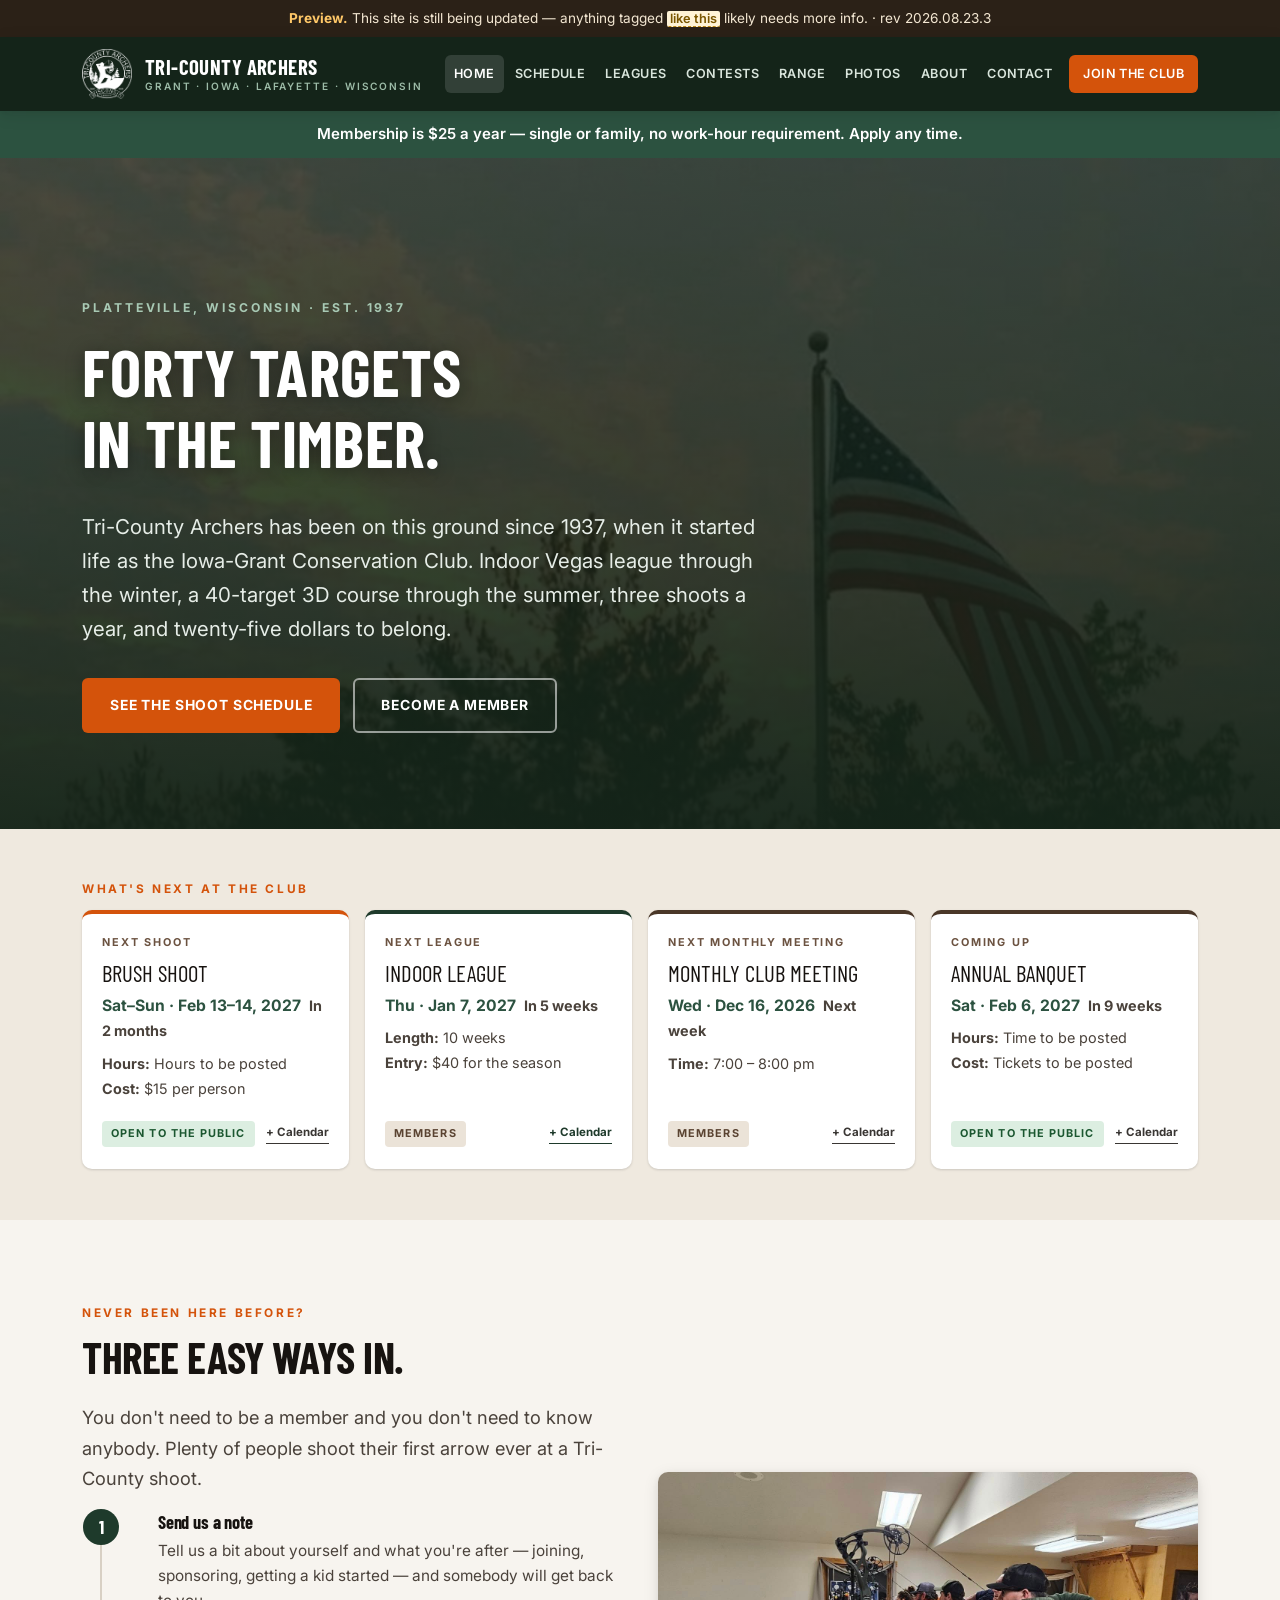
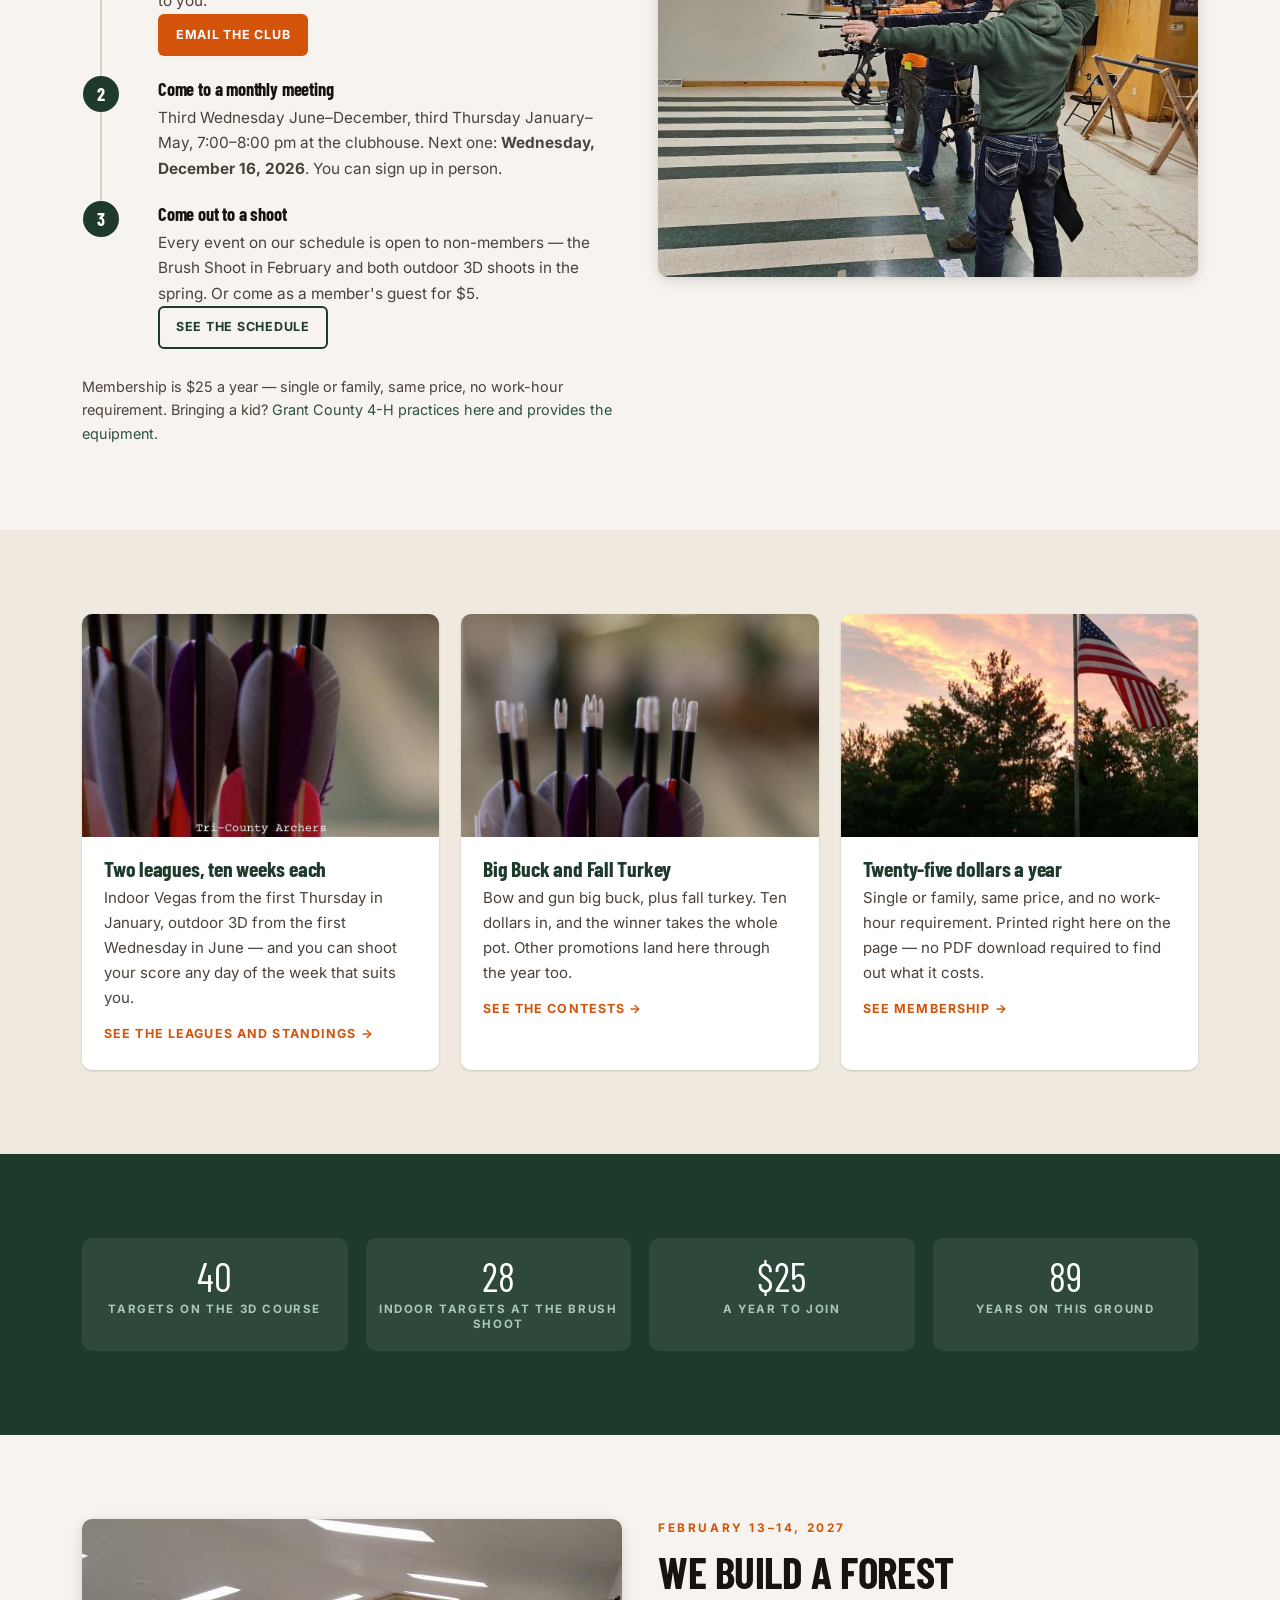
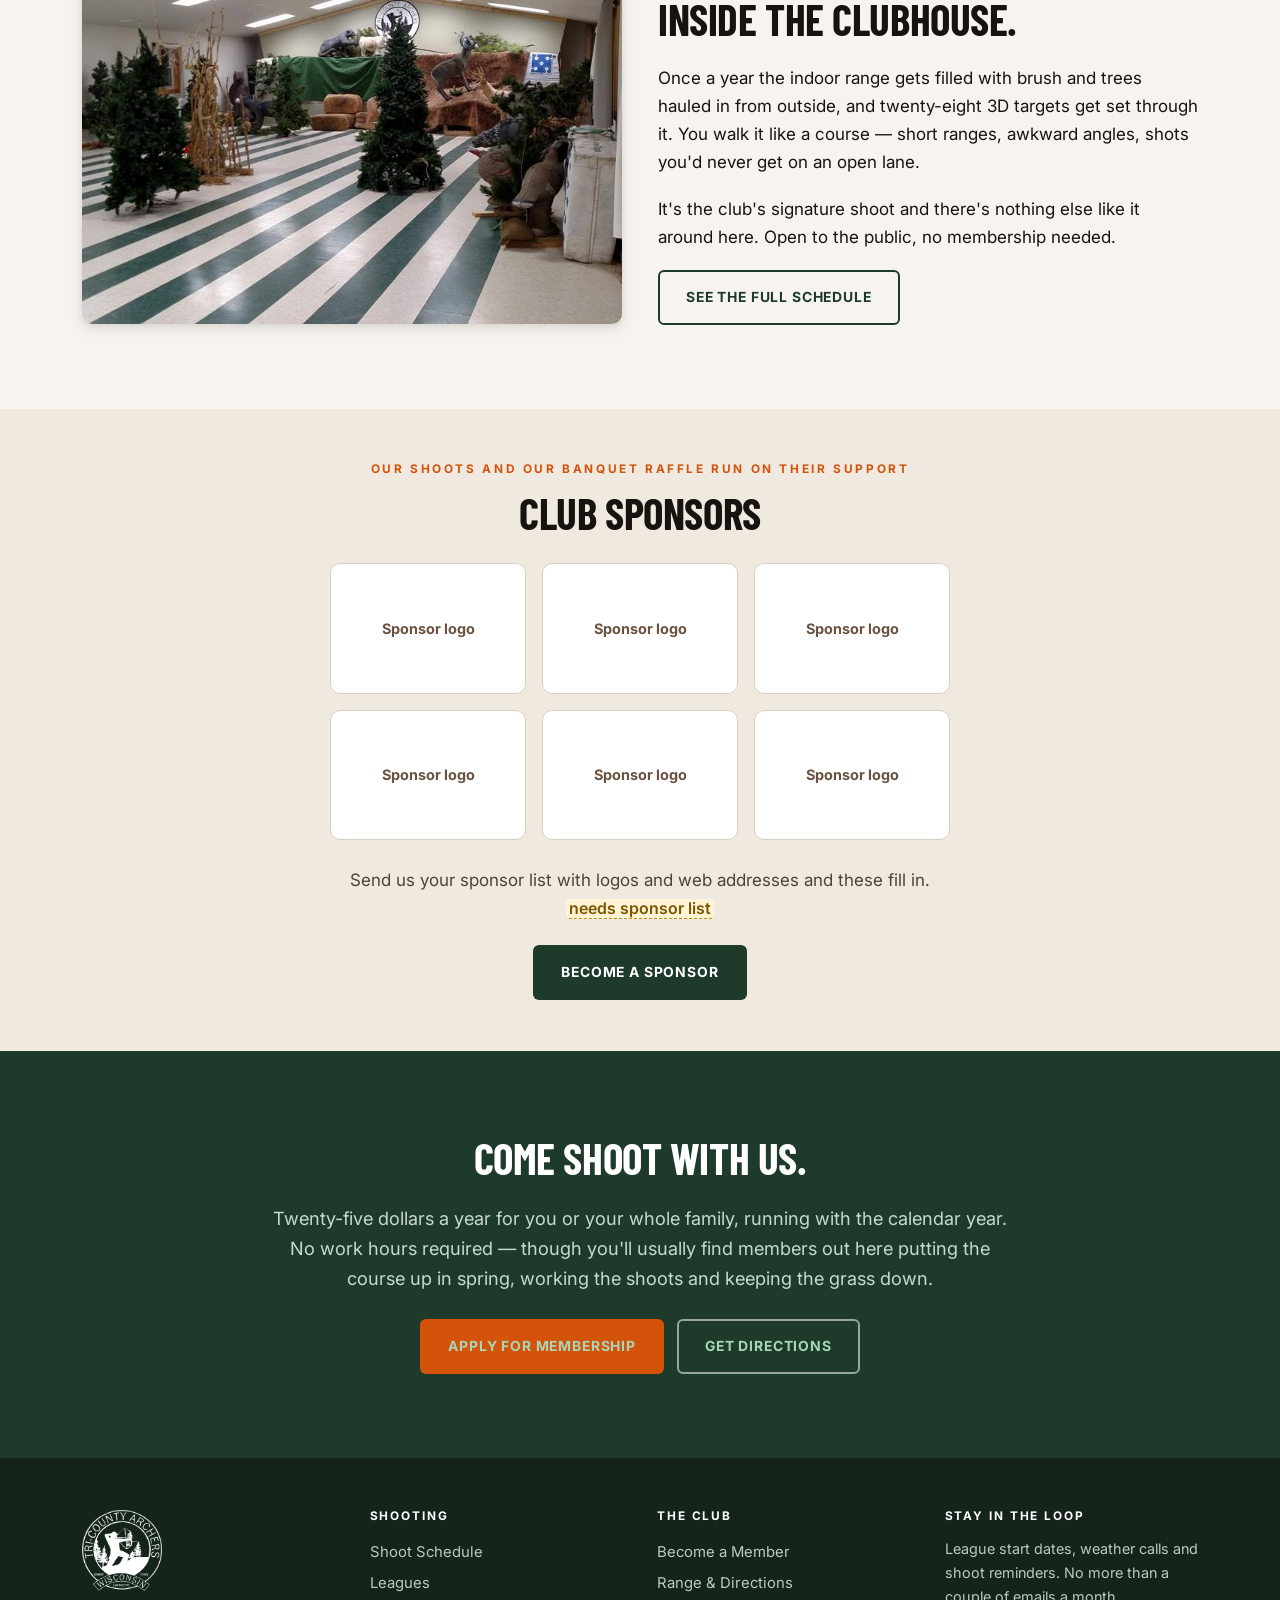
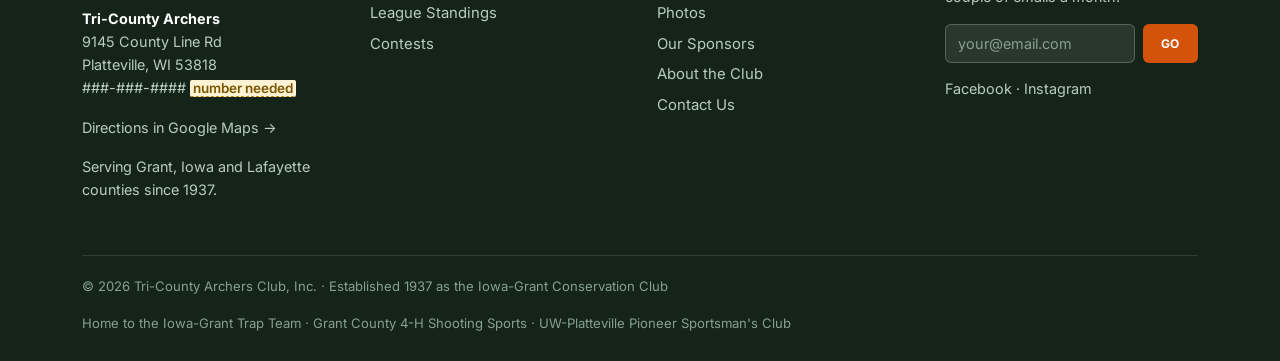
<file: index.html>
<!DOCTYPE html>
<html lang="en">
<head>
<meta charset="utf-8">
<meta name="viewport" content="width=device-width, initial-scale=1">
<title>Home · Tri-County Archers · Platteville, Wisconsin</title>
<meta name="description" content="Tri-County Archers is an archery club in Platteville, Wisconsin serving Grant, Iowa and Lafayette counties. Established 1937. 3D shoots, indoor Vegas league, outdoor 3D league. $25 a year.">
<link rel="icon" href="favicon.png">
<link rel="preconnect" href="https://fonts.googleapis.com">
<link rel="preconnect" href="https://fonts.gstatic.com" crossorigin>
<link href="https://fonts.googleapis.com/css2?family=Barlow+Condensed:wght@600;700&family=Inter:wght@400;600;700&display=swap" rel="stylesheet">
<link rel="stylesheet" href="assets/css/site.css?v=2026.08.23.3">
</head>
<body>
<div class="draftbar"><div class="wrap"><strong>Preview.</strong> This site is still being updated — anything tagged <span class="tbd">like this</span> likely needs more info. · rev 2026.08.23.3</div></div>
<header class="hdr">
  <div class="hdr-in">
    <a class="brand" href="index.html">
      <img src="assets/img/logo-white.png" alt="Tri-County Archers logo">
      <span class="brand-txt">
        <span class="brand-name">Tri-County Archers</span>
        <span class="brand-sub">Grant · Iowa · Lafayette · Wisconsin</span>
      </span>
    </a>
    <button class="burger" aria-label="Menu">☰</button>
    <nav class="nav">
      <a href="index.html" class="on">Home</a><a href="schedule.html" class="">Schedule</a><a href="leagues.html" class="">Leagues</a><a href="contests.html" class="">Contests</a><a href="range.html" class="">Range</a><a href="photos.html" class="">Photos</a><a href="about.html" class="">About</a><a href="contact.html" class="">Contact</a>
      <a href="membership.html" class="cta">Join the Club</a>
    </nav>
  </div>
</header>

<div id="alert"></div>

<section class="hero">
  <div class="hero-bg" style="background-image:url('assets/img/flag-sunset.jpg')"></div>
  <div class="hero-in">
    <div class="hero-eyebrow">Platteville, Wisconsin · Est. <span data-club="founded">1937</span></div>
    <h1>Forty targets<br>in the timber.</h1>
    <p class="hero-lede">Tri-County Archers has been on this ground since 1937, when it started life as
      the Iowa-Grant Conservation Club. Indoor Vegas league through the winter, a 40-target 3D course
      through the summer, three shoots a year, and twenty-five dollars to belong.</p>
    <div class="hero-btns">
      <a href="schedule.html" class="btn btn-blaze">See the shoot schedule</a>
      <a href="membership.html" class="btn btn-ghost">Become a member</a>
    </div>
  </div>
</section>

<!-- WHAT'S NEXT -->
<section class="sec sec-tight" style="background:var(--cream-warm)">
  <div class="wrap">
    <div class="eyebrow">What's next at the club</div>
    <div class="nextup" id="nextup"></div>
  </div>
</section>

<!-- NEVER BEEN HERE BEFORE -->
<section class="sec">
  <div class="wrap">
    <div class="split">
      <div>
        <div class="eyebrow">Never been here before?</div>
        <h2>Three easy ways in.</h2>
        <p class="lead">You don't need to be a member and you don't need to know anybody.
          Plenty of people shoot their first arrow ever at a Tri-County shoot.</p>
        <ol class="steps" style="margin-bottom:26px">
          <li>
            <h3>Send us a note</h3>
            <p>Tell us a bit about yourself and what you're after — joining, sponsoring, getting a kid
              started — and somebody will get back to you.</p>
            <a href="contact.html" class="btn btn-blaze btn-sm">Email the club</a>
          </li>
          <li>
            <h3>Come to a monthly meeting</h3>
            <p>Third Wednesday June&ndash;December, third Thursday January&ndash;May, 7:00&ndash;8:00 pm at the
              clubhouse. Next one: <strong data-next="meeting">&mdash;</strong>. You can sign up in person.</p>
          </li>
          <li>
            <h3>Come out to a shoot</h3>
            <p>Every event on our schedule is open to non-members &mdash; the Brush Shoot in February and
              both outdoor 3D shoots in the spring. Or come as a member's guest for
              $<span data-club="guestFee">5</span>.</p>
            <a href="schedule.html" class="btn btn-out btn-sm">See the schedule</a>
          </li>
        </ol>
        <p class="small muted" style="margin:0">Membership is $<span data-club="dues">25</span> a year &mdash;
          single or family, same price, no work-hour requirement. Bringing a kid?
          <a href="membership.html#youth">Grant County 4-H practices here and provides the equipment.</a></p>
      </div>
      <div class="split-img">
        <img src="assets/img/indoor-archers.jpg" alt="Archers on the indoor line at the Tri-County Archers clubhouse">
      </div>
    </div>
  </div>
</section>

<!-- THREE TILES -->
<section class="sec sec-cream">
  <div class="wrap">
    <div class="grid g3">
      <a class="tile card-link" href="leagues.html">
        <img class="card-img" src="assets/img/arrows-wide.jpg" alt="Arrows in a quiver on the indoor range">
        <div class="tile-body">
          <h3>Two leagues, ten weeks each</h3>
          <p>Indoor Vegas from the first Thursday in January, outdoor 3D from the first Wednesday in
             June — and you can shoot your score any day of the week that suits you.</p>
          <span class="tile-more">See the leagues and standings &rarr;</span>
        </div>
      </a>
      <a class="tile card-link" href="contests.html">
        <img class="card-img" src="assets/img/arrows.jpg" alt="Arrows and vanes on the indoor line">
        <div class="tile-body">
          <h3>Big Buck and Fall Turkey</h3>
          <p>Bow and gun big buck, plus fall turkey. Ten dollars in, and the winner takes the whole
             pot. Other promotions land here through the year too.</p>
          <span class="tile-more">See the contests &rarr;</span>
        </div>
      </a>
      <a class="tile card-link" href="membership.html">
        <img class="card-img" src="assets/img/banner-sunset.jpg" alt="Sunset over the Tri-County Archers grounds">
        <div class="tile-body">
          <h3>Twenty-five dollars a year</h3>
          <p>Single or family, same price, and no work-hour requirement. Printed right here on the
             page — no PDF download required to find out what it costs.</p>
          <span class="tile-more">See membership →</span>
        </div>
      </a>
    </div>
  </div>
</section>

<!-- STATS -->
<section class="sec sec-forest">
  <div class="wrap">
    <div class="stats">
      <div class="stat"><div class="n" data-club="targetsOutdoor">40</div><div class="l">Targets on the 3D course</div></div>
      <div class="stat"><div class="n" data-club="targetsIndoor">28</div><div class="l">Indoor targets at the Brush Shoot</div></div>
      <div class="stat"><div class="n">$25</div><div class="l">A year to join</div></div>
      <div class="stat"><div class="n" data-club="years">89</div><div class="l">Years on this ground</div></div>
    </div>
  </div>
</section>

<!-- BRUSH SHOOT -->
<section class="sec">
  <div class="wrap">
    <div class="split">
      <div class="split-img">
        <img src="assets/img/indoor-3d-Brush-shoot.jpg" alt="The clubhouse set up as an indoor 3D brush shoot course">
      </div>
      <div>
        <div class="eyebrow" data-event-date="Brush Shoot">February 13–14, 2027</div>
        <h2>We build a forest<br>inside the clubhouse.</h2>
        <p>Once a year the indoor range gets filled with brush and trees hauled in from outside, and
          twenty-eight 3D targets get set through it. You walk it like a course — short ranges,
          awkward angles, shots you'd never get on an open lane.</p>
        <p>It's the club's signature shoot and there's nothing else like it around here. Open to
          the public, no membership needed.</p>
        <a href="schedule.html" class="btn btn-out">See the full schedule</a>
      </div>
    </div>
  </div>
</section>

<!-- SPONSORS STRIP -->
<section class="sec sec-tight sec-cream">
  <div class="wrap center">
    <div class="eyebrow" style="text-align:center">Our shoots and our banquet raffle run on their support</div>
    <h2 style="margin-bottom:26px">Club sponsors</h2>
    <div class="spons" style="max-width:620px;margin:0 auto 26px;grid-template-columns:repeat(3,1fr)">
      <div class="spon">Sponsor logo</div>
      <div class="spon">Sponsor logo</div>
      <div class="spon">Sponsor logo</div>
      <div class="spon">Sponsor logo</div>
      <div class="spon">Sponsor logo</div>
      <div class="spon">Sponsor logo</div>
    </div>
    <p class="muted" style="max-width:36em;margin:0 auto 22px">
      Send us your sponsor list with logos and web addresses and these fill in.
      <span class="tbd">needs sponsor list</span></p>
    <a href="sponsors.html" class="btn btn-forest">Become a sponsor</a>
  </div>
</section>

<!-- CTA -->
<section class="sec sec-forest">
  <div class="wrap narrow center">
    <h2>Come shoot with us.</h2>
    <p class="lead" style="color:#C7DACD">Twenty-five dollars a year for you or your whole family,
      running with the calendar year. No work hours required — though you'll usually find members out
      here putting the course up in spring, working the shoots and keeping the grass down.</p>
    <div class="hero-btns" style="justify-content:center;margin-top:26px">
      <a href="membership.html" class="btn btn-blaze">Apply for membership</a>
      <a href="range.html" class="btn btn-ghost">Get directions</a>
    </div>
  </div>
</section>

<footer class="ftr">
  <div class="wrap">
    <div class="ftr-grid">
      <div class="ftr-brand">
        <img src="assets/img/logo-white.png" alt="">
        <p><strong style="color:#fff">Tri-County Archers</strong><br>
        9145 County Line Rd<br>Platteville, WI 53818<br>
        <span data-club="phone">###-###-####</span> <span class="tbd">number needed</span></p>
        <p class="small"><a href="https://www.google.com/maps/dir/?api=1&destination=9145+County+Line+Rd%2C+Platteville%2C+WI+53818" style="display:inline" target="_blank" rel="noopener noreferrer">Directions in Google Maps &rarr;</a></p>
        <p class="small">Serving Grant, Iowa and Lafayette counties since
          <span data-club="founded">1937</span>.</p>
      </div>
      <div>
        <h4>Shooting</h4>
        <a href="schedule.html">Shoot Schedule</a>
        <a href="leagues.html">Leagues</a>
        <a href="leagues.html#standings">League Standings</a>
        <a href="contests.html">Contests</a>
      </div>
      <div>
        <h4>The Club</h4>
        <a href="membership.html">Become a Member</a>
        <a href="range.html">Range &amp; Directions</a>
        <a href="photos.html">Photos</a>
        <a href="sponsors.html">Our Sponsors</a>
        <a href="about.html">About the Club</a>
        <a href="contact.html">Contact Us</a>
      </div>
      <div>
        <h4>Stay in the loop</h4>
        <p class="small">League start dates, weather calls and shoot reminders. No more than a couple of emails a month.</p>
        <form class="news" onsubmit="event.preventDefault();this.innerHTML='<p class=\'small\' style=\'margin:0;color:#A8D5B8\'>Thanks — you\'re on the list.</p>'">
          <input type="email" placeholder="your@email.com" required aria-label="Email">
          <button class="btn btn-blaze btn-sm" type="submit">Go</button>
        </form>
        <p class="small" style="margin-top:14px">
          <a href="https://www.facebook.com/TriCountyArchers/" style="display:inline" target="_blank" rel="noopener noreferrer">Facebook</a> ·
          <a href="https://www.instagram.com/tricountyarchers/" style="display:inline" target="_blank" rel="noopener noreferrer">Instagram</a></p>
      </div>
    </div>
    <div class="ftr-bot">
      <span>&copy; <span data-year>2026</span> Tri-County Archers Club, Inc. · Established 1937 as the Iowa-Grant Conservation Club</span>
      <span>Home to the Iowa-Grant Trap Team · Grant County 4-H Shooting Sports · UW-Platteville Pioneer Sportsman's Club</span>
    </div>
  </div>
</footer>
<script src="assets/js/data.js?v=2026.08.23.3"></script>
<script src="assets/js/site.js?v=2026.08.23.3"></script>
</body>
</html>
</file>
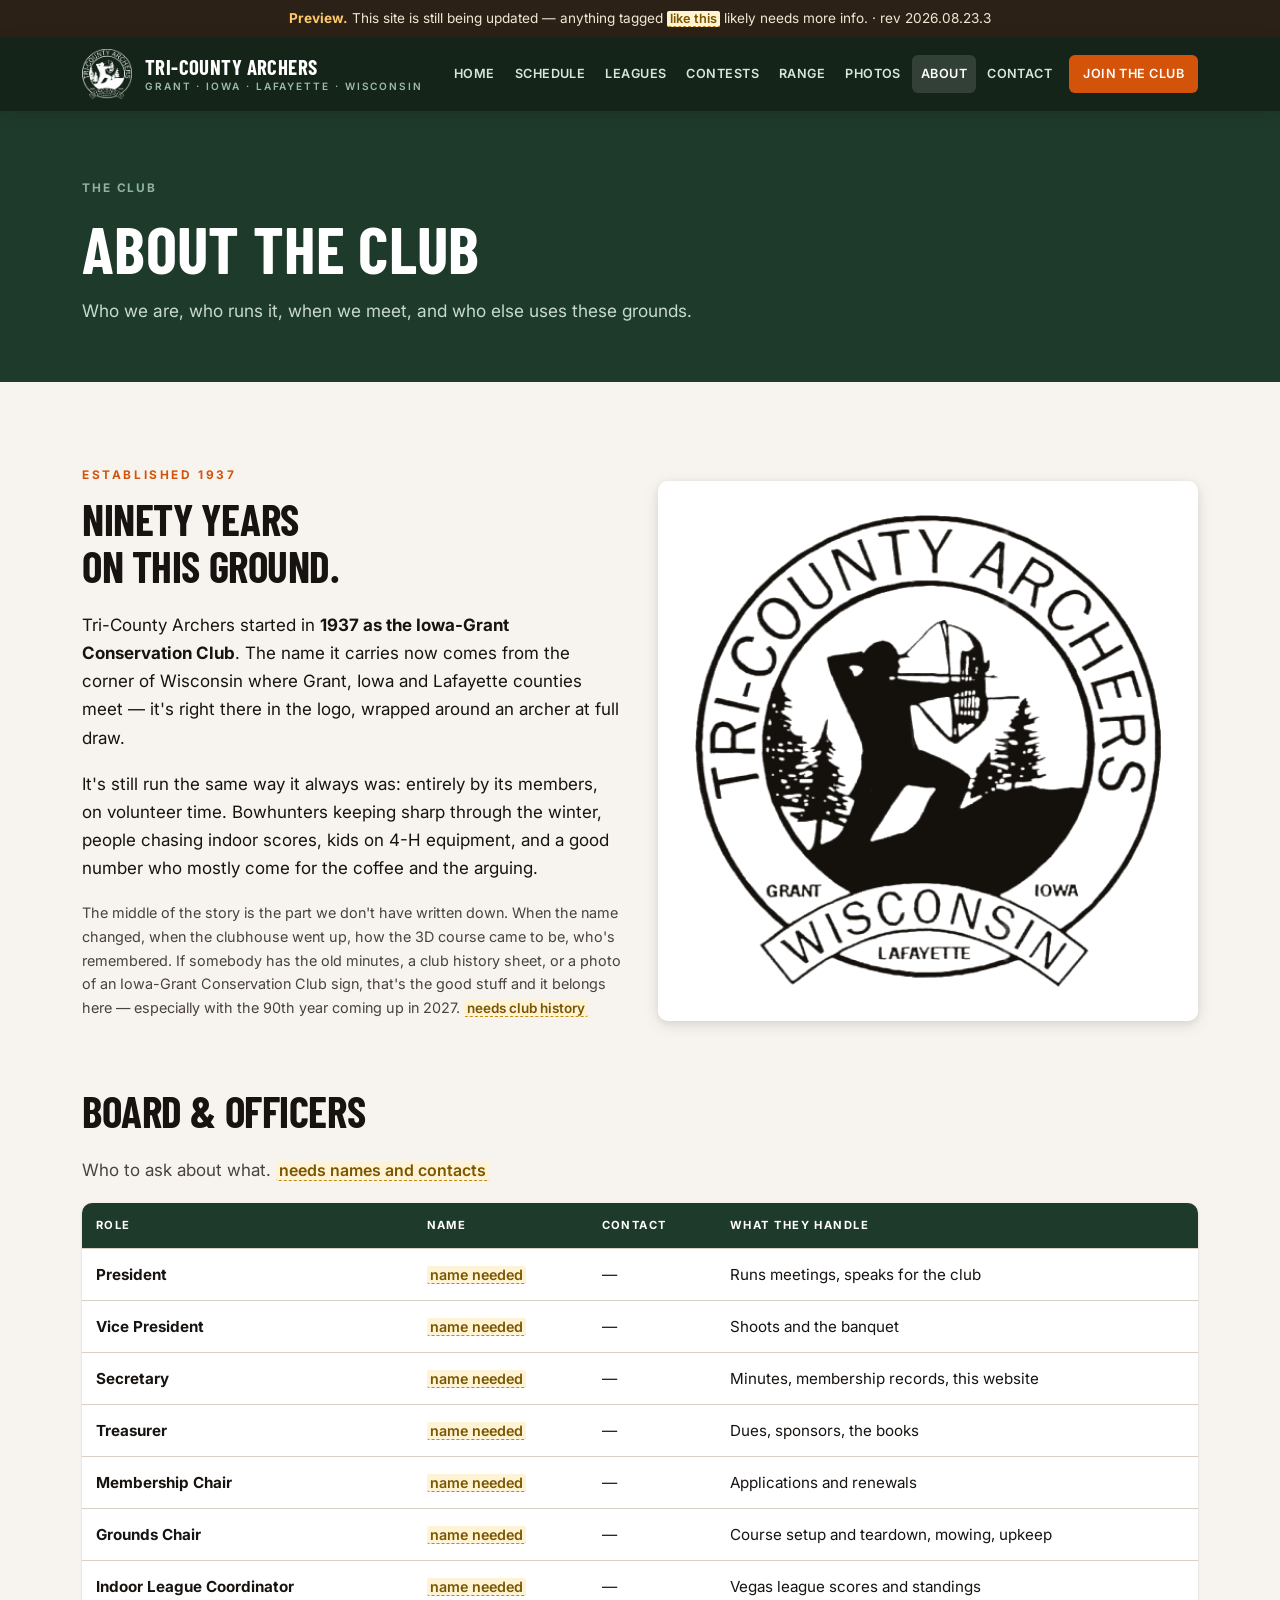
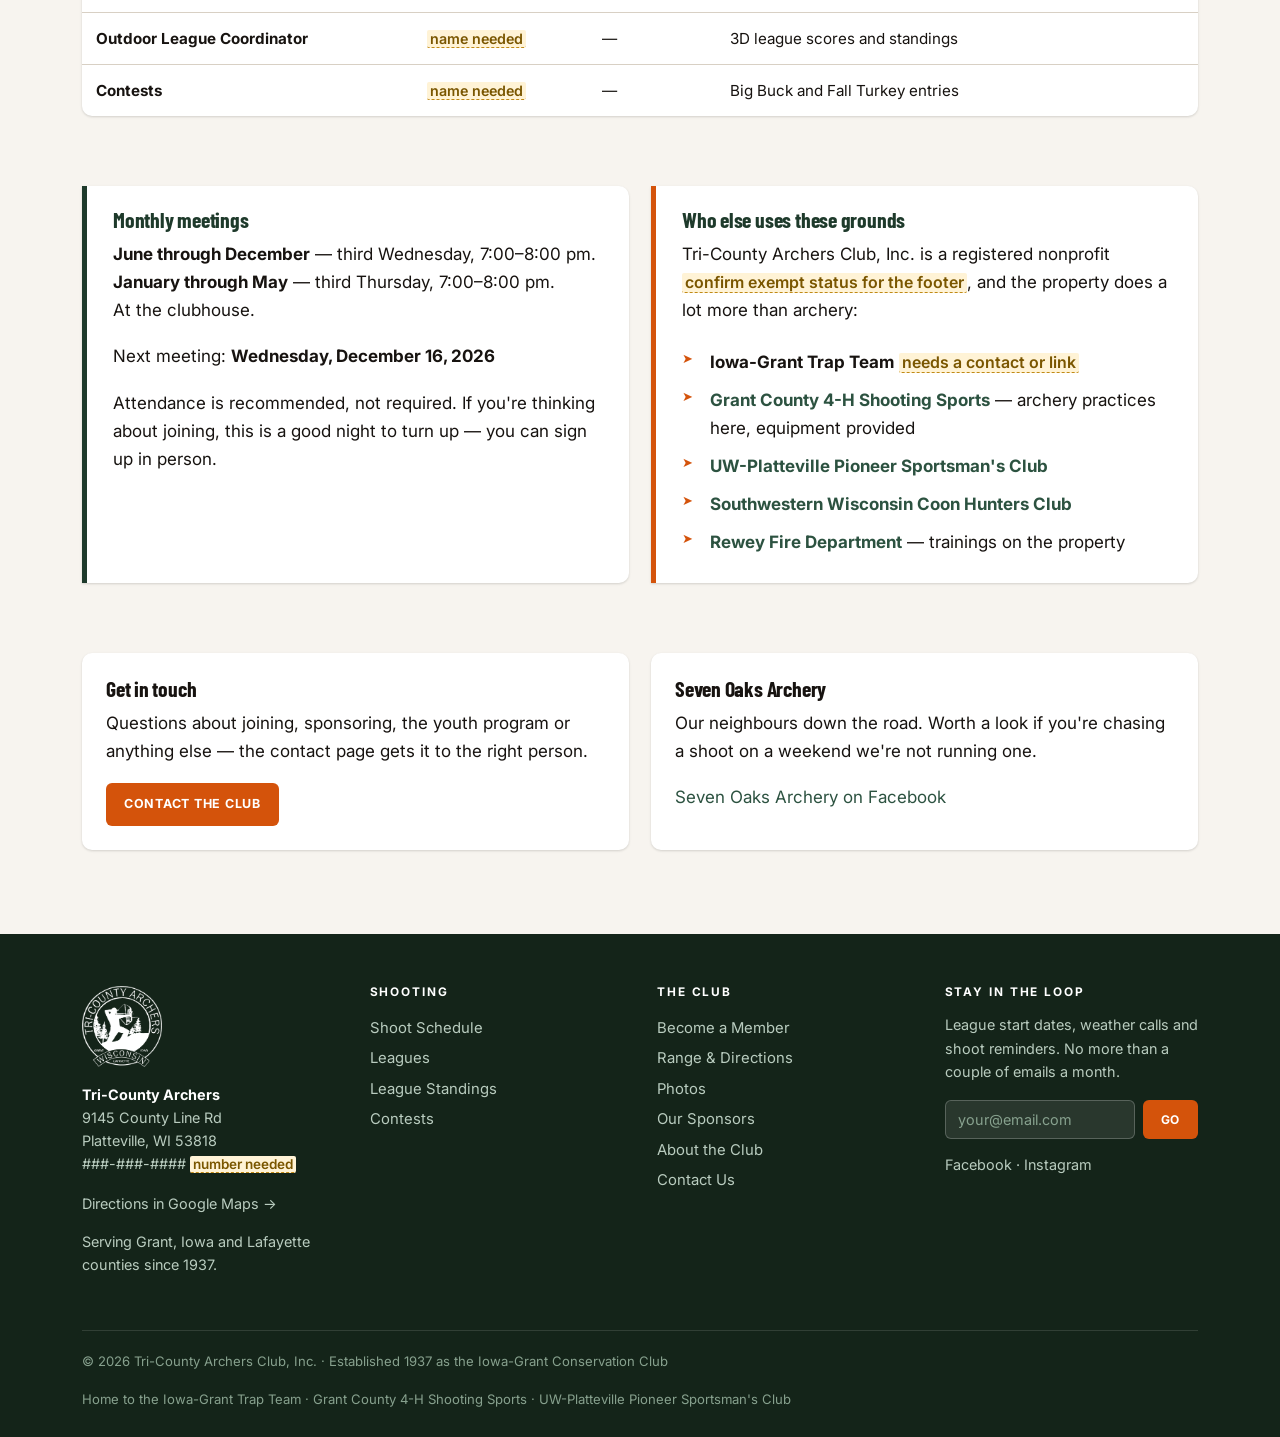
<file: about.html>
<!DOCTYPE html>
<html lang="en">
<head>
<meta charset="utf-8">
<meta name="viewport" content="width=device-width, initial-scale=1">
<title>About the Club · Tri-County Archers · Platteville, Wisconsin</title>
<meta name="description" content="About Tri-County Archers — established 1937 as the Iowa-Grant Conservation Club. Board, meeting schedule, the groups who use our grounds, and the groups who use our grounds.">
<link rel="icon" href="favicon.png">
<link rel="preconnect" href="https://fonts.googleapis.com">
<link rel="preconnect" href="https://fonts.gstatic.com" crossorigin>
<link href="https://fonts.googleapis.com/css2?family=Barlow+Condensed:wght@600;700&family=Inter:wght@400;600;700&display=swap" rel="stylesheet">
<link rel="stylesheet" href="assets/css/site.css?v=2026.08.23.3">
</head>
<body>
<div class="draftbar"><div class="wrap"><strong>Preview.</strong> This site is still being updated — anything tagged <span class="tbd">like this</span> likely needs more info. · rev 2026.08.23.3</div></div>
<header class="hdr">
  <div class="hdr-in">
    <a class="brand" href="index.html">
      <img src="assets/img/logo-white.png" alt="Tri-County Archers logo">
      <span class="brand-txt">
        <span class="brand-name">Tri-County Archers</span>
        <span class="brand-sub">Grant · Iowa · Lafayette · Wisconsin</span>
      </span>
    </a>
    <button class="burger" aria-label="Menu">☰</button>
    <nav class="nav">
      <a href="index.html" class="">Home</a><a href="schedule.html" class="">Schedule</a><a href="leagues.html" class="">Leagues</a><a href="contests.html" class="">Contests</a><a href="range.html" class="">Range</a><a href="photos.html" class="">Photos</a><a href="about.html" class="on">About</a><a href="contact.html" class="">Contact</a>
      <a href="membership.html" class="cta">Join the Club</a>
    </nav>
  </div>
</header>
<section class="phead"><div class="wrap">
  <div class="crumb">The club</div><h1>About the Club</h1><p>Who we are, who runs it, when we meet, and who else uses these grounds.</p>
</div></section>
<section class="sec">
  <div class="wrap">

    <div class="split" style="margin-bottom:52px">
      <div>
        <div class="eyebrow">Established <span data-club="founded">1937</span></div>
        <h2>Ninety years<br>on this ground.</h2>
        <p>Tri-County Archers started in <strong>1937 as the Iowa-Grant Conservation Club</strong>.
          The name it carries now comes from the corner of Wisconsin where Grant, Iowa and Lafayette
          counties meet — it's right there in the logo, wrapped around an archer at full draw.</p>
        <p>It's still run the same way it always was: entirely by its members, on volunteer time.
          Bowhunters keeping sharp through the winter, people chasing indoor scores, kids on 4-H
          equipment, and a good number who mostly come for the coffee and the arguing.</p>
        <p class="small muted">The middle of the story is the part we don't have written down. When the
          name changed, when the clubhouse went up, how the 3D course came to be, who's remembered. If
          somebody has the old minutes, a club history sheet, or a photo of an Iowa-Grant Conservation
          Club sign, that's the good stuff and it belongs here — especially with the 90th year coming
          up in 2027. <span class="tbd">needs club history</span></p>
      </div>
      <div class="split-img">
        <img src="assets/img/logo-dark.png" alt="Tri-County Archers logo" style="aspect-ratio:1;object-fit:contain;background:#fff;padding:34px">
      </div>
    </div>

    <h2 id="board">Board &amp; officers</h2>
    <p class="muted" style="max-width:44em">Who to ask about what.
      <span class="tbd">needs names and contacts</span></p>
    <div class="tbl-wrap" style="margin-bottom:44px">
      <table class="t stack">
        <thead><tr><th>Role</th><th>Name</th><th>Contact</th><th>What they handle</th></tr></thead>
        <tbody>
          <tr><td data-l="Role"><strong>President</strong></td><td data-l="Name"><span class="tbd">name needed</span></td><td data-l="Contact">—</td><td data-l="Handles">Runs meetings, speaks for the club</td></tr>
          <tr><td data-l="Role"><strong>Vice President</strong></td><td data-l="Name"><span class="tbd">name needed</span></td><td data-l="Contact">—</td><td data-l="Handles">Shoots and the banquet</td></tr>
          <tr><td data-l="Role"><strong>Secretary</strong></td><td data-l="Name"><span class="tbd">name needed</span></td><td data-l="Contact">—</td><td data-l="Handles">Minutes, membership records, this website</td></tr>
          <tr><td data-l="Role"><strong>Treasurer</strong></td><td data-l="Name"><span class="tbd">name needed</span></td><td data-l="Contact">—</td><td data-l="Handles">Dues, sponsors, the books</td></tr>
          <tr><td data-l="Role"><strong>Membership Chair</strong></td><td data-l="Name"><span class="tbd">name needed</span></td><td data-l="Contact">—</td><td data-l="Handles">Applications and renewals</td></tr>
          <tr><td data-l="Role"><strong>Grounds Chair</strong></td><td data-l="Name"><span class="tbd">name needed</span></td><td data-l="Contact">—</td><td data-l="Handles">Course setup and teardown, mowing, upkeep</td></tr>
          <tr><td data-l="Role"><strong>Indoor League Coordinator</strong></td><td data-l="Name"><span class="tbd">name needed</span></td><td data-l="Contact">—</td><td data-l="Handles">Vegas league scores and standings</td></tr>
          <tr><td data-l="Role"><strong>Outdoor League Coordinator</strong></td><td data-l="Name"><span class="tbd">name needed</span></td><td data-l="Contact">—</td><td data-l="Handles">3D league scores and standings</td></tr>
          <tr><td data-l="Role"><strong>Contests</strong></td><td data-l="Name"><span class="tbd">name needed</span></td><td data-l="Contact">&mdash;</td><td data-l="Handles">Big Buck and Fall Turkey entries</td></tr>
        </tbody>
      </table>
    </div>

    <div class="grid g2" style="margin-bottom:44px">
      <div class="call call-forest">
        <h3>Monthly meetings</h3>
        <p><strong>June through December</strong> — third Wednesday, 7:00–8:00 pm.<br>
           <strong>January through May</strong> — third Thursday, 7:00–8:00 pm.<br>
           At the clubhouse.</p>
        <p>Next meeting: <strong data-next="meeting">—</strong></p>
        <p style="margin-bottom:0">Attendance is recommended, not required. If you're thinking about
          joining, this is a good night to turn up — you can sign up in person.</p>
      </div>
      <div class="call">
        <h3>Who else uses these grounds</h3>
        <p>Tri-County Archers Club, Inc. is a registered nonprofit
          <span class="tbd">confirm exempt status for the footer</span>, and the property does a lot
          more than archery:</p>
        <ul class="tick" style="margin-bottom:0">
          <li><strong>Iowa-Grant Trap Team</strong> <span class="tbd">needs a contact or link</span></li>
          <li><strong><a href="https://grant.extension.wisc.edu/" target="_blank" rel="noopener noreferrer">Grant County 4-H Shooting Sports</a></strong>
              — archery practices here, equipment provided</li>
          <li><strong><a href="https://www.facebook.com/UWPlattevillePioneerSportmansClub/" target="_blank" rel="noopener noreferrer">UW-Platteville
              Pioneer Sportsman's Club</a></strong></li>
          <li><strong><a href="https://www.facebook.com/SWWCHC/" target="_blank" rel="noopener noreferrer">Southwestern Wisconsin Coon Hunters
              Club</a></strong></li>
          <li><strong><a href="https://www.facebook.com/ReweyFire/" target="_blank" rel="noopener noreferrer">Rewey Fire Department</a></strong>
              — trainings on the property</li>
        </ul>
      </div>
    </div>

    <div class="grid g2">
      <div class="card card-pad">
        <h3>Get in touch</h3>
        <p>Questions about joining, sponsoring, the youth program or anything else — the contact
          page gets it to the right person.</p>
        <p style="margin-bottom:0"><a href="contact.html" class="btn btn-blaze btn-sm">Contact the club</a></p>
      </div>
      <div class="card card-pad">
        <h3>Seven Oaks Archery</h3>
        <p>Our neighbours down the road. Worth a look if you're chasing a shoot on a weekend we're not
          running one.</p>
        <p style="margin-bottom:0"><a href="https://www.facebook.com/SevenOaksArcheryinc" target="_blank" rel="noopener noreferrer">Seven Oaks
          Archery on Facebook</a></p>
      </div>
    </div>
  </div>
</section>

<footer class="ftr">
  <div class="wrap">
    <div class="ftr-grid">
      <div class="ftr-brand">
        <img src="assets/img/logo-white.png" alt="">
        <p><strong style="color:#fff">Tri-County Archers</strong><br>
        9145 County Line Rd<br>Platteville, WI 53818<br>
        <span data-club="phone">###-###-####</span> <span class="tbd">number needed</span></p>
        <p class="small"><a href="https://www.google.com/maps/dir/?api=1&destination=9145+County+Line+Rd%2C+Platteville%2C+WI+53818" style="display:inline" target="_blank" rel="noopener noreferrer">Directions in Google Maps &rarr;</a></p>
        <p class="small">Serving Grant, Iowa and Lafayette counties since
          <span data-club="founded">1937</span>.</p>
      </div>
      <div>
        <h4>Shooting</h4>
        <a href="schedule.html">Shoot Schedule</a>
        <a href="leagues.html">Leagues</a>
        <a href="leagues.html#standings">League Standings</a>
        <a href="contests.html">Contests</a>
      </div>
      <div>
        <h4>The Club</h4>
        <a href="membership.html">Become a Member</a>
        <a href="range.html">Range &amp; Directions</a>
        <a href="photos.html">Photos</a>
        <a href="sponsors.html">Our Sponsors</a>
        <a href="about.html">About the Club</a>
        <a href="contact.html">Contact Us</a>
      </div>
      <div>
        <h4>Stay in the loop</h4>
        <p class="small">League start dates, weather calls and shoot reminders. No more than a couple of emails a month.</p>
        <form class="news" onsubmit="event.preventDefault();this.innerHTML='<p class=\'small\' style=\'margin:0;color:#A8D5B8\'>Thanks — you\'re on the list.</p>'">
          <input type="email" placeholder="your@email.com" required aria-label="Email">
          <button class="btn btn-blaze btn-sm" type="submit">Go</button>
        </form>
        <p class="small" style="margin-top:14px">
          <a href="https://www.facebook.com/TriCountyArchers/" style="display:inline" target="_blank" rel="noopener noreferrer">Facebook</a> ·
          <a href="https://www.instagram.com/tricountyarchers/" style="display:inline" target="_blank" rel="noopener noreferrer">Instagram</a></p>
      </div>
    </div>
    <div class="ftr-bot">
      <span>&copy; <span data-year>2026</span> Tri-County Archers Club, Inc. · Established 1937 as the Iowa-Grant Conservation Club</span>
      <span>Home to the Iowa-Grant Trap Team · Grant County 4-H Shooting Sports · UW-Platteville Pioneer Sportsman's Club</span>
    </div>
  </div>
</footer>
<script src="assets/js/data.js?v=2026.08.23.3"></script>
<script src="assets/js/site.js?v=2026.08.23.3"></script>
</body>
</html>
</file>
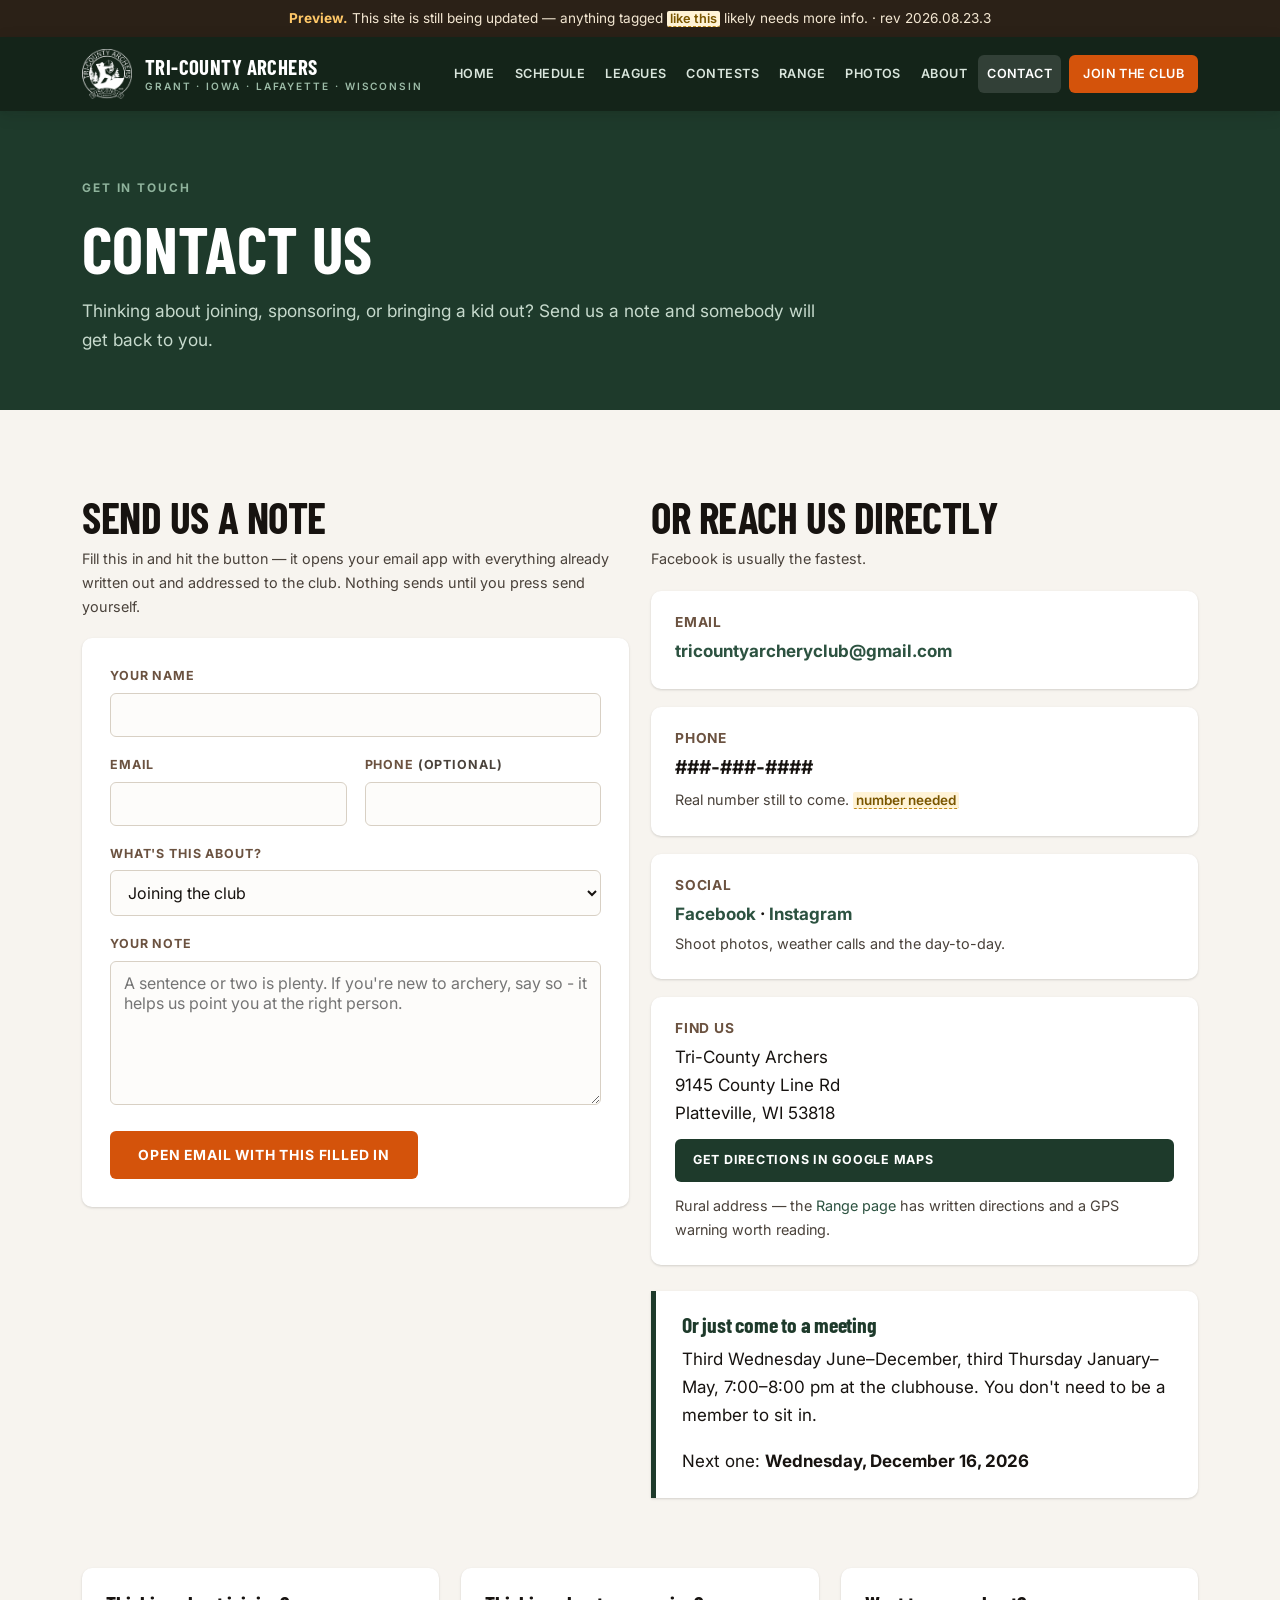
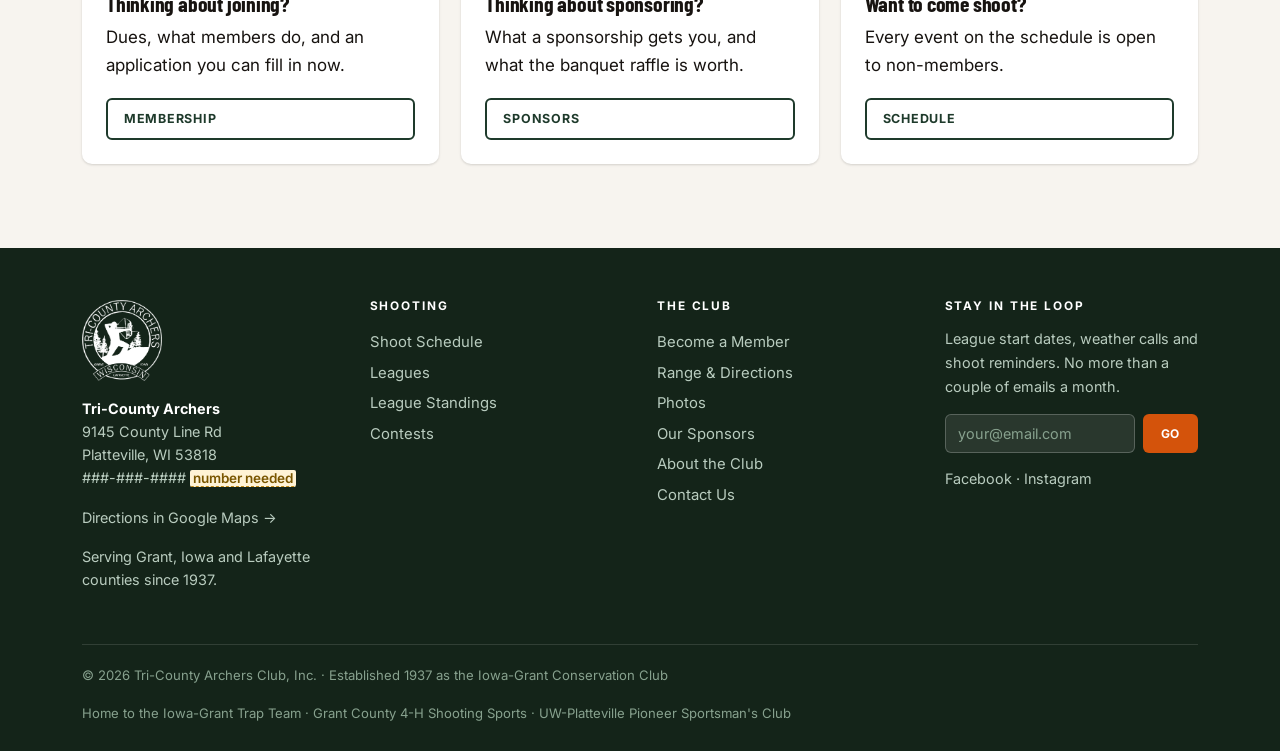
<file: contact.html>
<!DOCTYPE html>
<html lang="en">
<head>
<meta charset="utf-8">
<meta name="viewport" content="width=device-width, initial-scale=1">
<title>Contact Us · Tri-County Archers · Platteville, Wisconsin</title>
<meta name="description" content="Contact Tri-County Archers — send us a note about joining, sponsoring, the youth program or anything else. Address, phone, directions and social.">
<link rel="icon" href="favicon.png">
<link rel="preconnect" href="https://fonts.googleapis.com">
<link rel="preconnect" href="https://fonts.gstatic.com" crossorigin>
<link href="https://fonts.googleapis.com/css2?family=Barlow+Condensed:wght@600;700&family=Inter:wght@400;600;700&display=swap" rel="stylesheet">
<link rel="stylesheet" href="assets/css/site.css?v=2026.08.23.3">
</head>
<body>
<div class="draftbar"><div class="wrap"><strong>Preview.</strong> This site is still being updated — anything tagged <span class="tbd">like this</span> likely needs more info. · rev 2026.08.23.3</div></div>
<header class="hdr">
  <div class="hdr-in">
    <a class="brand" href="index.html">
      <img src="assets/img/logo-white.png" alt="Tri-County Archers logo">
      <span class="brand-txt">
        <span class="brand-name">Tri-County Archers</span>
        <span class="brand-sub">Grant · Iowa · Lafayette · Wisconsin</span>
      </span>
    </a>
    <button class="burger" aria-label="Menu">☰</button>
    <nav class="nav">
      <a href="index.html" class="">Home</a><a href="schedule.html" class="">Schedule</a><a href="leagues.html" class="">Leagues</a><a href="contests.html" class="">Contests</a><a href="range.html" class="">Range</a><a href="photos.html" class="">Photos</a><a href="about.html" class="">About</a><a href="contact.html" class="on">Contact</a>
      <a href="membership.html" class="cta">Join the Club</a>
    </nav>
  </div>
</header>
<section class="phead"><div class="wrap">
  <div class="crumb">Get in touch</div><h1>Contact Us</h1><p>Thinking about joining, sponsoring, or bringing a kid out? Send us a note and somebody will get back to you.</p>
</div></section>
<section class="sec">
  <div class="wrap">
    <div class="grid g2">

      <div>
        <h2 style="margin-bottom:6px">Send us a note</h2>
        <p class="muted small" style="margin-bottom:20px">Fill this in and hit the button &mdash; it
          opens your email app with everything already written out and addressed to the club. Nothing
          sends until you press send yourself.</p>

        <form class="form" id="contact">
          <div class="fg"><label for="c-name">Your name</label><input id="c-name" required></div>
          <div class="fg fg-2">
            <div><label for="c-email">Email</label><input id="c-email" type="email" required></div>
            <div><label for="c-phone">Phone <span class="muted">(optional)</span></label><input id="c-phone" type="tel"></div>
          </div>
          <div class="fg">
            <label for="c-topic">What's this about?</label>
            <select id="c-topic">
              <option>Joining the club</option>
              <option>Sponsoring the club</option>
              <option>Youth archery and 4-H</option>
              <option>A shoot or league question</option>
              <option>Using the grounds</option>
              <option>Something else</option>
            </select>
          </div>
          <div class="fg">
            <label for="c-msg">Your note</label>
            <textarea id="c-msg" rows="6" required placeholder="A sentence or two is plenty. If you're new to archery, say so - it helps us point you at the right person."></textarea>
          </div>
          <button class="btn btn-blaze" type="submit">Open email with this filled in</button>
        </form>

        <div class="call hide" id="contact-done" style="margin-top:20px">
          <h3>Your email app should be opening.</h3>
          <p>Everything you typed is in the message, addressed to the club. Give it a read and press
            send.</p>
          <p style="margin-bottom:0" class="small muted">Nothing happened? Some browsers and webmail
            setups block this. Email the club directly at
            <a data-club-email href="#">tricountyarcheryclub@gmail.com</a>, or message us on
            <a href="https://www.facebook.com/TriCountyArchers/" target="_blank" rel="noopener noreferrer">Facebook</a>.</p>
        </div>
      </div>

      <div>
        <h2 style="margin-bottom:6px">Or reach us directly</h2>
        <p class="muted small" style="margin-bottom:20px">Facebook is usually the fastest.</p>

        <div class="card card-pad" style="margin-bottom:18px">
          <h4>Email</h4>
          <p style="font-weight:700;margin-bottom:0"><a data-club-email href="#">tricountyarcheryclub@gmail.com</a></p>
        </div>

        <div class="card card-pad" style="margin-bottom:18px">
          <h4>Phone</h4>
          <p style="font-size:1.2rem;font-weight:700;margin-bottom:4px" data-club="phone">###-###-####</p>
          <p class="small muted" style="margin:0">Real number still to come.
            <span class="tbd">number needed</span></p>
        </div>

        <div class="card card-pad" style="margin-bottom:18px">
          <h4>Social</h4>
          <p style="font-weight:700;margin-bottom:4px">
            <a href="https://www.facebook.com/TriCountyArchers/" target="_blank" rel="noopener noreferrer">Facebook</a> &middot; <a href="https://www.instagram.com/tricountyarchers/" target="_blank" rel="noopener noreferrer">Instagram</a></p>
          <p class="small muted" style="margin:0">Shoot photos, weather calls and the day-to-day.</p>
        </div>

        <div class="card card-pad" style="margin-bottom:18px">
          <h4>Find us</h4>
          <p style="margin-bottom:12px">Tri-County Archers<br>9145 County Line Rd<br>Platteville, WI 53818</p>
          <a class="btn btn-forest btn-sm" href="https://www.google.com/maps/dir/?api=1&destination=9145+County+Line+Rd%2C+Platteville%2C+WI+53818" target="_blank" rel="noopener noreferrer">Get directions in Google Maps</a>
          <p class="small muted" style="margin:12px 0 0">Rural address &mdash; the
            <a href="range.html">Range page</a> has written directions and a GPS warning worth reading.</p>
        </div>

        <div class="call call-forest">
          <h3>Or just come to a meeting</h3>
          <p>Third Wednesday June&ndash;December, third Thursday January&ndash;May, 7:00&ndash;8:00 pm at
            the clubhouse. You don't need to be a member to sit in.</p>
          <p style="margin-bottom:0">Next one: <strong data-next="meeting">&mdash;</strong></p>
        </div>
      </div>

    </div>

    <div class="grid g3" style="margin-top:44px">
      <div class="card card-pad">
        <h3>Thinking about joining?</h3>
        <p>Dues, what members do, and an application you can fill in now.</p>
        <a href="membership.html" class="btn btn-out btn-sm">Membership</a>
      </div>
      <div class="card card-pad">
        <h3>Thinking about sponsoring?</h3>
        <p>What a sponsorship gets you, and what the banquet raffle is worth.</p>
        <a href="sponsors.html" class="btn btn-out btn-sm">Sponsors</a>
      </div>
      <div class="card card-pad">
        <h3>Want to come shoot?</h3>
        <p>Every event on the schedule is open to non-members.</p>
        <a href="schedule.html" class="btn btn-out btn-sm">Schedule</a>
      </div>
    </div>
  </div>
</section>

<footer class="ftr">
  <div class="wrap">
    <div class="ftr-grid">
      <div class="ftr-brand">
        <img src="assets/img/logo-white.png" alt="">
        <p><strong style="color:#fff">Tri-County Archers</strong><br>
        9145 County Line Rd<br>Platteville, WI 53818<br>
        <span data-club="phone">###-###-####</span> <span class="tbd">number needed</span></p>
        <p class="small"><a href="https://www.google.com/maps/dir/?api=1&destination=9145+County+Line+Rd%2C+Platteville%2C+WI+53818" style="display:inline" target="_blank" rel="noopener noreferrer">Directions in Google Maps &rarr;</a></p>
        <p class="small">Serving Grant, Iowa and Lafayette counties since
          <span data-club="founded">1937</span>.</p>
      </div>
      <div>
        <h4>Shooting</h4>
        <a href="schedule.html">Shoot Schedule</a>
        <a href="leagues.html">Leagues</a>
        <a href="leagues.html#standings">League Standings</a>
        <a href="contests.html">Contests</a>
      </div>
      <div>
        <h4>The Club</h4>
        <a href="membership.html">Become a Member</a>
        <a href="range.html">Range &amp; Directions</a>
        <a href="photos.html">Photos</a>
        <a href="sponsors.html">Our Sponsors</a>
        <a href="about.html">About the Club</a>
        <a href="contact.html">Contact Us</a>
      </div>
      <div>
        <h4>Stay in the loop</h4>
        <p class="small">League start dates, weather calls and shoot reminders. No more than a couple of emails a month.</p>
        <form class="news" onsubmit="event.preventDefault();this.innerHTML='<p class=\'small\' style=\'margin:0;color:#A8D5B8\'>Thanks — you\'re on the list.</p>'">
          <input type="email" placeholder="your@email.com" required aria-label="Email">
          <button class="btn btn-blaze btn-sm" type="submit">Go</button>
        </form>
        <p class="small" style="margin-top:14px">
          <a href="https://www.facebook.com/TriCountyArchers/" style="display:inline" target="_blank" rel="noopener noreferrer">Facebook</a> ·
          <a href="https://www.instagram.com/tricountyarchers/" style="display:inline" target="_blank" rel="noopener noreferrer">Instagram</a></p>
      </div>
    </div>
    <div class="ftr-bot">
      <span>&copy; <span data-year>2026</span> Tri-County Archers Club, Inc. · Established 1937 as the Iowa-Grant Conservation Club</span>
      <span>Home to the Iowa-Grant Trap Team · Grant County 4-H Shooting Sports · UW-Platteville Pioneer Sportsman's Club</span>
    </div>
  </div>
</footer>
<script src="assets/js/data.js?v=2026.08.23.3"></script>
<script src="assets/js/site.js?v=2026.08.23.3"></script>
</body>
</html>
</file>
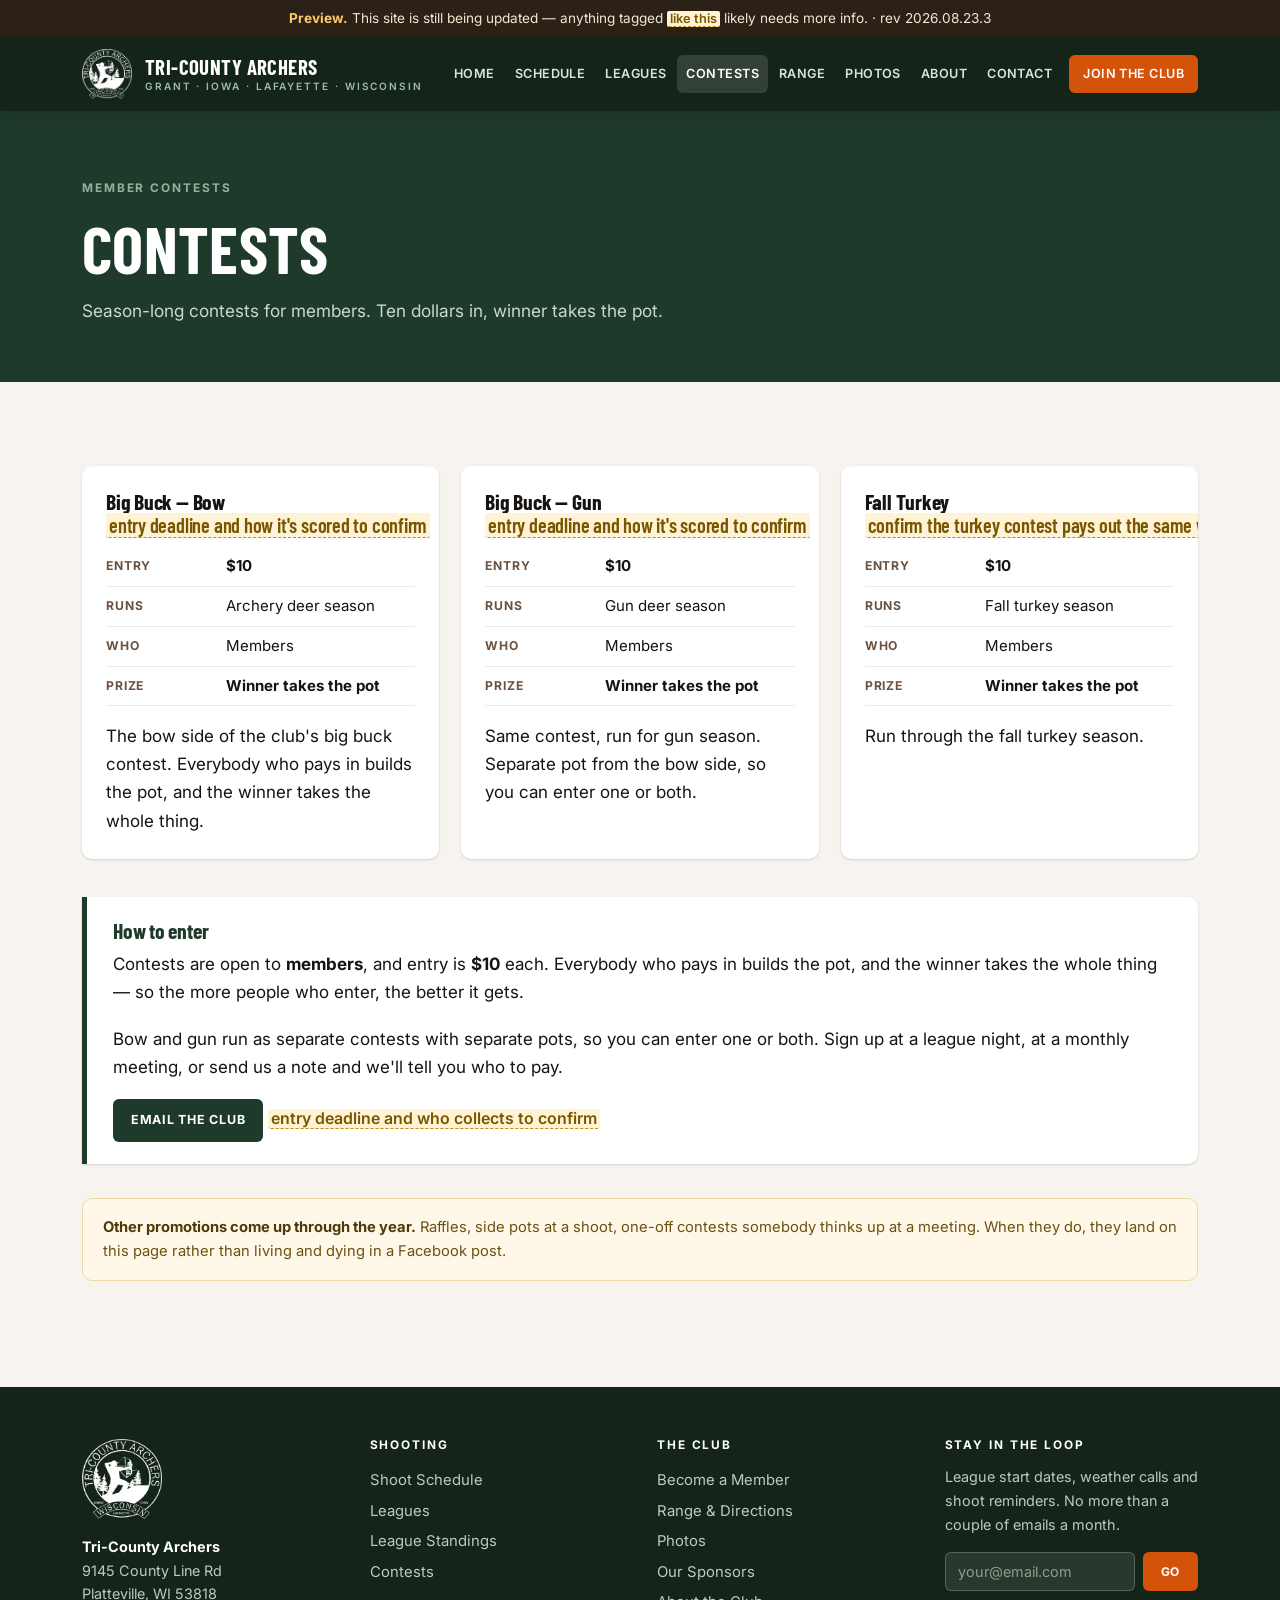
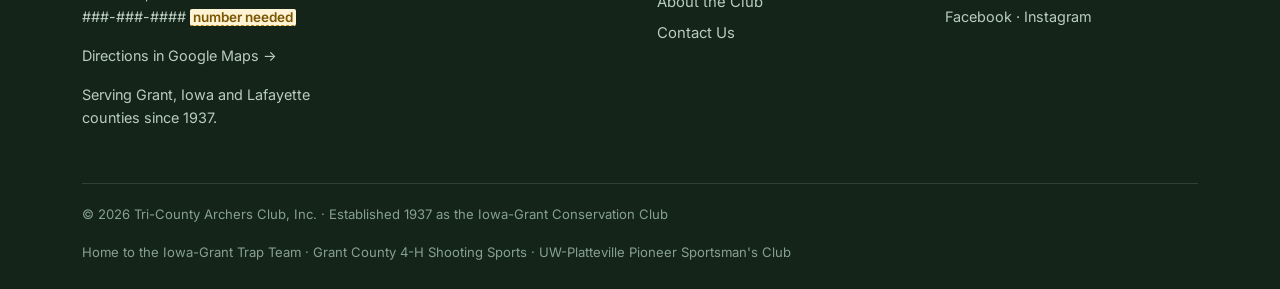
<file: contests.html>
<!DOCTYPE html>
<html lang="en">
<head>
<meta charset="utf-8">
<meta name="viewport" content="width=device-width, initial-scale=1">
<title>Contests · Tri-County Archers · Platteville, Wisconsin</title>
<meta name="description" content="Tri-County Archers member contests — Big Buck for bow and gun, and Fall Turkey. $10 to enter and the winner takes the pot.">
<link rel="icon" href="favicon.png">
<link rel="preconnect" href="https://fonts.googleapis.com">
<link rel="preconnect" href="https://fonts.gstatic.com" crossorigin>
<link href="https://fonts.googleapis.com/css2?family=Barlow+Condensed:wght@600;700&family=Inter:wght@400;600;700&display=swap" rel="stylesheet">
<link rel="stylesheet" href="assets/css/site.css?v=2026.08.23.3">
</head>
<body>
<div class="draftbar"><div class="wrap"><strong>Preview.</strong> This site is still being updated — anything tagged <span class="tbd">like this</span> likely needs more info. · rev 2026.08.23.3</div></div>
<header class="hdr">
  <div class="hdr-in">
    <a class="brand" href="index.html">
      <img src="assets/img/logo-white.png" alt="Tri-County Archers logo">
      <span class="brand-txt">
        <span class="brand-name">Tri-County Archers</span>
        <span class="brand-sub">Grant · Iowa · Lafayette · Wisconsin</span>
      </span>
    </a>
    <button class="burger" aria-label="Menu">☰</button>
    <nav class="nav">
      <a href="index.html" class="">Home</a><a href="schedule.html" class="">Schedule</a><a href="leagues.html" class="">Leagues</a><a href="contests.html" class="on">Contests</a><a href="range.html" class="">Range</a><a href="photos.html" class="">Photos</a><a href="about.html" class="">About</a><a href="contact.html" class="">Contact</a>
      <a href="membership.html" class="cta">Join the Club</a>
    </nav>
  </div>
</header>
<section class="phead"><div class="wrap">
  <div class="crumb">Member contests</div><h1>Contests</h1><p>Season-long contests for members. Ten dollars in, winner takes the pot.</p>
</div></section>
<section class="sec">
  <div class="wrap">

    <div class="grid g2" id="contests"></div>

    <div class="call call-forest" style="margin-top:38px">
      <h3>How to enter</h3>
      <p>Contests are open to <strong>members</strong>, and entry is <strong>$10</strong> each. Everybody
        who pays in builds the pot, and the winner takes the whole thing &mdash; so the more people who
        enter, the better it gets.</p>
      <p>Bow and gun run as separate contests with separate pots, so you can enter one or both. Sign up
        at a league night, at a monthly meeting, or send us a note and we'll tell you who to pay.</p>
      <p style="margin-bottom:0">
        <a href="contact.html" class="btn btn-forest btn-sm">Email the club</a>
        <span class="tbd">entry deadline and who collects to confirm</span></p>
    </div>

    <div class="note" style="margin-top:34px">
      <strong>Other promotions come up through the year.</strong> Raffles, side pots at a shoot,
      one-off contests somebody thinks up at a meeting. When they do, they land on this page rather
      than living and dying in a Facebook post.
    </div>

  </div>
</section>

<footer class="ftr">
  <div class="wrap">
    <div class="ftr-grid">
      <div class="ftr-brand">
        <img src="assets/img/logo-white.png" alt="">
        <p><strong style="color:#fff">Tri-County Archers</strong><br>
        9145 County Line Rd<br>Platteville, WI 53818<br>
        <span data-club="phone">###-###-####</span> <span class="tbd">number needed</span></p>
        <p class="small"><a href="https://www.google.com/maps/dir/?api=1&destination=9145+County+Line+Rd%2C+Platteville%2C+WI+53818" style="display:inline" target="_blank" rel="noopener noreferrer">Directions in Google Maps &rarr;</a></p>
        <p class="small">Serving Grant, Iowa and Lafayette counties since
          <span data-club="founded">1937</span>.</p>
      </div>
      <div>
        <h4>Shooting</h4>
        <a href="schedule.html">Shoot Schedule</a>
        <a href="leagues.html">Leagues</a>
        <a href="leagues.html#standings">League Standings</a>
        <a href="contests.html">Contests</a>
      </div>
      <div>
        <h4>The Club</h4>
        <a href="membership.html">Become a Member</a>
        <a href="range.html">Range &amp; Directions</a>
        <a href="photos.html">Photos</a>
        <a href="sponsors.html">Our Sponsors</a>
        <a href="about.html">About the Club</a>
        <a href="contact.html">Contact Us</a>
      </div>
      <div>
        <h4>Stay in the loop</h4>
        <p class="small">League start dates, weather calls and shoot reminders. No more than a couple of emails a month.</p>
        <form class="news" onsubmit="event.preventDefault();this.innerHTML='<p class=\'small\' style=\'margin:0;color:#A8D5B8\'>Thanks — you\'re on the list.</p>'">
          <input type="email" placeholder="your@email.com" required aria-label="Email">
          <button class="btn btn-blaze btn-sm" type="submit">Go</button>
        </form>
        <p class="small" style="margin-top:14px">
          <a href="https://www.facebook.com/TriCountyArchers/" style="display:inline" target="_blank" rel="noopener noreferrer">Facebook</a> ·
          <a href="https://www.instagram.com/tricountyarchers/" style="display:inline" target="_blank" rel="noopener noreferrer">Instagram</a></p>
      </div>
    </div>
    <div class="ftr-bot">
      <span>&copy; <span data-year>2026</span> Tri-County Archers Club, Inc. · Established 1937 as the Iowa-Grant Conservation Club</span>
      <span>Home to the Iowa-Grant Trap Team · Grant County 4-H Shooting Sports · UW-Platteville Pioneer Sportsman's Club</span>
    </div>
  </div>
</footer>
<script src="assets/js/data.js?v=2026.08.23.3"></script>
<script src="assets/js/site.js?v=2026.08.23.3"></script>
</body>
</html>
</file>
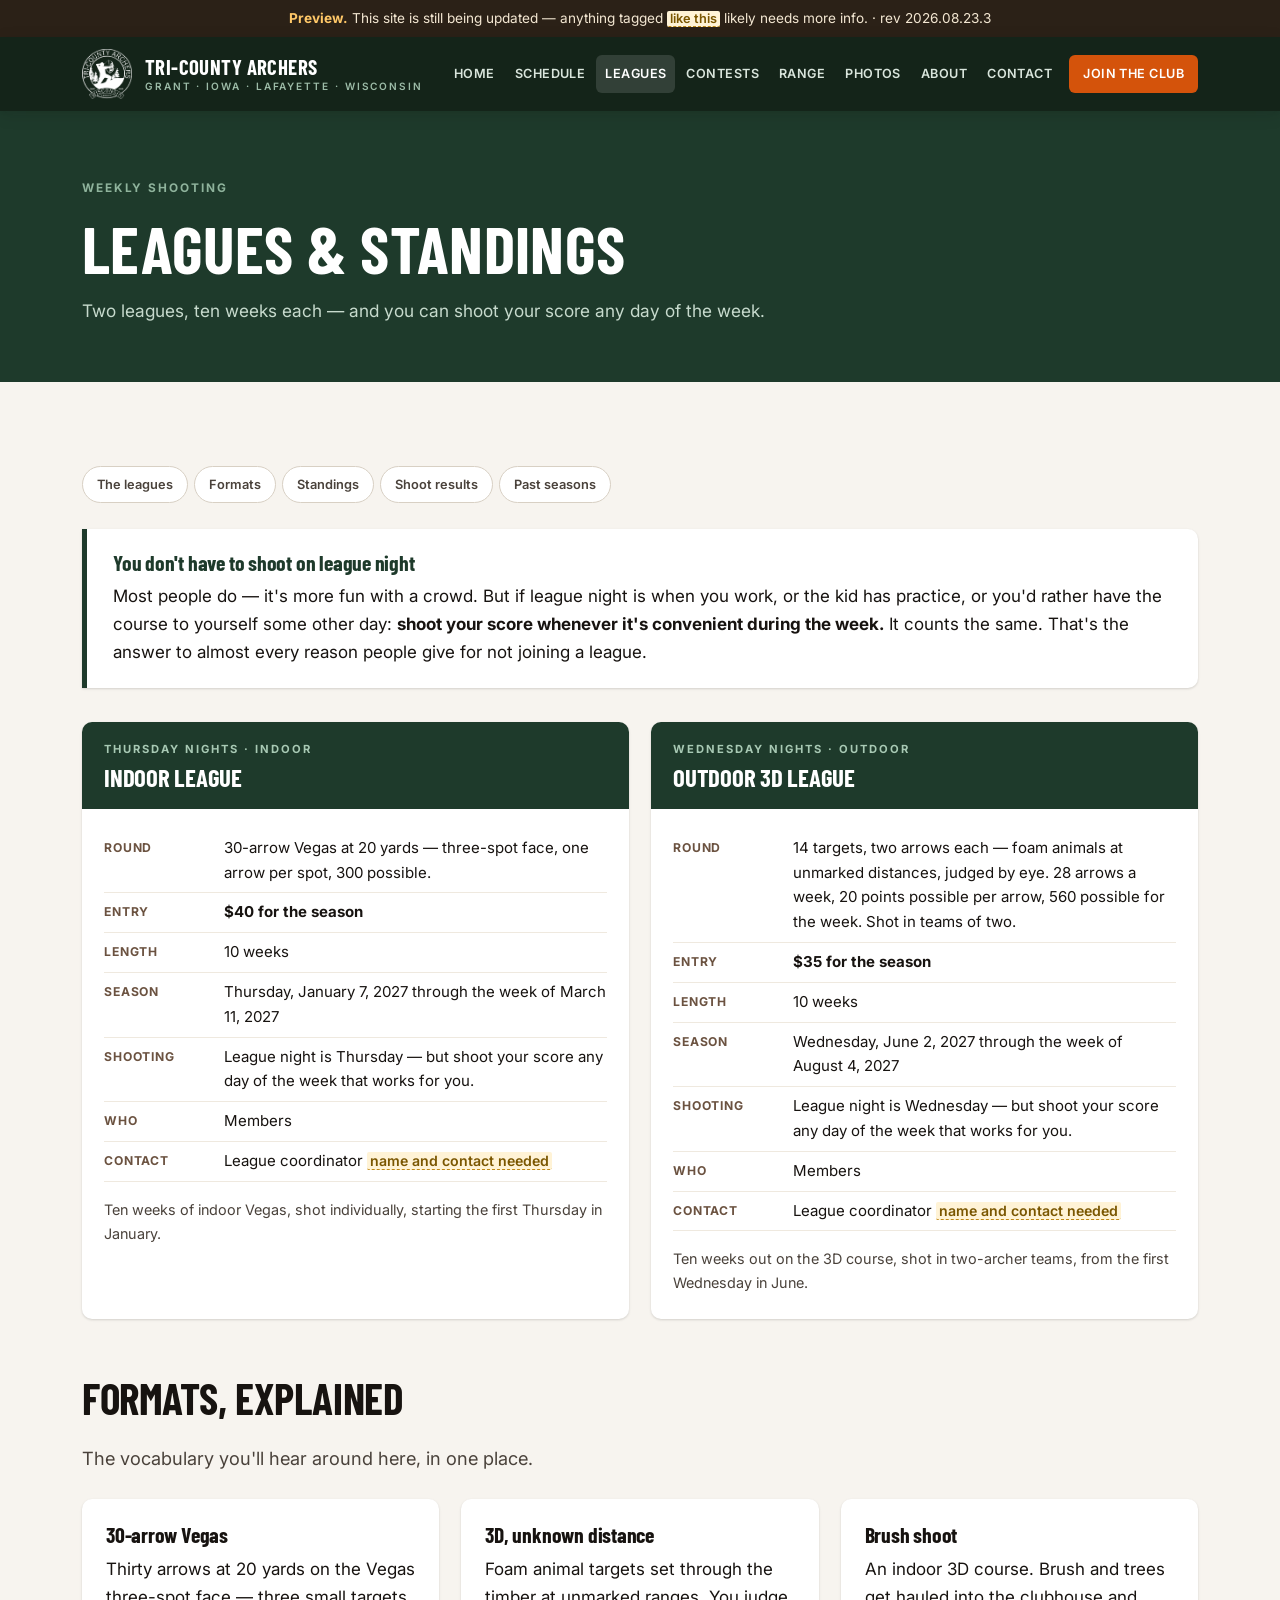
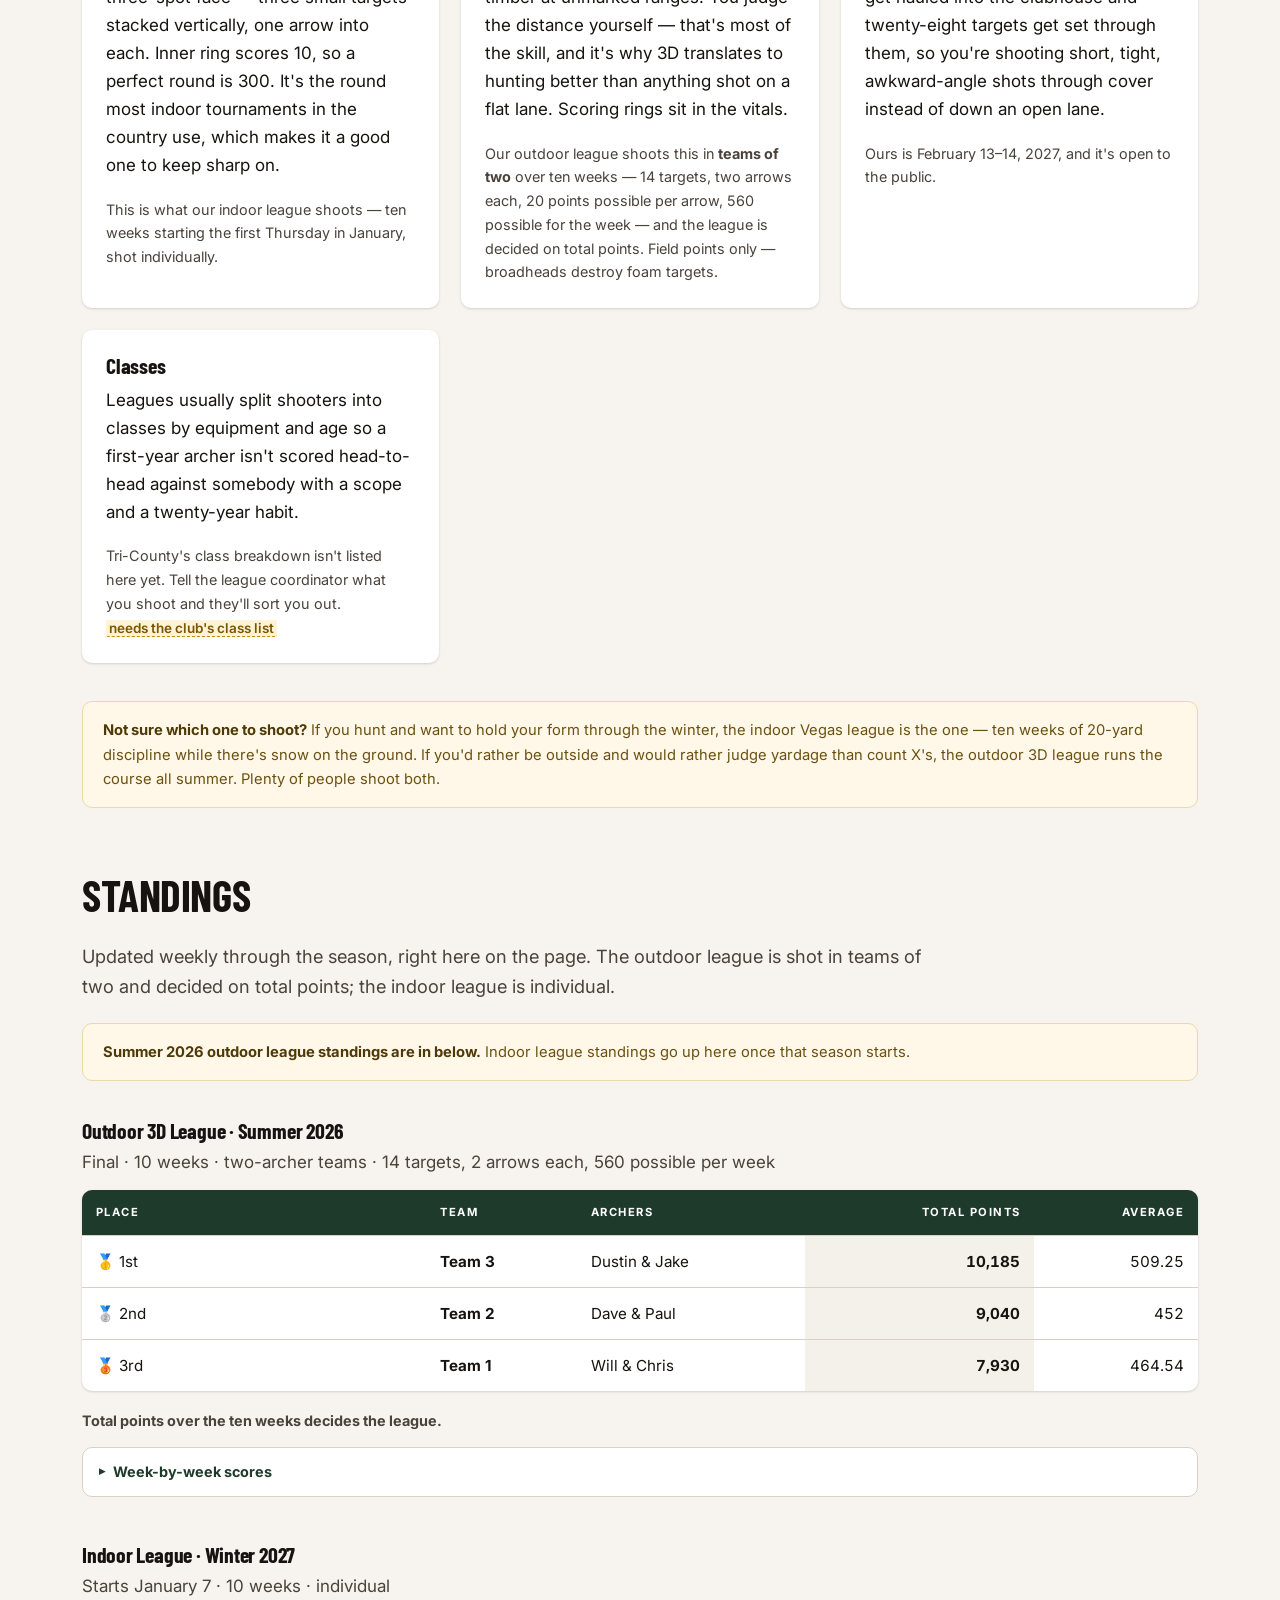
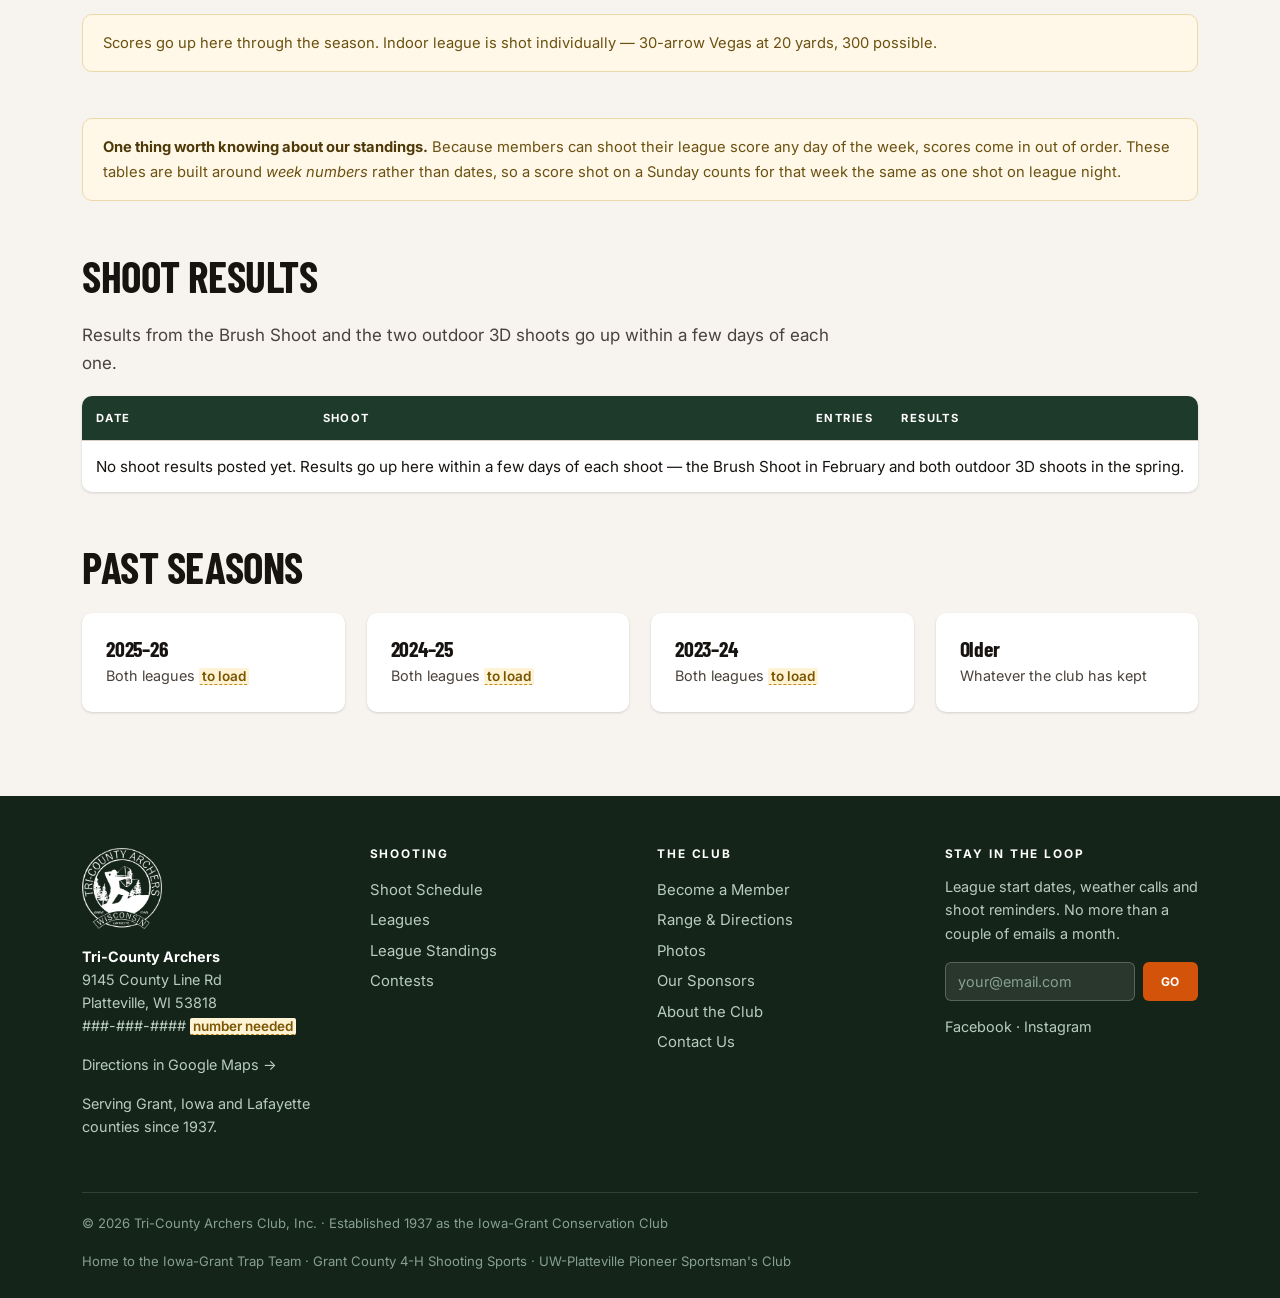
<file: leagues.html>
<!DOCTYPE html>
<html lang="en">
<head>
<meta charset="utf-8">
<meta name="viewport" content="width=device-width, initial-scale=1">
<title>Leagues &amp; Standings · Tri-County Archers · Platteville, Wisconsin</title>
<meta name="description" content="Tri-County Archers leagues: a 10-week individual indoor Vegas league starting the first Thursday in January, and a 10-week two-archer-team outdoor 3D league starting the first Wednesday in June. Standings on the page.">
<link rel="icon" href="favicon.png">
<link rel="preconnect" href="https://fonts.googleapis.com">
<link rel="preconnect" href="https://fonts.gstatic.com" crossorigin>
<link href="https://fonts.googleapis.com/css2?family=Barlow+Condensed:wght@600;700&family=Inter:wght@400;600;700&display=swap" rel="stylesheet">
<link rel="stylesheet" href="assets/css/site.css?v=2026.08.23.3">
</head>
<body>
<div class="draftbar"><div class="wrap"><strong>Preview.</strong> This site is still being updated — anything tagged <span class="tbd">like this</span> likely needs more info. · rev 2026.08.23.3</div></div>
<header class="hdr">
  <div class="hdr-in">
    <a class="brand" href="index.html">
      <img src="assets/img/logo-white.png" alt="Tri-County Archers logo">
      <span class="brand-txt">
        <span class="brand-name">Tri-County Archers</span>
        <span class="brand-sub">Grant · Iowa · Lafayette · Wisconsin</span>
      </span>
    </a>
    <button class="burger" aria-label="Menu">☰</button>
    <nav class="nav">
      <a href="index.html" class="">Home</a><a href="schedule.html" class="">Schedule</a><a href="leagues.html" class="on">Leagues</a><a href="contests.html" class="">Contests</a><a href="range.html" class="">Range</a><a href="photos.html" class="">Photos</a><a href="about.html" class="">About</a><a href="contact.html" class="">Contact</a>
      <a href="membership.html" class="cta">Join the Club</a>
    </nav>
  </div>
</header>
<section class="phead"><div class="wrap">
  <div class="crumb">Weekly shooting</div><h1>Leagues &amp; Standings</h1><p>Two leagues, ten weeks each — and you can shoot your score any day of the week.</p>
</div></section>
<section class="sec">
  <div class="wrap">

    <div class="anchor-nav">
      <a href="#leagues">The leagues</a>
      <a href="#formats">Formats</a>
      <a href="#standings">Standings</a>
      <a href="#shoots">Shoot results</a>
      <a href="#archive">Past seasons</a>
    </div>

    <div class="call call-forest" style="margin-bottom:34px">
      <h3>You don't have to shoot on league night</h3>
      <p style="margin-bottom:0">Most people do — it's more fun with a crowd. But if league night is
        when you work, or the kid has practice, or you'd rather have the course to yourself some other
        day: <strong>shoot your score whenever it's convenient during the week.</strong>
        It counts the same. That's the answer to almost every reason people give for not joining a league.</p>
    </div>

    <div class="grid g2" id="leagues"></div>

    <h2 id="formats" style="margin-top:56px">Formats, explained</h2>
    <p class="lead" style="max-width:46em">The vocabulary you'll hear around here, in one place.</p>

    <div class="grid g2" style="margin-top:26px">
      <div class="card card-pad">
        <h3>30-arrow Vegas</h3>
        <p>Thirty arrows at 20 yards on the Vegas three-spot face — three small targets stacked
          vertically, one arrow into each. Inner ring scores 10, so a perfect round is 300. It's the
          round most indoor tournaments in the country use, which makes it a good one to keep sharp on.</p>
        <p class="small muted" style="margin-bottom:0">This is what our indoor league shoots —
          ten weeks starting the first Thursday in January, shot individually.</p>
      </div>
      <div class="card card-pad">
        <h3>3D, unknown distance</h3>
        <p>Foam animal targets set through the timber at unmarked ranges. You judge the distance
          yourself — that's most of the skill, and it's why 3D translates to hunting better than
          anything shot on a flat lane. Scoring rings sit in the vitals.</p>
        <p class="small muted" style="margin-bottom:0">Our outdoor league shoots this in <strong>teams of
          two</strong> over ten weeks — 14 targets, two arrows each, 20 points possible per arrow, 560
          possible for the week — and the league is decided on total points. Field points only —
          broadheads destroy foam targets.</p>
      </div>
      <div class="card card-pad">
        <h3>Brush shoot</h3>
        <p>An indoor 3D course. Brush and trees get hauled into the clubhouse and twenty-eight targets
          get set through them, so you're shooting short, tight, awkward-angle shots through cover
          instead of down an open lane.</p>
        <p class="small muted" style="margin-bottom:0">Ours is
          <span data-event-date="Brush Shoot">February 13–14, 2027</span>, and it's open to
          the public.</p>
      </div>
      <div class="card card-pad">
        <h3>Classes</h3>
        <p>Leagues usually split shooters into classes by equipment and age so a first-year archer
          isn't scored head-to-head against somebody with a scope and a twenty-year habit.</p>
        <p class="small muted" style="margin-bottom:0">Tri-County's class breakdown isn't listed here
          yet. Tell the league coordinator what you shoot and they'll sort you out.
          <span class="tbd">needs the club's class list</span></p>
      </div>
    </div>

    <div class="note" style="margin-top:38px">
      <strong>Not sure which one to shoot?</strong> If you hunt and want to hold your form through the
      winter, the indoor Vegas league is the one — ten weeks of 20-yard discipline while there's snow
      on the ground. If you'd rather be outside and would rather judge yardage than count X's, the
      outdoor 3D league runs the course all summer. Plenty of people shoot both.
    </div>

    <!-- STANDINGS -->
    <h2 id="standings" style="margin-top:64px">Standings</h2>
    <p class="lead" style="max-width:46em">Updated weekly through the season, right here on the page.
      The outdoor league is shot in teams of two and decided on total points; the indoor league is
      individual.</p>

    <div class="note">
      <strong>Summer 2026 outdoor league standings are in below.</strong> Indoor league standings go
      up here once that season starts.
    </div>

    <div id="results" style="margin-top:38px"></div>

    <div class="note">
      <strong>One thing worth knowing about our standings.</strong> Because members can shoot their
      league score any day of the week, scores come in out of order. These tables are built around
      <em>week numbers</em> rather than dates, so a score shot on a Sunday counts for that week the
      same as one shot on league night.
    </div>

    <h2 id="shoots" style="margin-top:52px">Shoot results</h2>
    <p class="muted" style="max-width:44em">Results from the Brush Shoot and the two outdoor 3D shoots
      go up within a few days of each one.</p>
    <div class="tbl-wrap">
      <table class="t stack">
        <thead><tr><th>Date</th><th>Shoot</th><th class="num">Entries</th><th>Results</th></tr></thead>
        <tbody id="shoot-results"></tbody>
      </table>
    </div>

    <h2 id="archive" style="margin-top:52px">Past seasons</h2>
    <div class="grid g4">
      <div class="card card-pad"><h3 style="margin-bottom:4px">2025–26</h3><p class="small muted" style="margin:0">Both leagues <span class="tbd">to load</span></p></div>
      <div class="card card-pad"><h3 style="margin-bottom:4px">2024–25</h3><p class="small muted" style="margin:0">Both leagues <span class="tbd">to load</span></p></div>
      <div class="card card-pad"><h3 style="margin-bottom:4px">2023–24</h3><p class="small muted" style="margin:0">Both leagues <span class="tbd">to load</span></p></div>
      <div class="card card-pad"><h3 style="margin-bottom:4px">Older</h3><p class="small muted" style="margin:0">Whatever the club has kept</p></div>
    </div>

  </div>
</section>

<footer class="ftr">
  <div class="wrap">
    <div class="ftr-grid">
      <div class="ftr-brand">
        <img src="assets/img/logo-white.png" alt="">
        <p><strong style="color:#fff">Tri-County Archers</strong><br>
        9145 County Line Rd<br>Platteville, WI 53818<br>
        <span data-club="phone">###-###-####</span> <span class="tbd">number needed</span></p>
        <p class="small"><a href="https://www.google.com/maps/dir/?api=1&destination=9145+County+Line+Rd%2C+Platteville%2C+WI+53818" style="display:inline" target="_blank" rel="noopener noreferrer">Directions in Google Maps &rarr;</a></p>
        <p class="small">Serving Grant, Iowa and Lafayette counties since
          <span data-club="founded">1937</span>.</p>
      </div>
      <div>
        <h4>Shooting</h4>
        <a href="schedule.html">Shoot Schedule</a>
        <a href="leagues.html">Leagues</a>
        <a href="leagues.html#standings">League Standings</a>
        <a href="contests.html">Contests</a>
      </div>
      <div>
        <h4>The Club</h4>
        <a href="membership.html">Become a Member</a>
        <a href="range.html">Range &amp; Directions</a>
        <a href="photos.html">Photos</a>
        <a href="sponsors.html">Our Sponsors</a>
        <a href="about.html">About the Club</a>
        <a href="contact.html">Contact Us</a>
      </div>
      <div>
        <h4>Stay in the loop</h4>
        <p class="small">League start dates, weather calls and shoot reminders. No more than a couple of emails a month.</p>
        <form class="news" onsubmit="event.preventDefault();this.innerHTML='<p class=\'small\' style=\'margin:0;color:#A8D5B8\'>Thanks — you\'re on the list.</p>'">
          <input type="email" placeholder="your@email.com" required aria-label="Email">
          <button class="btn btn-blaze btn-sm" type="submit">Go</button>
        </form>
        <p class="small" style="margin-top:14px">
          <a href="https://www.facebook.com/TriCountyArchers/" style="display:inline" target="_blank" rel="noopener noreferrer">Facebook</a> ·
          <a href="https://www.instagram.com/tricountyarchers/" style="display:inline" target="_blank" rel="noopener noreferrer">Instagram</a></p>
      </div>
    </div>
    <div class="ftr-bot">
      <span>&copy; <span data-year>2026</span> Tri-County Archers Club, Inc. · Established 1937 as the Iowa-Grant Conservation Club</span>
      <span>Home to the Iowa-Grant Trap Team · Grant County 4-H Shooting Sports · UW-Platteville Pioneer Sportsman's Club</span>
    </div>
  </div>
</footer>
<script src="assets/js/data.js?v=2026.08.23.3"></script>
<script src="assets/js/site.js?v=2026.08.23.3"></script>
</body>
</html>
</file>
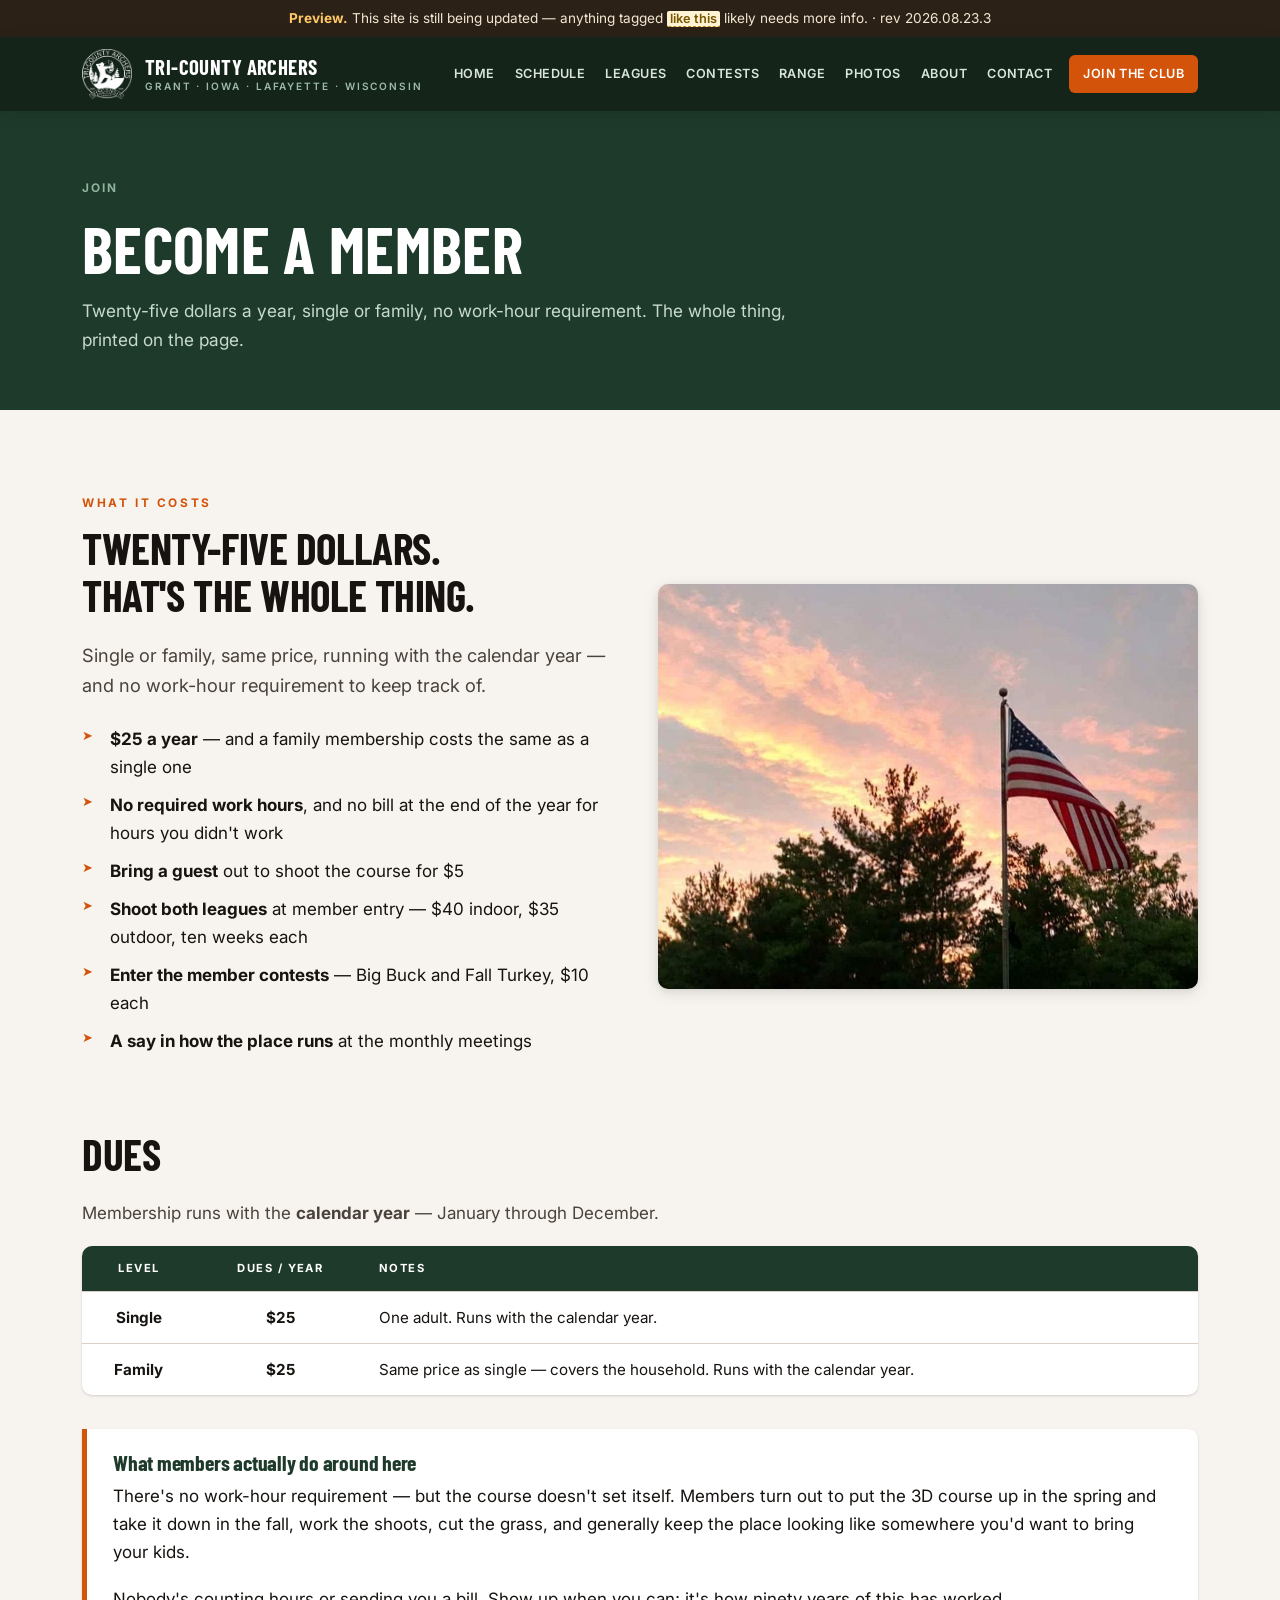
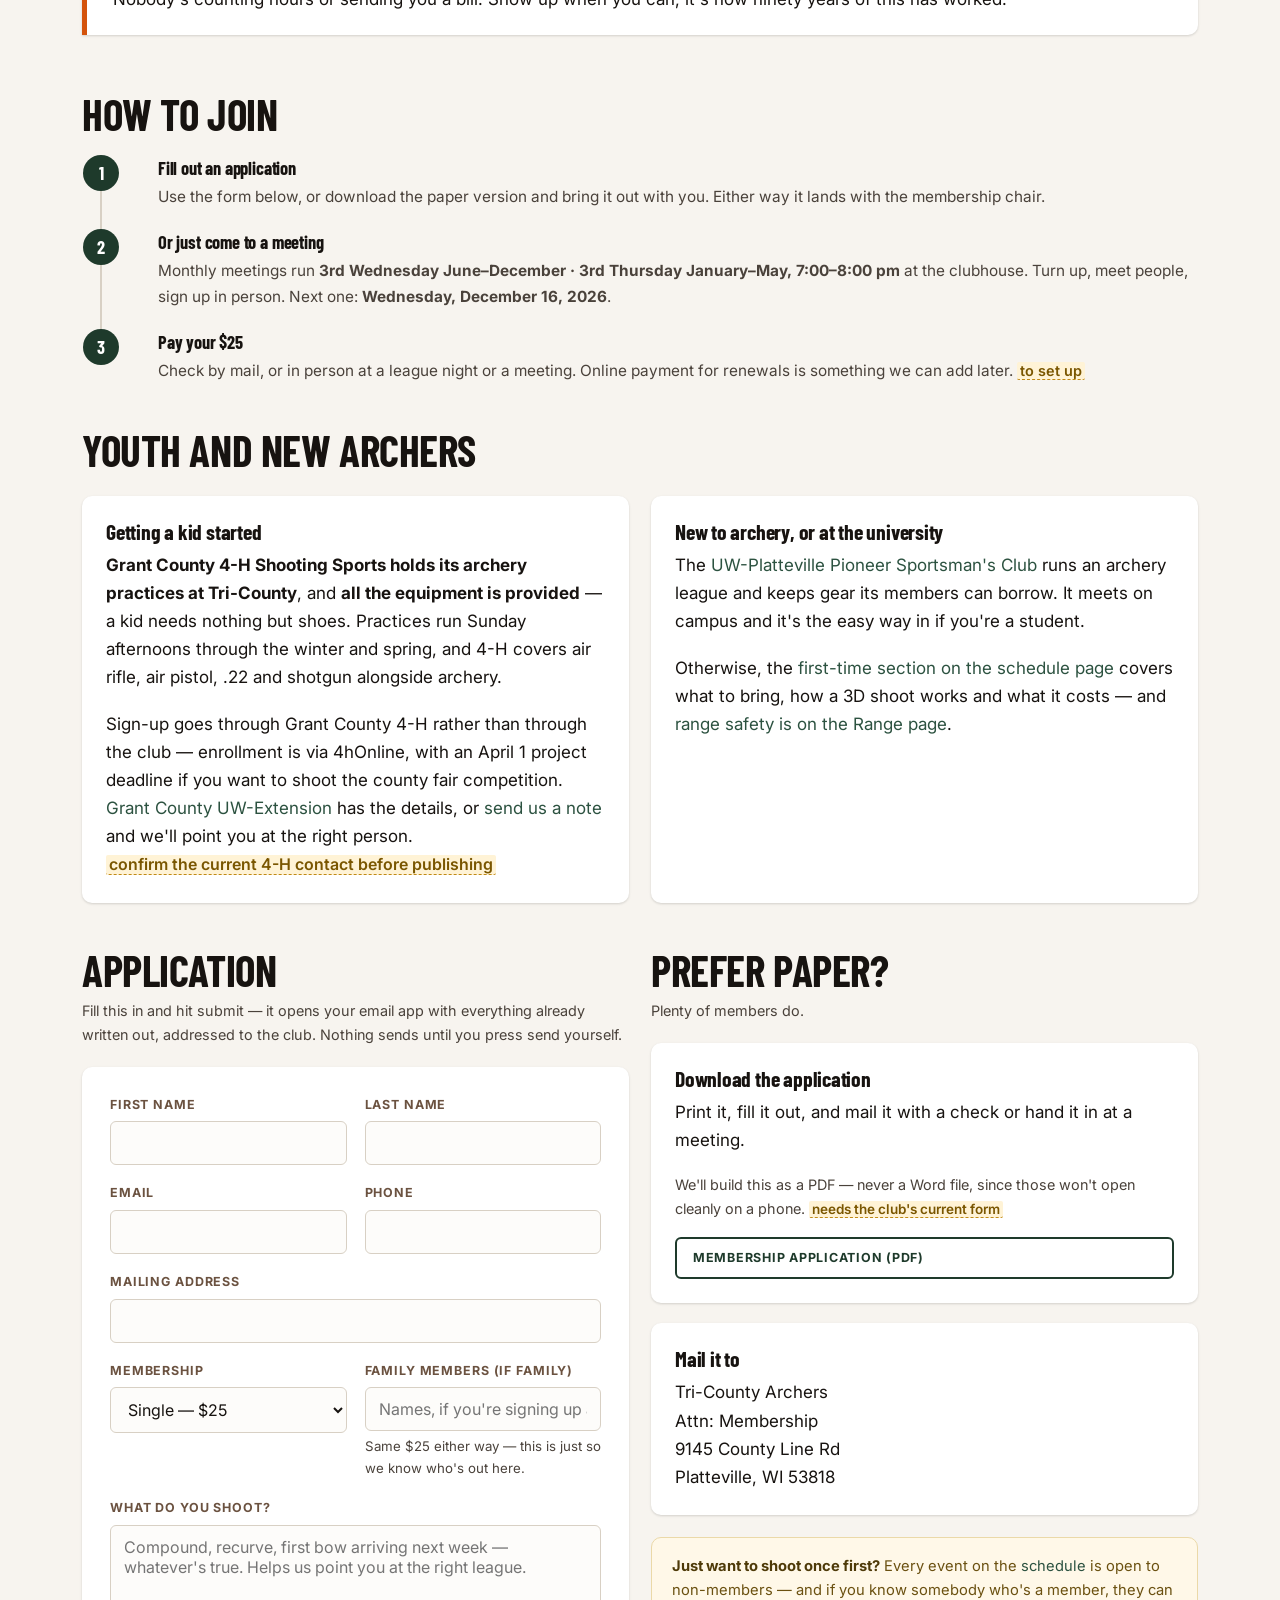
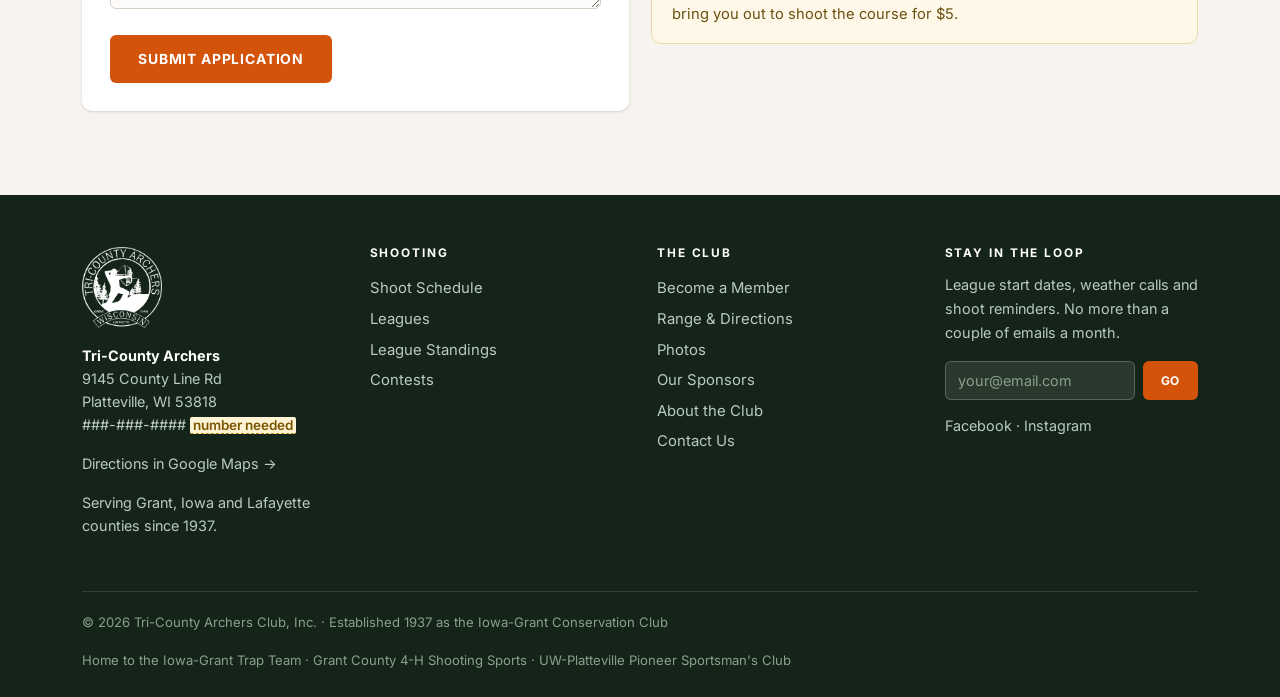
<file: membership.html>
<!DOCTYPE html>
<html lang="en">
<head>
<meta charset="utf-8">
<meta name="viewport" content="width=device-width, initial-scale=1">
<title>Membership · Tri-County Archers · Platteville, Wisconsin</title>
<meta name="description" content="Tri-County Archers membership is $25 a year for a single or family membership, with no work-hour requirement. Membership runs with the calendar year.">
<link rel="icon" href="favicon.png">
<link rel="preconnect" href="https://fonts.googleapis.com">
<link rel="preconnect" href="https://fonts.gstatic.com" crossorigin>
<link href="https://fonts.googleapis.com/css2?family=Barlow+Condensed:wght@600;700&family=Inter:wght@400;600;700&display=swap" rel="stylesheet">
<link rel="stylesheet" href="assets/css/site.css?v=2026.08.23.3">
</head>
<body>
<div class="draftbar"><div class="wrap"><strong>Preview.</strong> This site is still being updated — anything tagged <span class="tbd">like this</span> likely needs more info. · rev 2026.08.23.3</div></div>
<header class="hdr">
  <div class="hdr-in">
    <a class="brand" href="index.html">
      <img src="assets/img/logo-white.png" alt="Tri-County Archers logo">
      <span class="brand-txt">
        <span class="brand-name">Tri-County Archers</span>
        <span class="brand-sub">Grant · Iowa · Lafayette · Wisconsin</span>
      </span>
    </a>
    <button class="burger" aria-label="Menu">☰</button>
    <nav class="nav">
      <a href="index.html" class="">Home</a><a href="schedule.html" class="">Schedule</a><a href="leagues.html" class="">Leagues</a><a href="contests.html" class="">Contests</a><a href="range.html" class="">Range</a><a href="photos.html" class="">Photos</a><a href="about.html" class="">About</a><a href="contact.html" class="">Contact</a>
      <a href="membership.html" class="cta on">Join the Club</a>
    </nav>
  </div>
</header>
<section class="phead"><div class="wrap">
  <div class="crumb">Join</div><h1>Become a Member</h1><p>Twenty-five dollars a year, single or family, no work-hour requirement. The whole thing, printed on the page.</p>
</div></section>
<section class="sec">
  <div class="wrap">

    <div class="split" style="margin-bottom:52px">
      <div>
        <div class="eyebrow">What it costs</div>
        <h2>Twenty-five dollars.<br>That's the whole thing.</h2>
        <p class="lead">Single or family, same price, running with the calendar year — and no
          work-hour requirement to keep track of.</p>
        <ul class="tick">
          <li><strong>$25 a year</strong> — and a family membership costs the same as a single one</li>
          <li><strong>No required work hours</strong>, and no bill at the end of the year for hours you didn't work</li>
          <li><strong>Bring a guest</strong> out to shoot the course for $5</li>
          <li><strong>Shoot both leagues</strong> at member entry — $40 indoor, $35 outdoor, ten weeks each</li>
          <li><strong>Enter the member contests</strong> — Big Buck and Fall Turkey, $10 each</li>
          <li><strong>A say in how the place runs</strong> at the monthly meetings</li>
        </ul>
      </div>
      <div class="split-img">
        <img src="assets/img/flag-sunset.jpg" alt="Sunset over the flagpole at the Tri-County Archers grounds">
      </div>
    </div>

    <h2 id="dues">Dues</h2>
    <p class="muted" style="max-width:44em">Membership runs with the <strong>calendar year</strong> —
      January through December.</p>
    <div class="tbl-wrap">
      <table class="t stack">
        <thead><tr><th class="center">Level</th><th class="center">Dues / year</th><th>Notes</th></tr></thead>
        <tbody id="dues-body"></tbody>
      </table>
    </div>

    <div class="call" style="margin-top:34px">
      <h3>What members actually do around here</h3>
      <p>There's no work-hour requirement — but the course doesn't set itself. Members turn out to put
        the 3D course up in the spring and take it down in the fall, work the shoots, cut the grass,
        and generally keep the place looking like somewhere you'd want to bring your kids.</p>
      <p style="margin-bottom:0">Nobody's counting hours or sending you a bill. Show up when you can;
        it's how ninety years of this has worked.</p>
    </div>

    <h2 id="how" style="margin-top:56px">How to join</h2>
    <ol class="steps" style="margin-bottom:44px">
      <li>
        <h3>Fill out an application</h3>
        <p>Use the form below, or download the paper version and bring it out with you. Either way it
          lands with the membership chair.</p>
      </li>
      <li>
        <h3>Or just come to a meeting</h3>
        <p>Monthly meetings run <strong data-club="meeting">third Wednesday June–December, third Thursday
          January–May, 7:00–8:00 pm</strong> at the clubhouse. Turn up, meet people, sign up in person.
          Next one: <strong data-next="meeting">—</strong>.</p>
      </li>
      <li>
        <h3>Pay your $25</h3>
        <p>Check by mail, or in person at a league night or a meeting. Online payment for renewals is
          something we can add later. <span class="tbd">to set up</span></p>
      </li>
    </ol>

    <h2 id="youth">Youth and new archers</h2>
    <div class="grid g2" style="margin:22px 0 44px">
      <div class="card card-pad">
        <h3>Getting a kid started</h3>
        <p><strong>Grant County 4-H Shooting Sports holds its archery practices at Tri-County</strong>,
          and <strong>all the equipment is provided</strong> — a kid needs nothing but shoes.
          Practices run Sunday afternoons through the winter and spring, and 4-H covers air rifle,
          air pistol, .22 and shotgun alongside archery.</p>
        <p style="margin-bottom:0">Sign-up goes through Grant County 4-H rather than through the club
          — enrollment is via 4hOnline, with an April 1 project deadline if you want to shoot
          the county fair competition. <a href="https://grant.extension.wisc.edu/" target="_blank" rel="noopener noreferrer">Grant County
          UW-Extension</a> has the details, or <a href="contact.html">send us a note</a> and we'll point
          you at the right person.
          <span class="tbd">confirm the current 4-H contact before publishing</span></p>
      </div>
      <div class="card card-pad">
        <h3>New to archery, or at the university</h3>
        <p>The <a href="https://www.facebook.com/UWPlattevillePioneerSportmansClub/" target="_blank" rel="noopener noreferrer">UW-Platteville
          Pioneer Sportsman's Club</a> runs an archery league and keeps gear its members can borrow.
          It meets on campus and it's the easy way in if you're a student.</p>
        <p style="margin-bottom:0">Otherwise, the
          <a href="schedule.html#first-time">first-time section on the schedule page</a> covers what to
          bring, how a 3D shoot works and what it costs — and
          <a href="range.html#safety">range safety is on the Range page</a>.</p>
      </div>
    </div>

    <div class="grid g2">
      <div>
        <h2 id="apply" style="margin-bottom:6px">Application</h2>
        <p class="muted small" style="margin-bottom:20px">Fill this in and hit submit — it opens your
          email app with everything already written out, addressed to the club. Nothing sends until
          you press send yourself.</p>
        <form class="form" id="apply">
          <div class="fg fg-2">
            <div><label for="fn">First name</label><input id="fn" required></div>
            <div><label for="ln">Last name</label><input id="ln" required></div>
          </div>
          <div class="fg fg-2">
            <div><label for="em">Email</label><input id="em" type="email" required></div>
            <div><label for="ph">Phone</label><input id="ph" type="tel"></div>
          </div>
          <div class="fg"><label for="ad">Mailing address</label><input id="ad"></div>
          <div class="fg fg-2">
            <div>
              <label for="lv">Membership</label>
              <select id="lv">
                <option>Single — $25</option>
                <option>Family — $25</option>
              </select>
            </div>
            <div><label for="hh">Family members (if family)</label><input id="hh" placeholder="Names, if you're signing up a household">
              <div class="hint">Same $25 either way — this is just so we know who's out here.</div></div>
          </div>
          <div class="fg">
            <label for="ex">What do you shoot?</label>
            <textarea id="ex" rows="3" placeholder="Compound, recurve, first bow arriving next week — whatever's true. Helps us point you at the right league."></textarea>
          </div>
          <button class="btn btn-blaze" type="submit">Submit application</button>
        </form>
        <div class="call hide" id="apply-done" style="margin-top:20px">
          <h3>Your email app should be opening.</h3>
          <p>Everything you filled in is in the message, addressed to the club. Give it a read and
            press send.</p>
          <p style="margin-bottom:0" class="small muted">Nothing happened? Some browsers and webmail
            setups block this. Email the club directly at
            <a data-club-email href="#">tricountyarcheryclub@gmail.com</a>, or use the paper
            application to the right.</p>
        </div>
      </div>

      <div>
        <h2 style="margin-bottom:6px">Prefer paper?</h2>
        <p class="muted small" style="margin-bottom:20px">Plenty of members do.</p>
        <div class="card card-pad" style="margin-bottom:20px">
          <h3>Download the application</h3>
          <p>Print it, fill it out, and mail it with a check or hand it in at a meeting.</p>
          <p class="small muted">We'll build this as a PDF — never a Word file, since those won't open
            cleanly on a phone. <span class="tbd">needs the club's current form</span></p>
          <a href="#" class="btn btn-out btn-sm">Membership application (PDF)</a>
        </div>
        <div class="card card-pad">
          <h3>Mail it to</h3>
          <p style="margin-bottom:0">Tri-County Archers<br>
            Attn: Membership<br>
            9145 County Line Rd<br>
            Platteville, WI 53818</p>
        </div>
        <div class="note">
          <strong>Just want to shoot once first?</strong> Every event on the
          <a href="schedule.html">schedule</a> is open to non-members — and if you know somebody who's
          a member, they can bring you out to shoot the course for
          $<span data-club="guestFee">5</span>.
        </div>
      </div>
    </div>
  </div>
</section>

<footer class="ftr">
  <div class="wrap">
    <div class="ftr-grid">
      <div class="ftr-brand">
        <img src="assets/img/logo-white.png" alt="">
        <p><strong style="color:#fff">Tri-County Archers</strong><br>
        9145 County Line Rd<br>Platteville, WI 53818<br>
        <span data-club="phone">###-###-####</span> <span class="tbd">number needed</span></p>
        <p class="small"><a href="https://www.google.com/maps/dir/?api=1&destination=9145+County+Line+Rd%2C+Platteville%2C+WI+53818" style="display:inline" target="_blank" rel="noopener noreferrer">Directions in Google Maps &rarr;</a></p>
        <p class="small">Serving Grant, Iowa and Lafayette counties since
          <span data-club="founded">1937</span>.</p>
      </div>
      <div>
        <h4>Shooting</h4>
        <a href="schedule.html">Shoot Schedule</a>
        <a href="leagues.html">Leagues</a>
        <a href="leagues.html#standings">League Standings</a>
        <a href="contests.html">Contests</a>
      </div>
      <div>
        <h4>The Club</h4>
        <a href="membership.html">Become a Member</a>
        <a href="range.html">Range &amp; Directions</a>
        <a href="photos.html">Photos</a>
        <a href="sponsors.html">Our Sponsors</a>
        <a href="about.html">About the Club</a>
        <a href="contact.html">Contact Us</a>
      </div>
      <div>
        <h4>Stay in the loop</h4>
        <p class="small">League start dates, weather calls and shoot reminders. No more than a couple of emails a month.</p>
        <form class="news" onsubmit="event.preventDefault();this.innerHTML='<p class=\'small\' style=\'margin:0;color:#A8D5B8\'>Thanks — you\'re on the list.</p>'">
          <input type="email" placeholder="your@email.com" required aria-label="Email">
          <button class="btn btn-blaze btn-sm" type="submit">Go</button>
        </form>
        <p class="small" style="margin-top:14px">
          <a href="https://www.facebook.com/TriCountyArchers/" style="display:inline" target="_blank" rel="noopener noreferrer">Facebook</a> ·
          <a href="https://www.instagram.com/tricountyarchers/" style="display:inline" target="_blank" rel="noopener noreferrer">Instagram</a></p>
      </div>
    </div>
    <div class="ftr-bot">
      <span>&copy; <span data-year>2026</span> Tri-County Archers Club, Inc. · Established 1937 as the Iowa-Grant Conservation Club</span>
      <span>Home to the Iowa-Grant Trap Team · Grant County 4-H Shooting Sports · UW-Platteville Pioneer Sportsman's Club</span>
    </div>
  </div>
</footer>
<script src="assets/js/data.js?v=2026.08.23.3"></script>
<script src="assets/js/site.js?v=2026.08.23.3"></script>
</body>
</html>
</file>
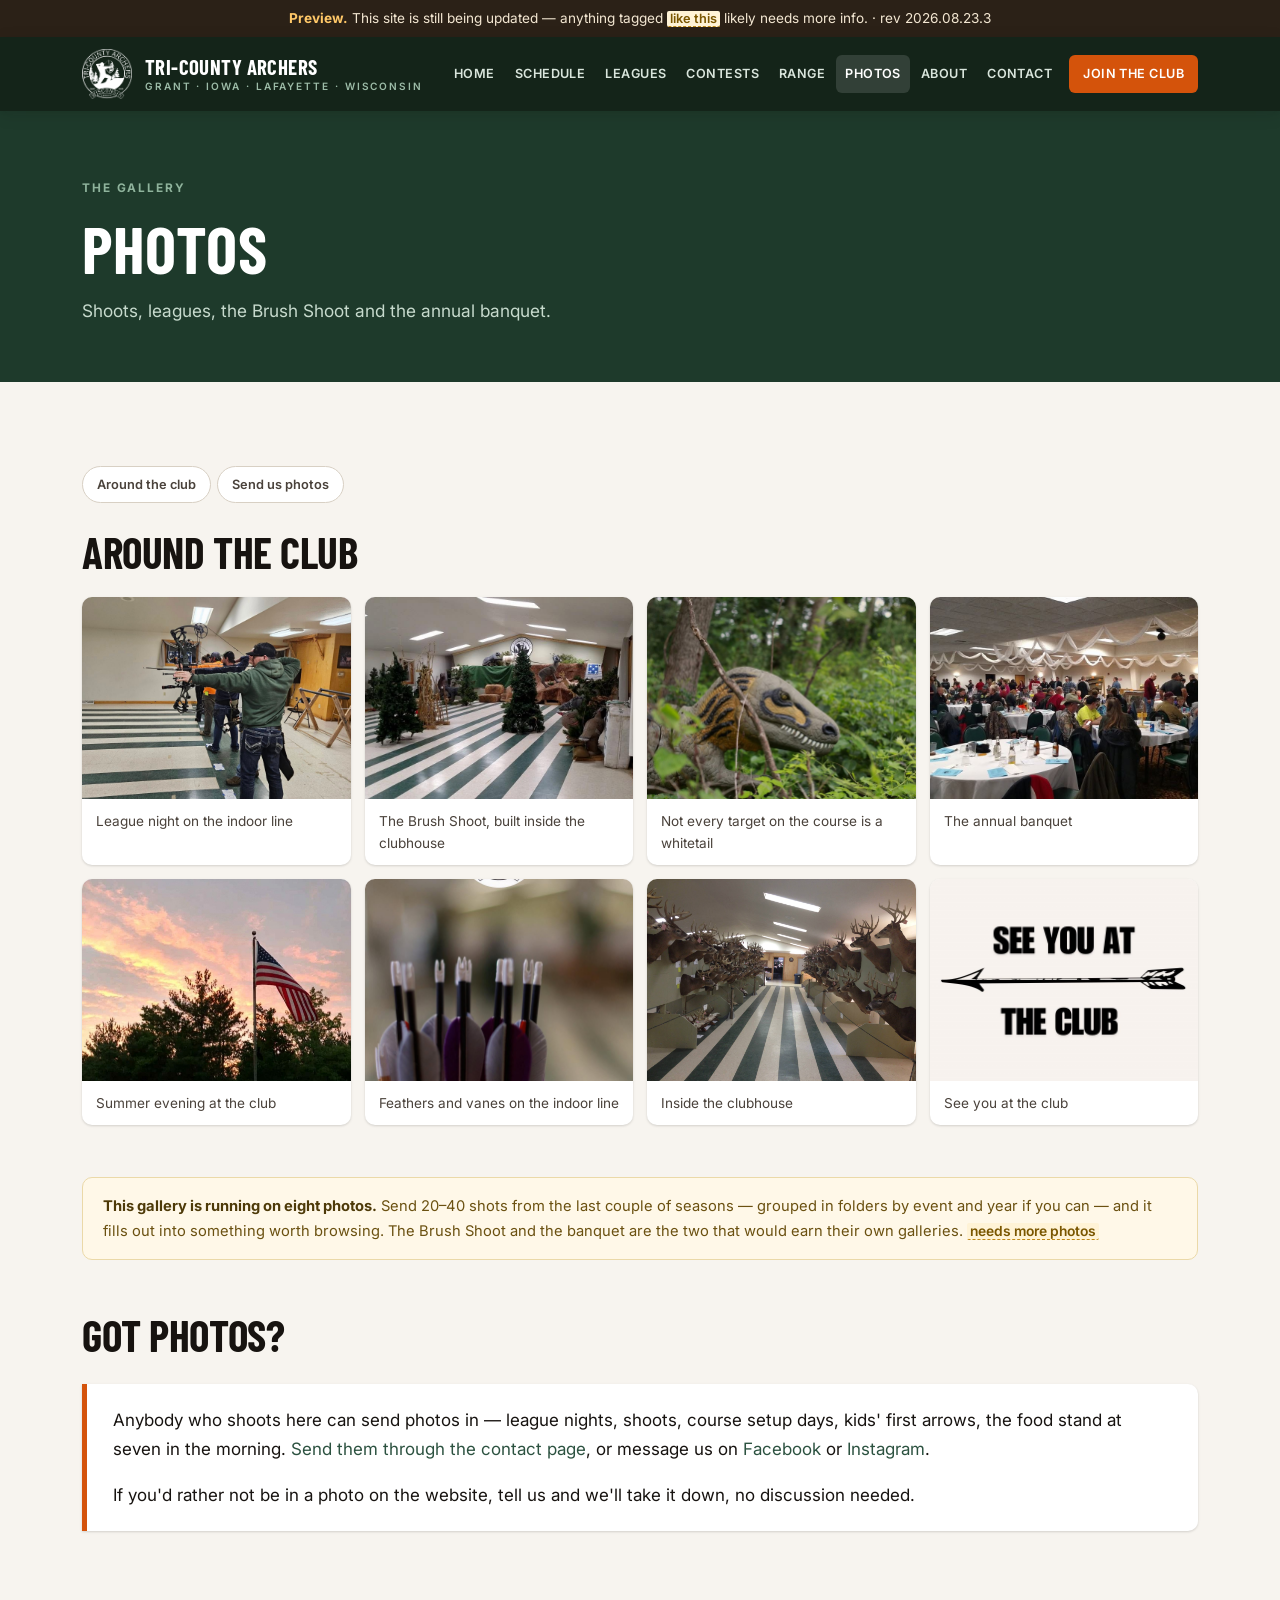
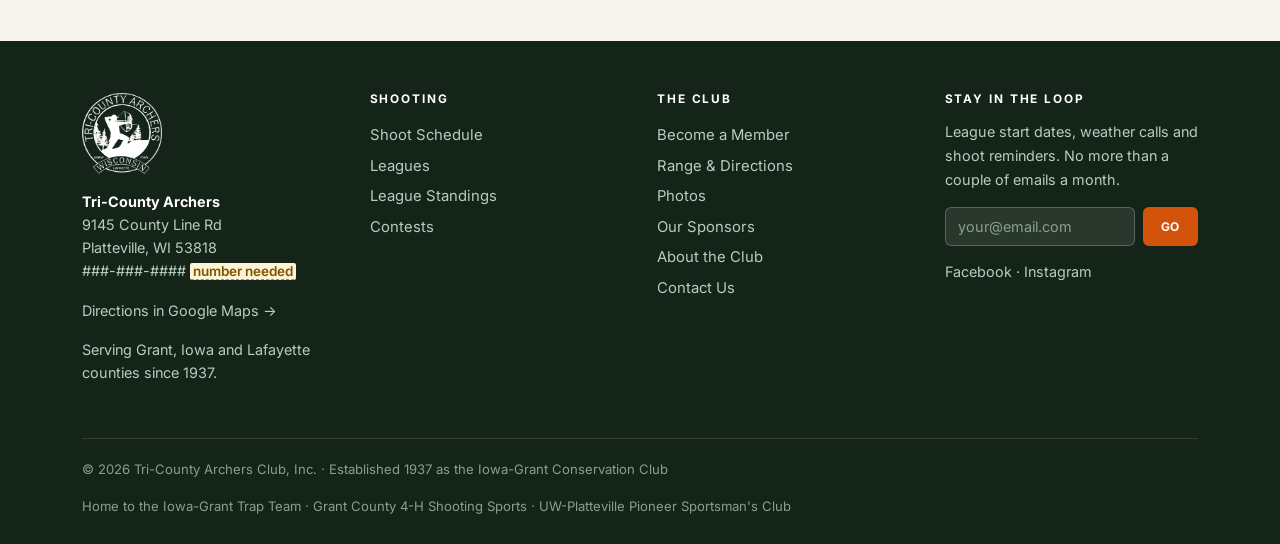
<file: photos.html>
<!DOCTYPE html>
<html lang="en">
<head>
<meta charset="utf-8">
<meta name="viewport" content="width=device-width, initial-scale=1">
<title>Photos · Tri-County Archers · Platteville, Wisconsin</title>
<meta name="description" content="Photos from Tri-County Archers shoots, leagues and the annual banquet.">
<link rel="icon" href="favicon.png">
<link rel="preconnect" href="https://fonts.googleapis.com">
<link rel="preconnect" href="https://fonts.gstatic.com" crossorigin>
<link href="https://fonts.googleapis.com/css2?family=Barlow+Condensed:wght@600;700&family=Inter:wght@400;600;700&display=swap" rel="stylesheet">
<link rel="stylesheet" href="assets/css/site.css?v=2026.08.23.3">
</head>
<body>
<div class="draftbar"><div class="wrap"><strong>Preview.</strong> This site is still being updated — anything tagged <span class="tbd">like this</span> likely needs more info. · rev 2026.08.23.3</div></div>
<header class="hdr">
  <div class="hdr-in">
    <a class="brand" href="index.html">
      <img src="assets/img/logo-white.png" alt="Tri-County Archers logo">
      <span class="brand-txt">
        <span class="brand-name">Tri-County Archers</span>
        <span class="brand-sub">Grant · Iowa · Lafayette · Wisconsin</span>
      </span>
    </a>
    <button class="burger" aria-label="Menu">☰</button>
    <nav class="nav">
      <a href="index.html" class="">Home</a><a href="schedule.html" class="">Schedule</a><a href="leagues.html" class="">Leagues</a><a href="contests.html" class="">Contests</a><a href="range.html" class="">Range</a><a href="photos.html" class="on">Photos</a><a href="about.html" class="">About</a><a href="contact.html" class="">Contact</a>
      <a href="membership.html" class="cta">Join the Club</a>
    </nav>
  </div>
</header>
<section class="phead"><div class="wrap">
  <div class="crumb">The gallery</div><h1>Photos</h1><p>Shoots, leagues, the Brush Shoot and the annual banquet.</p>
</div></section>
<section class="sec">
  <div class="wrap">
    <div class="anchor-nav">
      <a href="#recent">Around the club</a>
      <a href="#submit">Send us photos</a>
    </div>

    <h2 id="recent">Around the club</h2>
    <div class="gal" style="margin-bottom:52px">
      <figure><img src="assets/img/indoor-archers.jpg" alt="Archers on the indoor line">
        <figcaption>League night on the indoor line</figcaption></figure>
      <figure><img src="assets/img/indoor-3d-Brush-shoot.jpg" alt="Indoor brush shoot course">
        <figcaption>The Brush Shoot, built inside the clubhouse</figcaption></figure>
      <figure><img src="assets/img/dino-3d-target.jpg" alt="3D target in the timber">
        <figcaption>Not every target on the course is a whitetail</figcaption></figure>
      <figure><img src="assets/img/banquet.jpg" alt="Members at the annual banquet">
        <figcaption>The annual banquet</figcaption></figure>
      <figure><img src="assets/img/flag-sunset.jpg" alt="Flag at sunset over the grounds">
        <figcaption>Summer evening at the club</figcaption></figure>
      <figure><img src="assets/img/arrows.jpg" alt="Arrows in a quiver">
        <figcaption>Feathers and vanes on the indoor line</figcaption></figure>
      <figure><img src="assets/img/buck-mounts-indoors.jpg" alt="Mounts on the clubhouse wall">
        <figcaption>Inside the clubhouse</figcaption></figure>
      <figure><img src="assets/img/see-you-at-the-club.jpg" alt="See you at the club">
        <figcaption>See you at the club</figcaption></figure>
    </div>

    <div class="note">
      <strong>This gallery is running on eight photos.</strong> Send 20–40 shots from the last couple
      of seasons — grouped in folders by event and year if you can — and it fills out into something
      worth browsing. The Brush Shoot and the banquet are the two that would earn their own galleries.
      <span class="tbd">needs more photos</span>
    </div>

    <h2 id="submit" style="margin-top:52px">Got photos?</h2>
    <div class="call">
      <p>Anybody who shoots here can send photos in — league nights, shoots, course setup days, kids'
        first arrows, the food stand at seven in the morning.
        <a href="contact.html">Send them through the contact page</a>, or message us on
        <a href="https://www.facebook.com/TriCountyArchers/" target="_blank" rel="noopener noreferrer">Facebook</a> or
        <a href="https://www.instagram.com/tricountyarchers/" target="_blank" rel="noopener noreferrer">Instagram</a>.</p>
      <p style="margin-bottom:0">If you'd rather not be in a photo on the website, tell us and we'll
        take it down, no discussion needed.</p>
    </div>
  </div>
</section>

<footer class="ftr">
  <div class="wrap">
    <div class="ftr-grid">
      <div class="ftr-brand">
        <img src="assets/img/logo-white.png" alt="">
        <p><strong style="color:#fff">Tri-County Archers</strong><br>
        9145 County Line Rd<br>Platteville, WI 53818<br>
        <span data-club="phone">###-###-####</span> <span class="tbd">number needed</span></p>
        <p class="small"><a href="https://www.google.com/maps/dir/?api=1&destination=9145+County+Line+Rd%2C+Platteville%2C+WI+53818" style="display:inline" target="_blank" rel="noopener noreferrer">Directions in Google Maps &rarr;</a></p>
        <p class="small">Serving Grant, Iowa and Lafayette counties since
          <span data-club="founded">1937</span>.</p>
      </div>
      <div>
        <h4>Shooting</h4>
        <a href="schedule.html">Shoot Schedule</a>
        <a href="leagues.html">Leagues</a>
        <a href="leagues.html#standings">League Standings</a>
        <a href="contests.html">Contests</a>
      </div>
      <div>
        <h4>The Club</h4>
        <a href="membership.html">Become a Member</a>
        <a href="range.html">Range &amp; Directions</a>
        <a href="photos.html">Photos</a>
        <a href="sponsors.html">Our Sponsors</a>
        <a href="about.html">About the Club</a>
        <a href="contact.html">Contact Us</a>
      </div>
      <div>
        <h4>Stay in the loop</h4>
        <p class="small">League start dates, weather calls and shoot reminders. No more than a couple of emails a month.</p>
        <form class="news" onsubmit="event.preventDefault();this.innerHTML='<p class=\'small\' style=\'margin:0;color:#A8D5B8\'>Thanks — you\'re on the list.</p>'">
          <input type="email" placeholder="your@email.com" required aria-label="Email">
          <button class="btn btn-blaze btn-sm" type="submit">Go</button>
        </form>
        <p class="small" style="margin-top:14px">
          <a href="https://www.facebook.com/TriCountyArchers/" style="display:inline" target="_blank" rel="noopener noreferrer">Facebook</a> ·
          <a href="https://www.instagram.com/tricountyarchers/" style="display:inline" target="_blank" rel="noopener noreferrer">Instagram</a></p>
      </div>
    </div>
    <div class="ftr-bot">
      <span>&copy; <span data-year>2026</span> Tri-County Archers Club, Inc. · Established 1937 as the Iowa-Grant Conservation Club</span>
      <span>Home to the Iowa-Grant Trap Team · Grant County 4-H Shooting Sports · UW-Platteville Pioneer Sportsman's Club</span>
    </div>
  </div>
</footer>
<script src="assets/js/data.js?v=2026.08.23.3"></script>
<script src="assets/js/site.js?v=2026.08.23.3"></script>
</body>
</html>
</file>
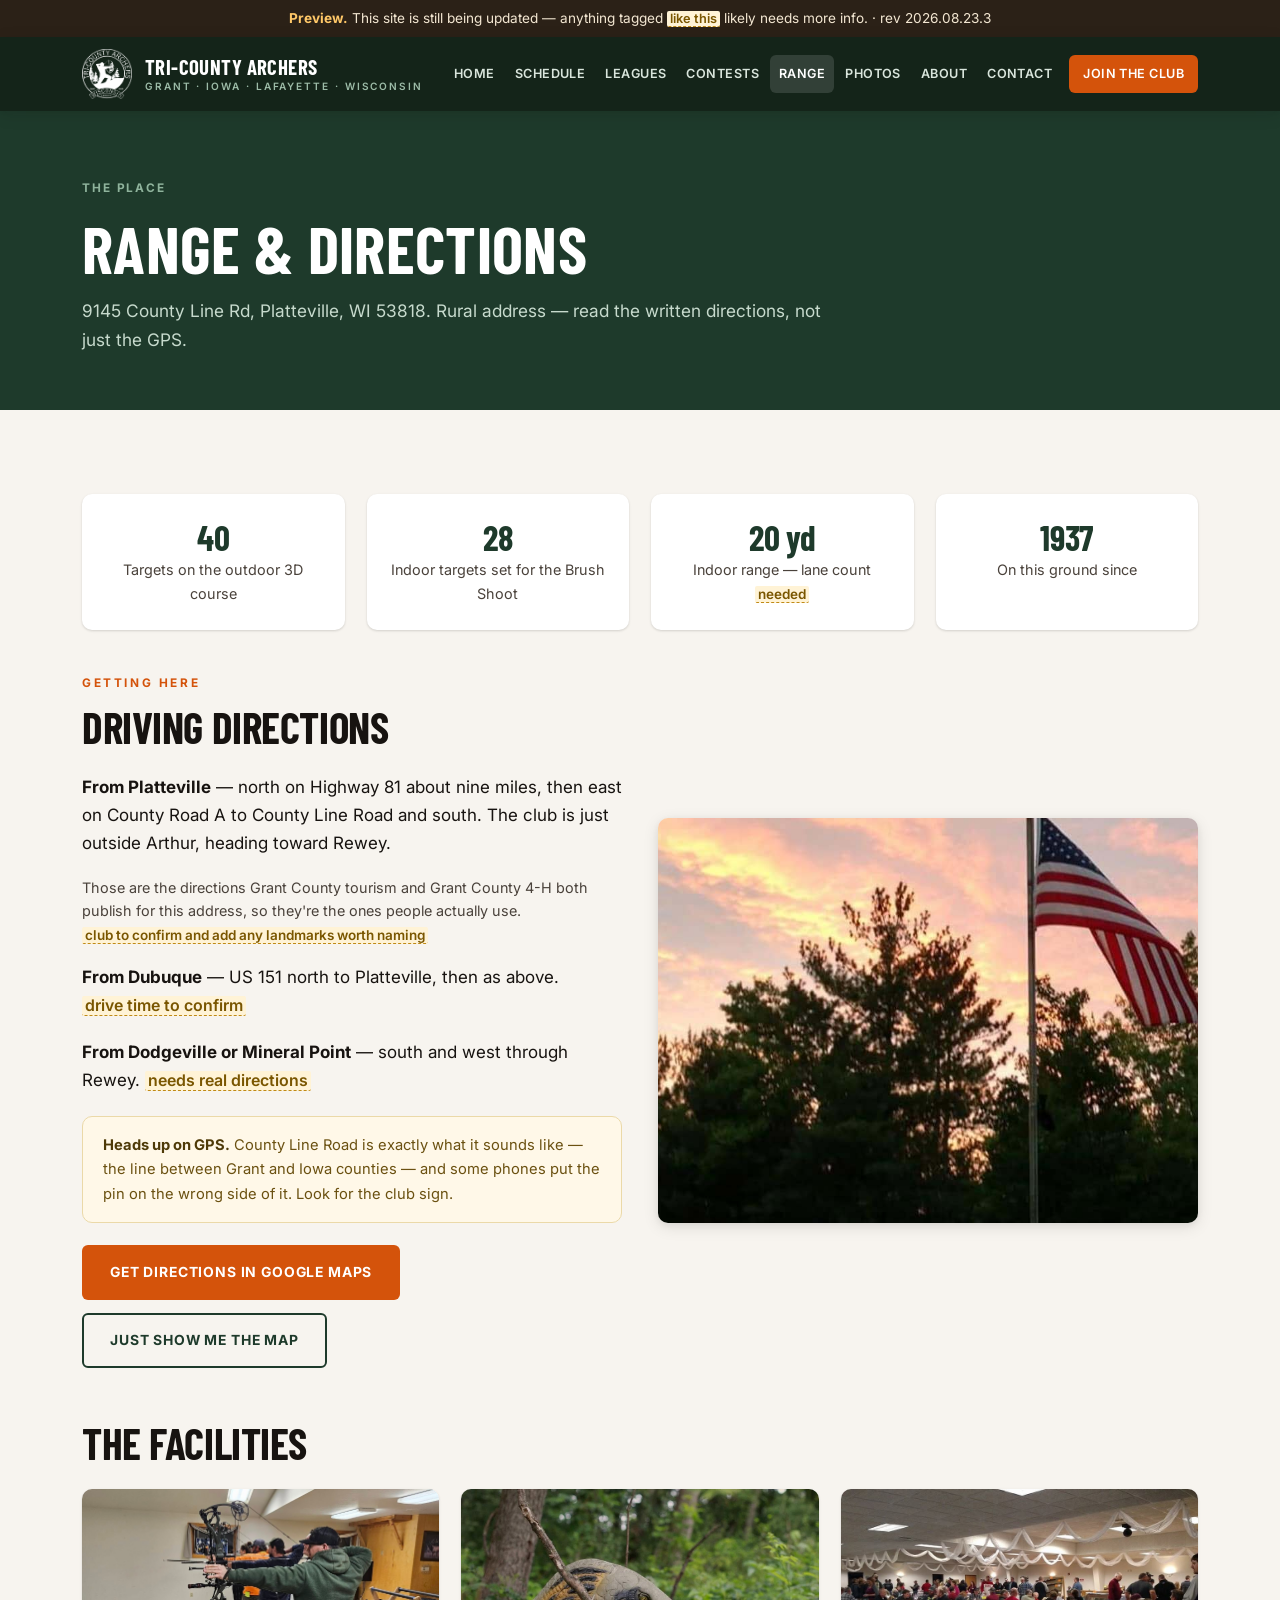
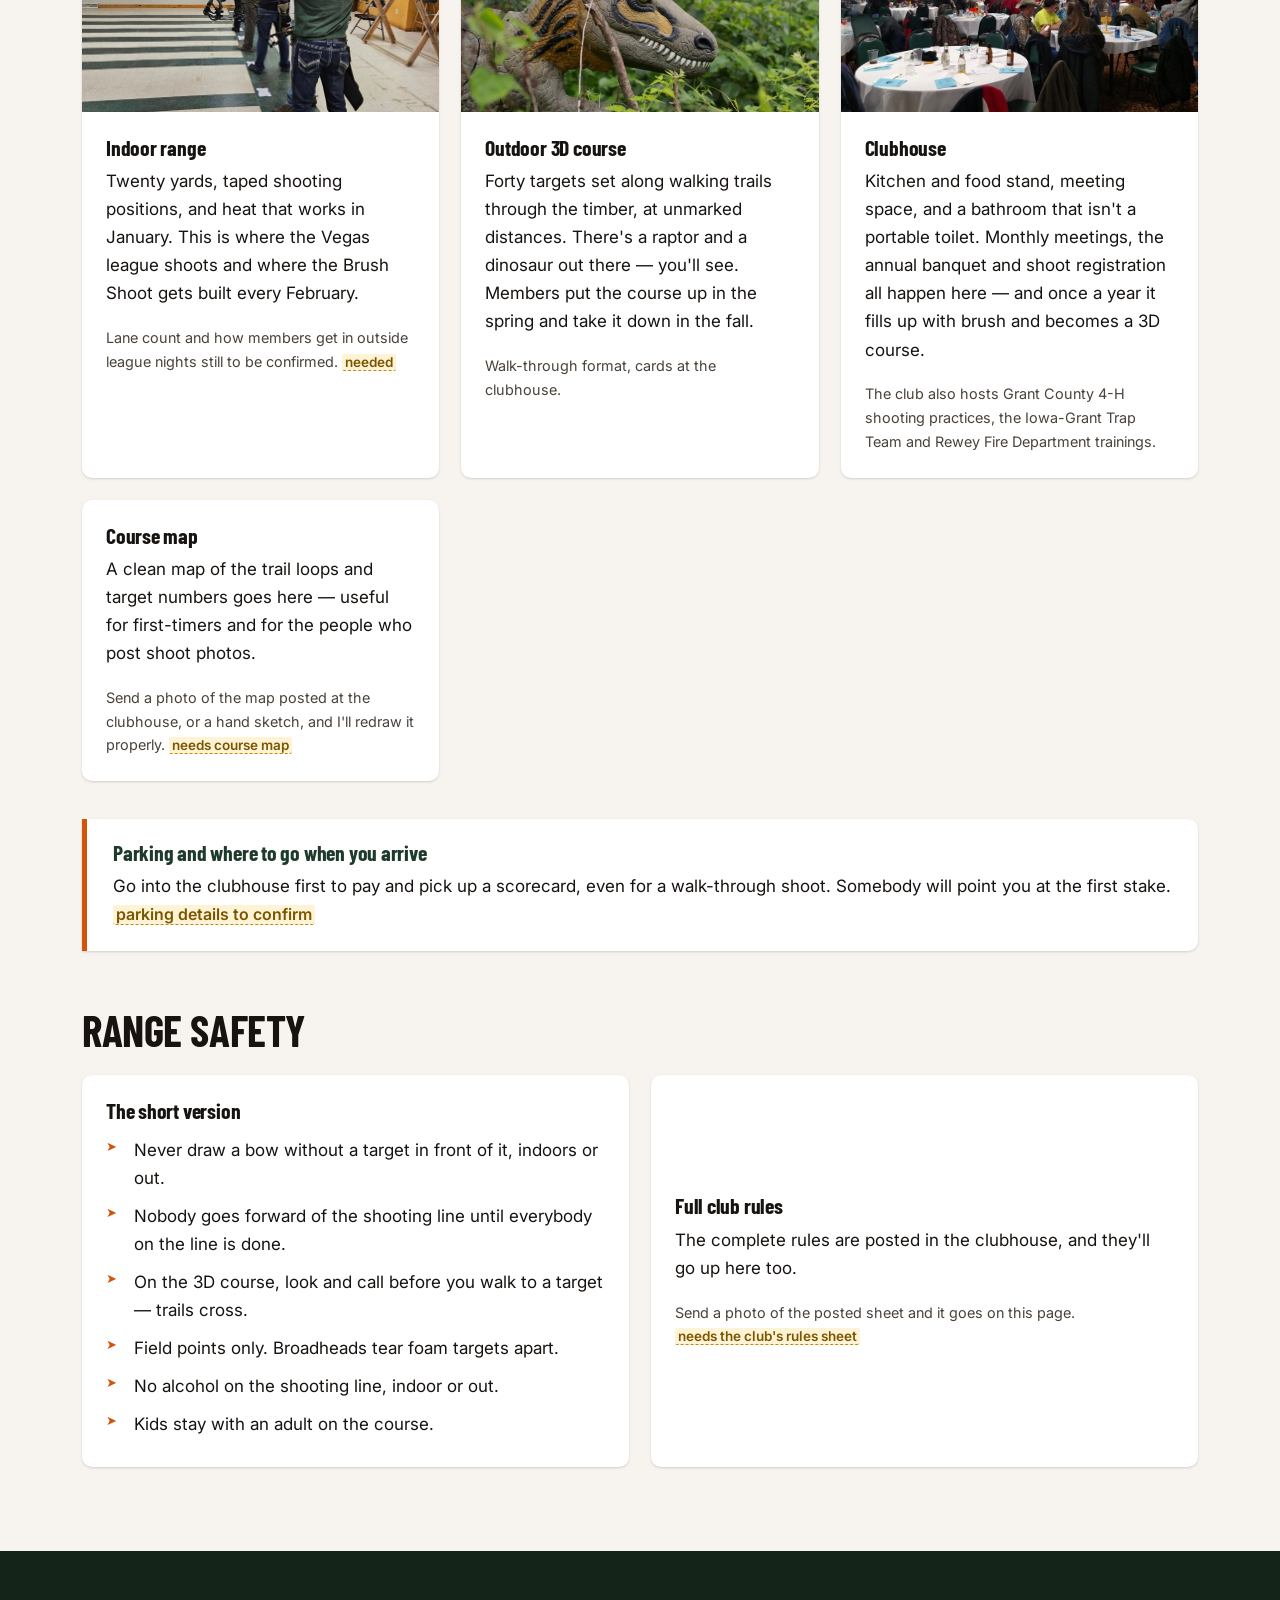
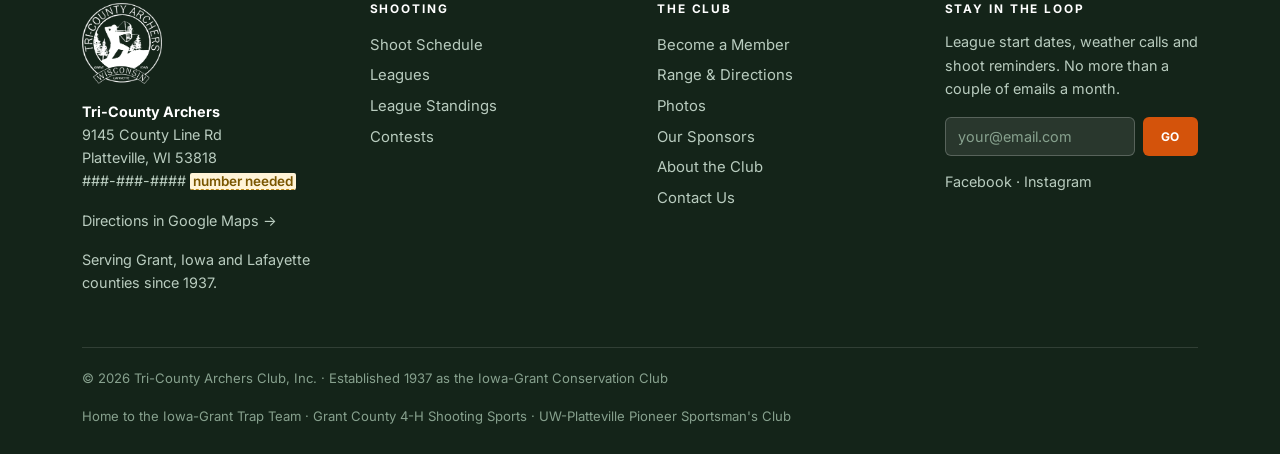
<file: range.html>
<!DOCTYPE html>
<html lang="en">
<head>
<meta charset="utf-8">
<meta name="viewport" content="width=device-width, initial-scale=1">
<title>Range &amp; Directions · Tri-County Archers · Platteville, Wisconsin</title>
<meta name="description" content="Directions to Tri-County Archers at 9145 County Line Rd, Platteville WI — indoor range, 40-target outdoor 3D course, clubhouse.">
<link rel="icon" href="favicon.png">
<link rel="preconnect" href="https://fonts.googleapis.com">
<link rel="preconnect" href="https://fonts.gstatic.com" crossorigin>
<link href="https://fonts.googleapis.com/css2?family=Barlow+Condensed:wght@600;700&family=Inter:wght@400;600;700&display=swap" rel="stylesheet">
<link rel="stylesheet" href="assets/css/site.css?v=2026.08.23.3">
</head>
<body>
<div class="draftbar"><div class="wrap"><strong>Preview.</strong> This site is still being updated — anything tagged <span class="tbd">like this</span> likely needs more info. · rev 2026.08.23.3</div></div>
<header class="hdr">
  <div class="hdr-in">
    <a class="brand" href="index.html">
      <img src="assets/img/logo-white.png" alt="Tri-County Archers logo">
      <span class="brand-txt">
        <span class="brand-name">Tri-County Archers</span>
        <span class="brand-sub">Grant · Iowa · Lafayette · Wisconsin</span>
      </span>
    </a>
    <button class="burger" aria-label="Menu">☰</button>
    <nav class="nav">
      <a href="index.html" class="">Home</a><a href="schedule.html" class="">Schedule</a><a href="leagues.html" class="">Leagues</a><a href="contests.html" class="">Contests</a><a href="range.html" class="on">Range</a><a href="photos.html" class="">Photos</a><a href="about.html" class="">About</a><a href="contact.html" class="">Contact</a>
      <a href="membership.html" class="cta">Join the Club</a>
    </nav>
  </div>
</header>
<section class="phead"><div class="wrap">
  <div class="crumb">The place</div><h1>Range &amp; Directions</h1><p>9145 County Line Rd, Platteville, WI 53818. Rural address — read the written directions, not just the GPS.</p>
</div></section>
<section class="sec">
  <div class="wrap">

    <div class="grid g4" style="margin-bottom:44px">
      <div class="card card-pad center"><h3 style="color:var(--forest);font-size:2.2rem;margin-bottom:2px" data-club="targetsOutdoor">40</h3><p class="small muted" style="margin:0">Targets on the outdoor 3D course</p></div>
      <div class="card card-pad center"><h3 style="color:var(--forest);font-size:2.2rem;margin-bottom:2px" data-club="targetsIndoor">28</h3><p class="small muted" style="margin:0">Indoor targets set for the Brush Shoot</p></div>
      <div class="card card-pad center"><h3 style="color:var(--forest);font-size:2.2rem;margin-bottom:2px">20 yd</h3><p class="small muted" style="margin:0">Indoor range — lane count <span class="tbd">needed</span></p></div>
      <div class="card card-pad center"><h3 style="color:var(--forest);font-size:2.2rem;margin-bottom:2px" data-club="founded">1937</h3><p class="small muted" style="margin:0">On this ground since</p></div>
    </div>

    <div class="split" style="margin-bottom:52px">
      <div>
        <div class="eyebrow">Getting here</div>
        <h2>Driving directions</h2>
        <p><strong>From Platteville</strong> — north on Highway 81 about nine miles, then east on
          County Road A to County Line Road and south. The club is just outside Arthur, heading
          toward Rewey.</p>
        <p class="small muted">Those are the directions Grant County tourism and Grant County 4-H both
          publish for this address, so they're the ones people actually use.
          <span class="tbd">club to confirm and add any landmarks worth naming</span></p>
        <p><strong>From Dubuque</strong> — US 151 north to Platteville, then as above.
          <span class="tbd">drive time to confirm</span></p>
        <p><strong>From Dodgeville or Mineral Point</strong> — south and west through Rewey.
          <span class="tbd">needs real directions</span></p>
        <div class="note">
          <strong>Heads up on GPS.</strong> County Line Road is exactly what it sounds like — the line
          between Grant and Iowa counties — and some phones put the pin on the wrong side of it. Look
          for the club sign.
        </div>
        <div class="hero-btns" style="margin-top:20px">
          <a class="btn btn-blaze" href="https://www.google.com/maps/dir/?api=1&destination=9145+County+Line+Rd%2C+Platteville%2C+WI+53818" target="_blank" rel="noopener noreferrer">Get directions in Google Maps</a>
          <a class="btn btn-out" href="https://maps.google.com/?q=9145+County+Line+Rd,+Platteville,+WI+53818" target="_blank" rel="noopener noreferrer">Just show me the map</a>
        </div>
      </div>
      <div class="split-img">
        <img src="assets/img/banner-sunset.jpg" alt="Flagpole and treeline at the Tri-County Archers grounds at sunset">
      </div>
    </div>

    <h2>The facilities</h2>
    <div class="grid g2" style="margin-top:22px">
      <div class="card">
        <img class="card-img" src="assets/img/indoor-archers.jpg" alt="Archers shooting on the indoor range">
        <div class="card-pad">
          <h3>Indoor range</h3>
          <p>Twenty yards, taped shooting positions, and heat that works in January. This is where the
            Vegas league shoots and where the Brush Shoot gets built every February.</p>
          <p class="small muted" style="margin-bottom:0">Lane count and how members get in outside
            league nights still to be confirmed. <span class="tbd">needed</span></p>
        </div>
      </div>
      <div class="card">
        <img class="card-img" src="assets/img/dino-3d-target.jpg" alt="A 3D target set in the timber on the outdoor course">
        <div class="card-pad">
          <h3>Outdoor 3D course</h3>
          <p>Forty targets set along walking trails through the timber, at unmarked distances. There's a
            raptor and a dinosaur out there — you'll see. Members put the course up in the spring and
            take it down in the fall.</p>
          <p class="small muted" style="margin-bottom:0">Walk-through format, cards at the clubhouse.</p>
        </div>
      </div>
      <div class="card">
        <img class="card-img" src="assets/img/banquet.jpg" alt="Members gathered in the clubhouse at the annual banquet">
        <div class="card-pad">
          <h3>Clubhouse</h3>
          <p>Kitchen and food stand, meeting space, and a bathroom that isn't a portable toilet.
            Monthly meetings, the annual banquet and shoot registration all happen here — and once a
            year it fills up with brush and becomes a 3D course.</p>
          <p class="small muted" style="margin-bottom:0">The club also hosts Grant County 4-H shooting
            practices, the Iowa-Grant Trap Team and Rewey Fire Department trainings.</p>
        </div>
      </div>
      <div class="card card-pad" style="justify-content:center">
        <h3>Course map</h3>
        <p>A clean map of the trail loops and target numbers goes here — useful for first-timers
          and for the people who post shoot photos.</p>
        <p class="small muted">Send a photo of the map posted at the clubhouse, or a hand sketch,
          and I'll redraw it properly. <span class="tbd">needs course map</span></p>
      </div>
    </div>

    <div class="call" style="margin-top:38px">
      <h3>Parking and where to go when you arrive</h3>
      <p style="margin-bottom:0">Go into the clubhouse first to pay and pick up a scorecard, even for a
        walk-through shoot. Somebody will point you at the first stake.
        <span class="tbd">parking details to confirm</span></p>
    </div>

    <h2 id="safety" style="margin-top:56px">Range safety</h2>
    <div class="grid g2" style="margin-top:22px">
      <div class="card card-pad">
        <h3>The short version</h3>
        <ul class="tick" style="margin-bottom:0">
          <li>Never draw a bow without a target in front of it, indoors or out.</li>
          <li>Nobody goes forward of the shooting line until everybody on the line is done.</li>
          <li>On the 3D course, look and call before you walk to a target — trails cross.</li>
          <li>Field points only. Broadheads tear foam targets apart.</li>
          <li>No alcohol on the shooting line, indoor or out.</li>
          <li>Kids stay with an adult on the course.</li>
        </ul>
      </div>
      <div class="card card-pad" style="justify-content:center">
        <h3>Full club rules</h3>
        <p>The complete rules are posted in the clubhouse, and they'll go up here too.</p>
        <p class="small muted" style="margin-bottom:0">Send a photo of the posted sheet and it goes on
          this page. <span class="tbd">needs the club's rules sheet</span></p>
      </div>
    </div>
  </div>
</section>

<footer class="ftr">
  <div class="wrap">
    <div class="ftr-grid">
      <div class="ftr-brand">
        <img src="assets/img/logo-white.png" alt="">
        <p><strong style="color:#fff">Tri-County Archers</strong><br>
        9145 County Line Rd<br>Platteville, WI 53818<br>
        <span data-club="phone">###-###-####</span> <span class="tbd">number needed</span></p>
        <p class="small"><a href="https://www.google.com/maps/dir/?api=1&destination=9145+County+Line+Rd%2C+Platteville%2C+WI+53818" style="display:inline" target="_blank" rel="noopener noreferrer">Directions in Google Maps &rarr;</a></p>
        <p class="small">Serving Grant, Iowa and Lafayette counties since
          <span data-club="founded">1937</span>.</p>
      </div>
      <div>
        <h4>Shooting</h4>
        <a href="schedule.html">Shoot Schedule</a>
        <a href="leagues.html">Leagues</a>
        <a href="leagues.html#standings">League Standings</a>
        <a href="contests.html">Contests</a>
      </div>
      <div>
        <h4>The Club</h4>
        <a href="membership.html">Become a Member</a>
        <a href="range.html">Range &amp; Directions</a>
        <a href="photos.html">Photos</a>
        <a href="sponsors.html">Our Sponsors</a>
        <a href="about.html">About the Club</a>
        <a href="contact.html">Contact Us</a>
      </div>
      <div>
        <h4>Stay in the loop</h4>
        <p class="small">League start dates, weather calls and shoot reminders. No more than a couple of emails a month.</p>
        <form class="news" onsubmit="event.preventDefault();this.innerHTML='<p class=\'small\' style=\'margin:0;color:#A8D5B8\'>Thanks — you\'re on the list.</p>'">
          <input type="email" placeholder="your@email.com" required aria-label="Email">
          <button class="btn btn-blaze btn-sm" type="submit">Go</button>
        </form>
        <p class="small" style="margin-top:14px">
          <a href="https://www.facebook.com/TriCountyArchers/" style="display:inline" target="_blank" rel="noopener noreferrer">Facebook</a> ·
          <a href="https://www.instagram.com/tricountyarchers/" style="display:inline" target="_blank" rel="noopener noreferrer">Instagram</a></p>
      </div>
    </div>
    <div class="ftr-bot">
      <span>&copy; <span data-year>2026</span> Tri-County Archers Club, Inc. · Established 1937 as the Iowa-Grant Conservation Club</span>
      <span>Home to the Iowa-Grant Trap Team · Grant County 4-H Shooting Sports · UW-Platteville Pioneer Sportsman's Club</span>
    </div>
  </div>
</footer>
<script src="assets/js/data.js?v=2026.08.23.3"></script>
<script src="assets/js/site.js?v=2026.08.23.3"></script>
</body>
</html>
</file>
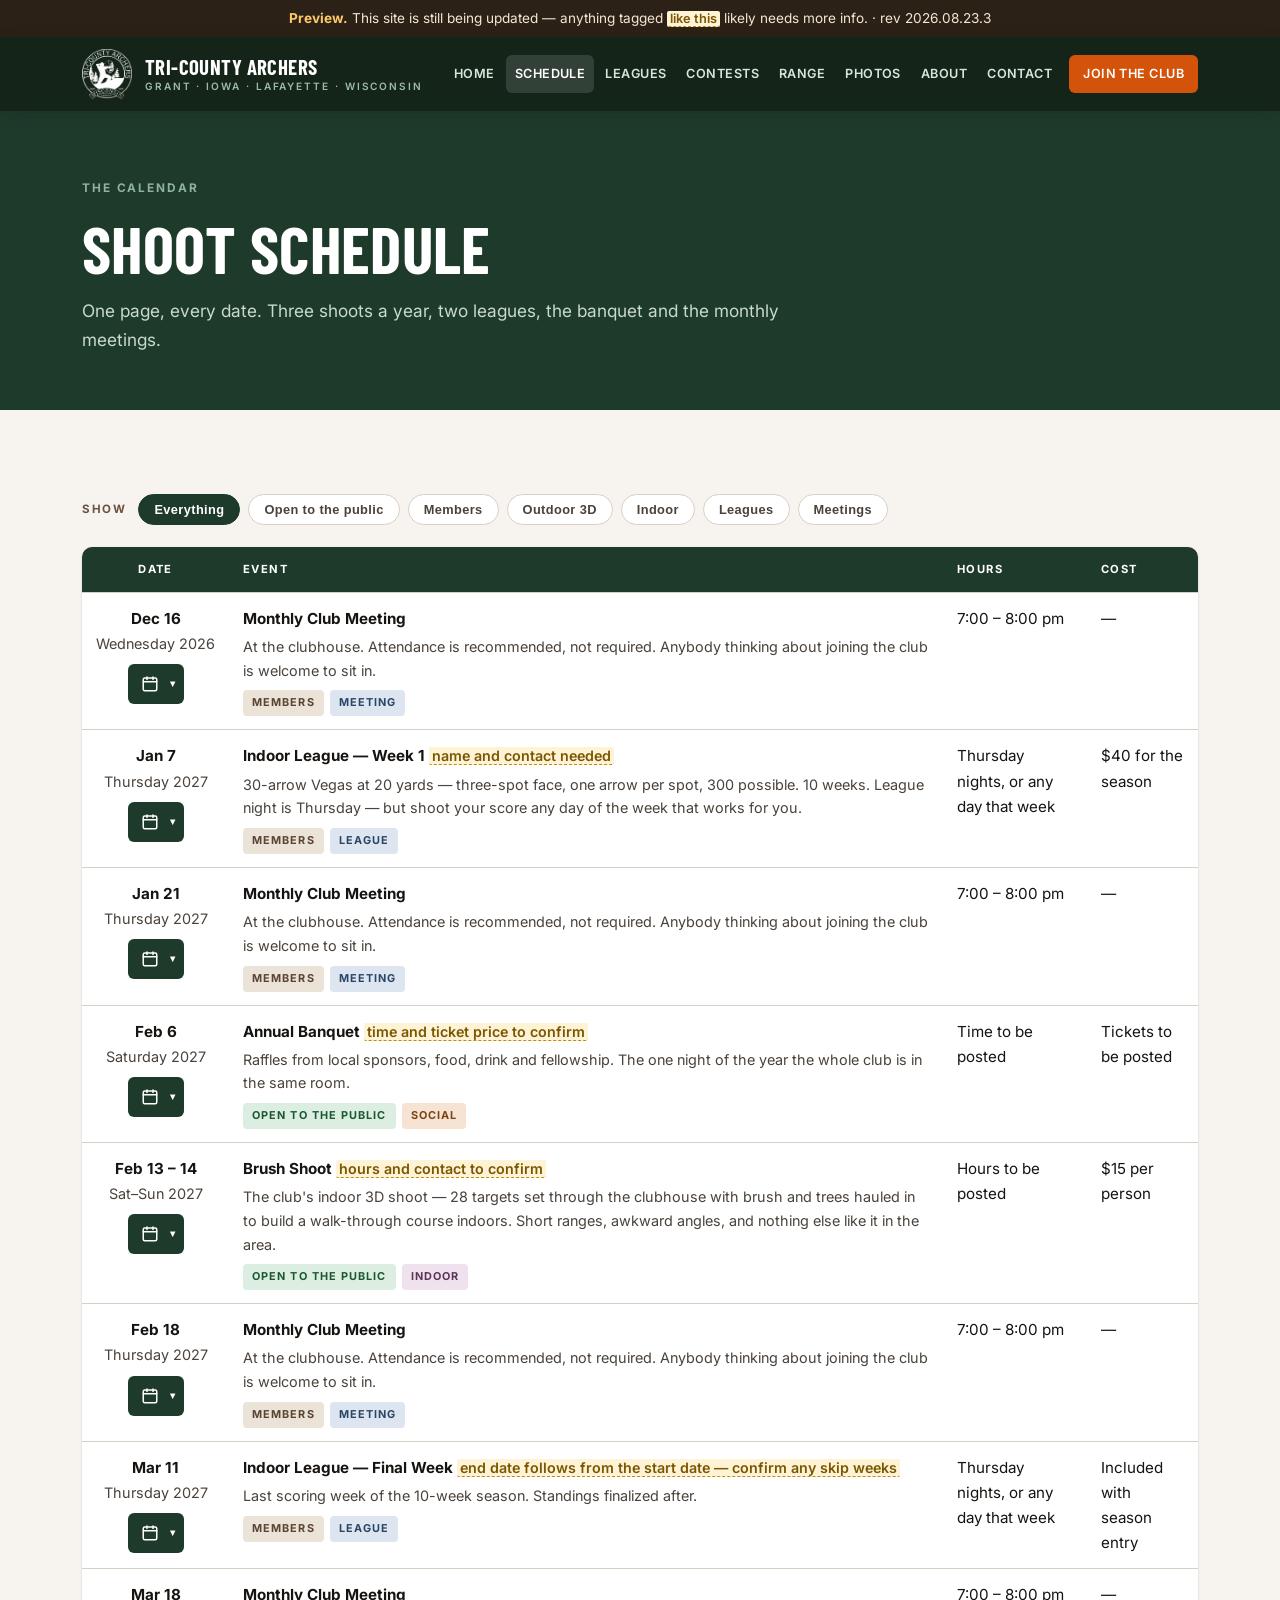
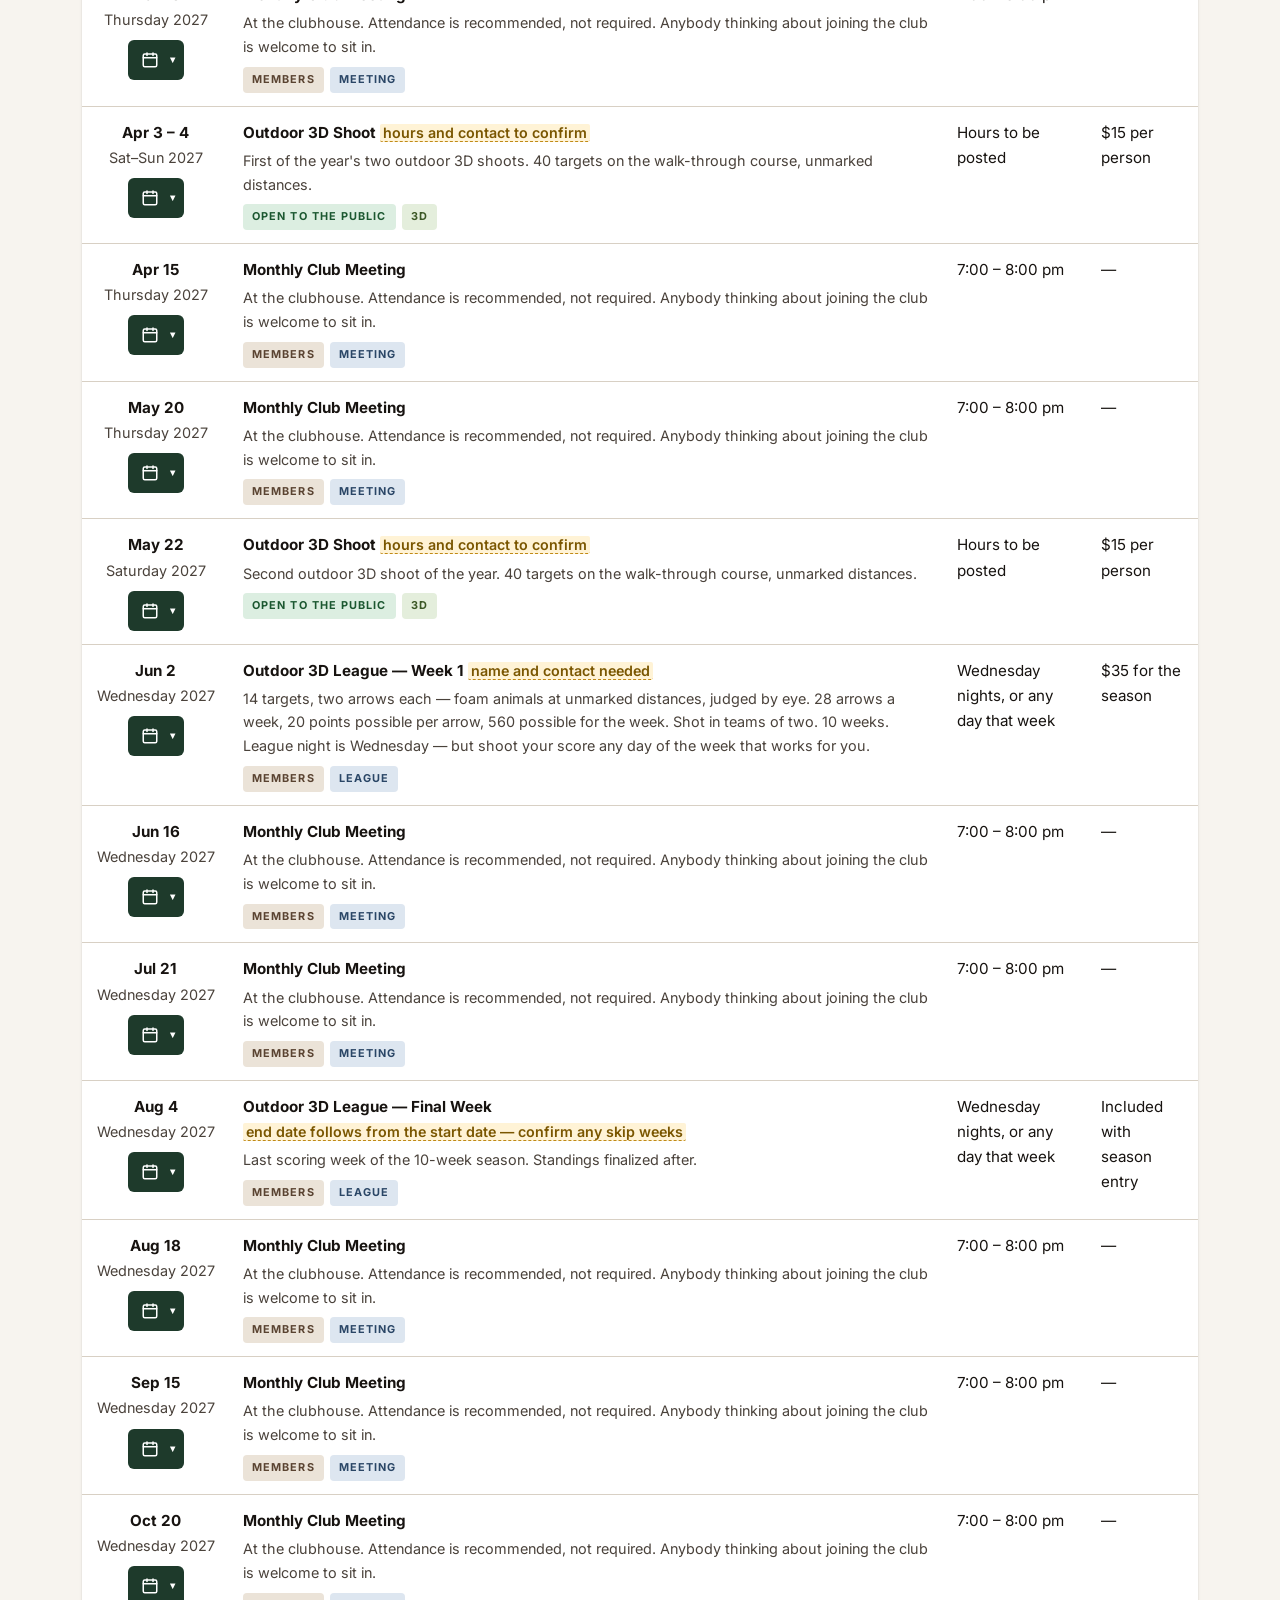
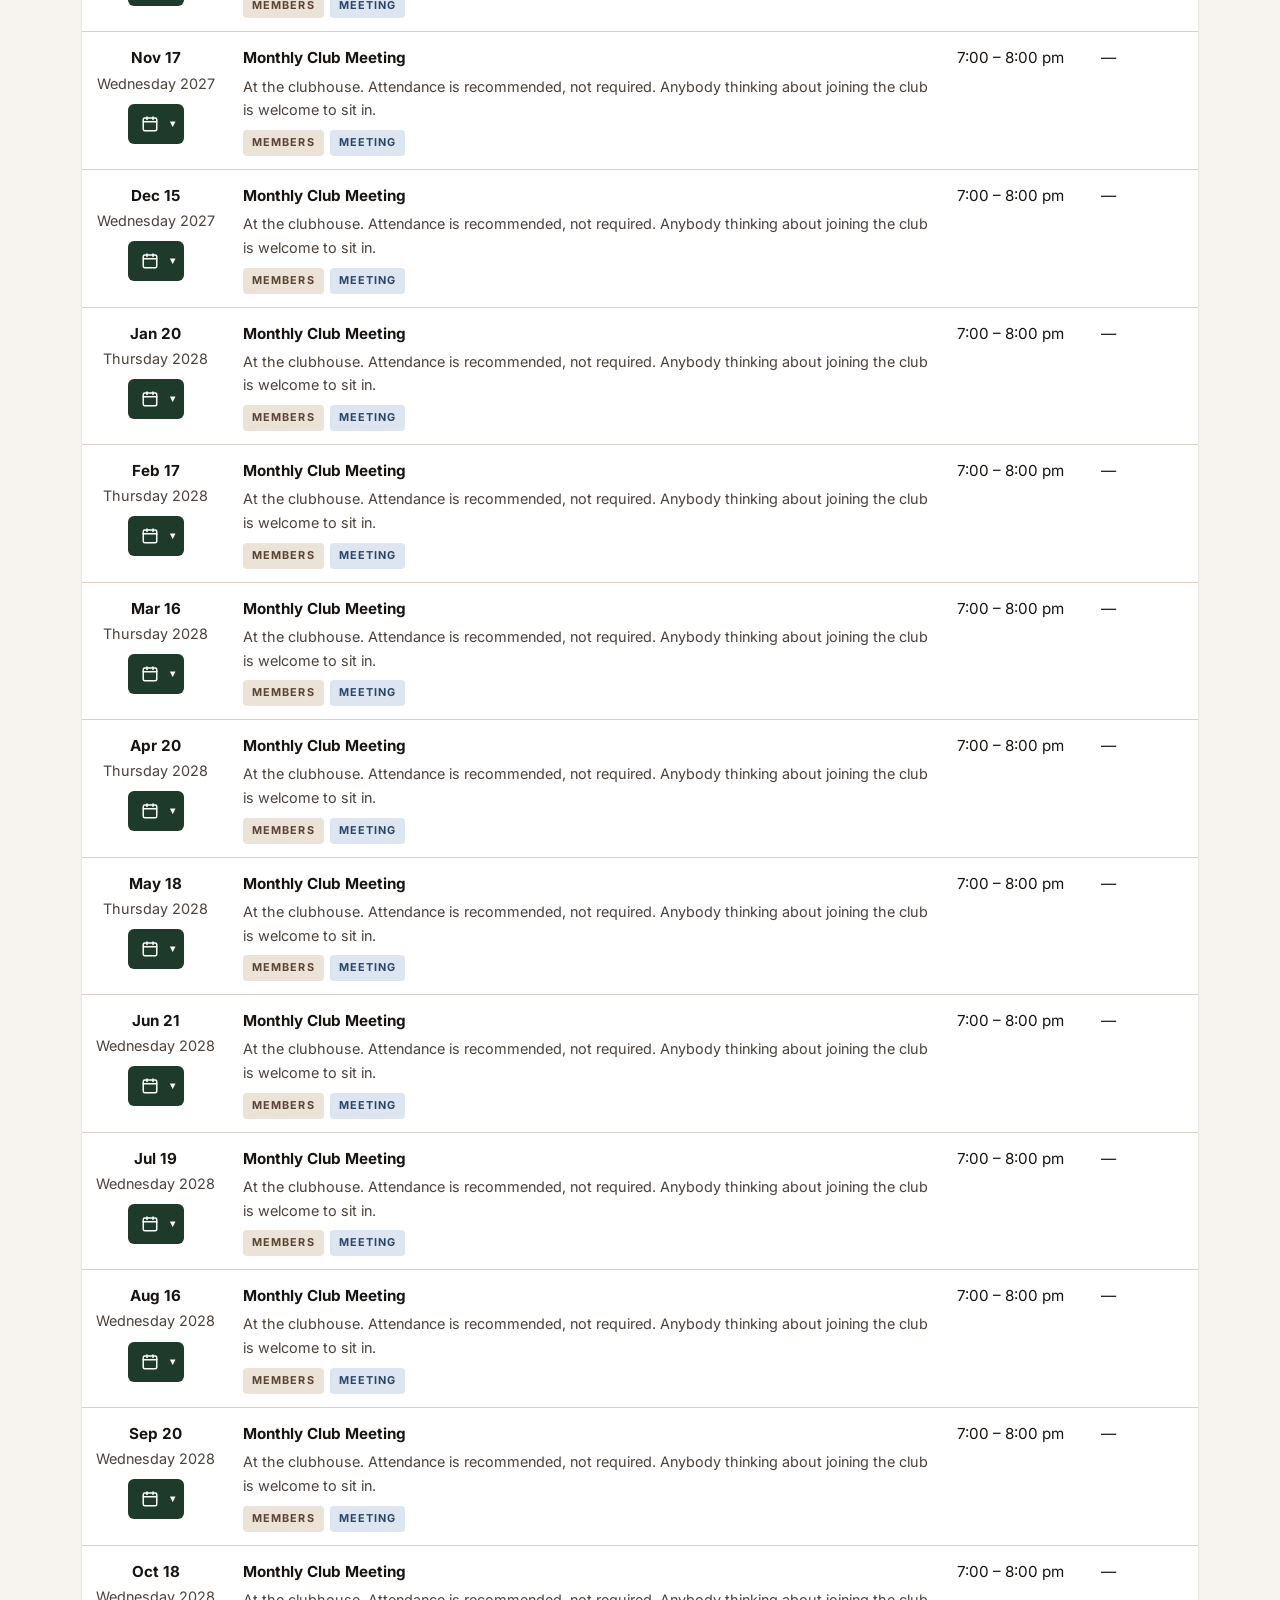
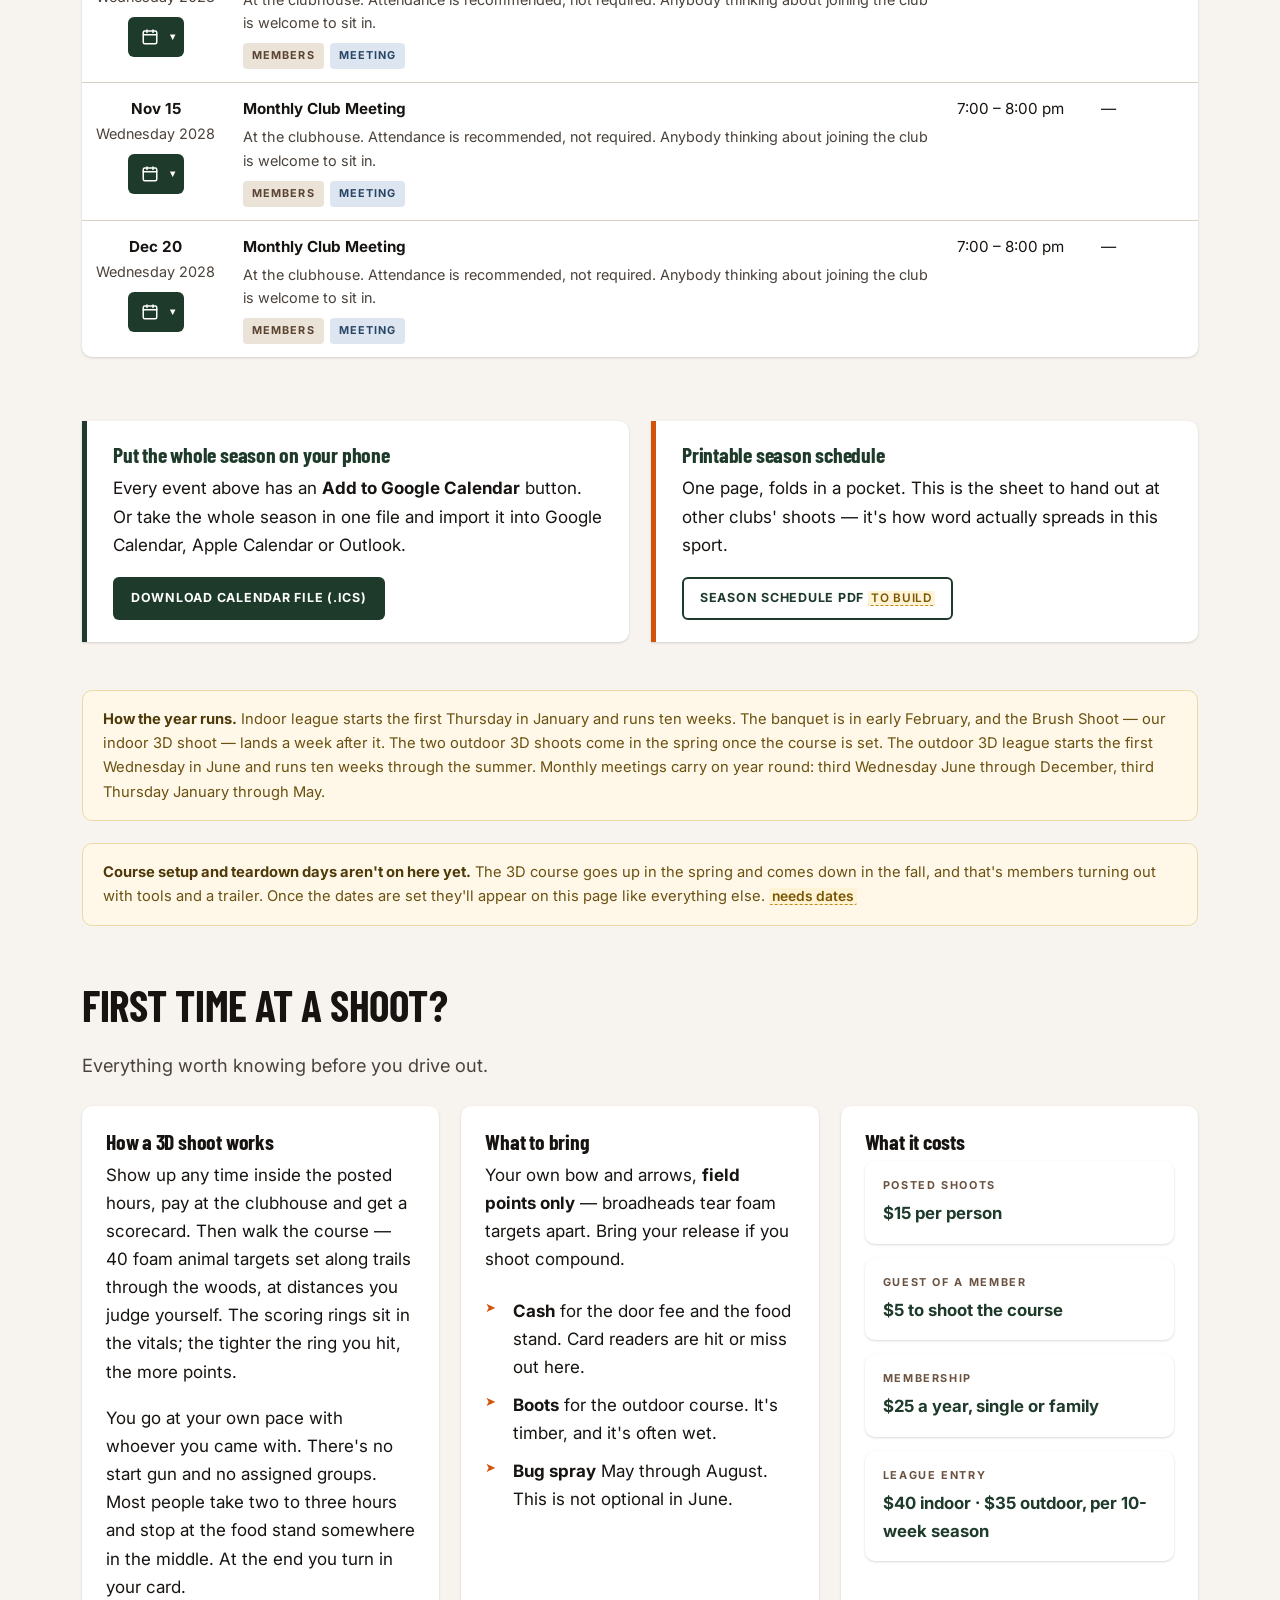
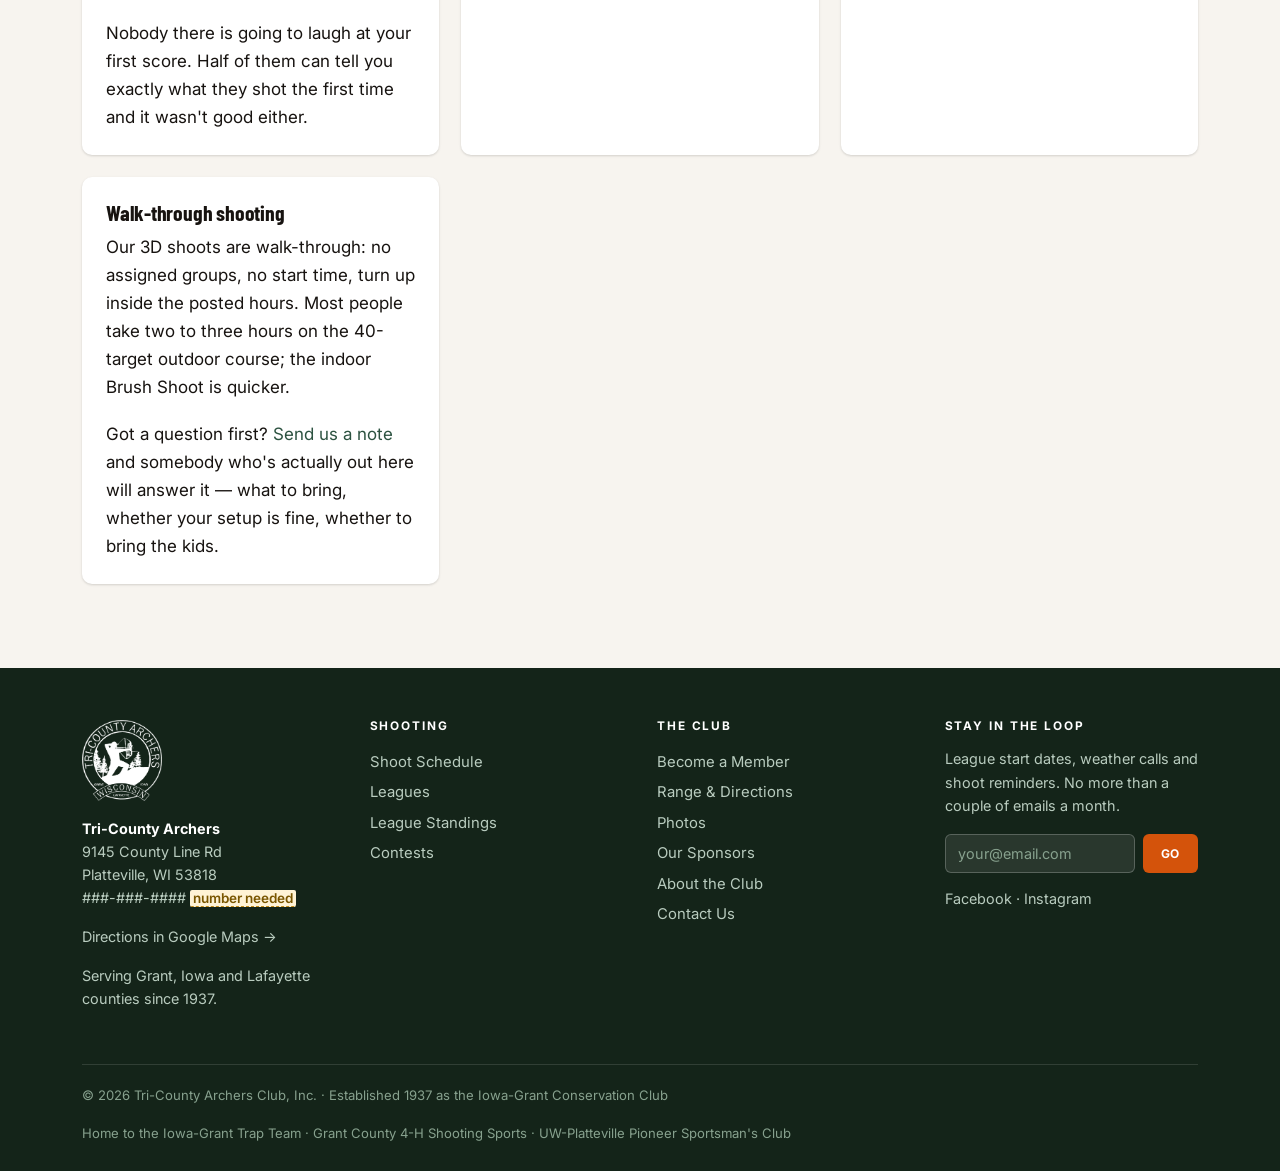
<file: schedule.html>
<!DOCTYPE html>
<html lang="en">
<head>
<meta charset="utf-8">
<meta name="viewport" content="width=device-width, initial-scale=1">
<title>Shoot Schedule · Tri-County Archers · Platteville, Wisconsin</title>
<meta name="description" content="Every Tri-County Archers shoot, league date, banquet and monthly meeting — with hours, fees and whether it's open to the public.">
<link rel="icon" href="favicon.png">
<link rel="preconnect" href="https://fonts.googleapis.com">
<link rel="preconnect" href="https://fonts.gstatic.com" crossorigin>
<link href="https://fonts.googleapis.com/css2?family=Barlow+Condensed:wght@600;700&family=Inter:wght@400;600;700&display=swap" rel="stylesheet">
<link rel="stylesheet" href="assets/css/site.css?v=2026.08.23.3">
</head>
<body>
<div class="draftbar"><div class="wrap"><strong>Preview.</strong> This site is still being updated — anything tagged <span class="tbd">like this</span> likely needs more info. · rev 2026.08.23.3</div></div>
<header class="hdr">
  <div class="hdr-in">
    <a class="brand" href="index.html">
      <img src="assets/img/logo-white.png" alt="Tri-County Archers logo">
      <span class="brand-txt">
        <span class="brand-name">Tri-County Archers</span>
        <span class="brand-sub">Grant · Iowa · Lafayette · Wisconsin</span>
      </span>
    </a>
    <button class="burger" aria-label="Menu">☰</button>
    <nav class="nav">
      <a href="index.html" class="">Home</a><a href="schedule.html" class="on">Schedule</a><a href="leagues.html" class="">Leagues</a><a href="contests.html" class="">Contests</a><a href="range.html" class="">Range</a><a href="photos.html" class="">Photos</a><a href="about.html" class="">About</a><a href="contact.html" class="">Contact</a>
      <a href="membership.html" class="cta">Join the Club</a>
    </nav>
  </div>
</header>
<section class="phead"><div class="wrap">
  <div class="crumb">The calendar</div><h1>Shoot Schedule</h1><p>One page, every date. Three shoots a year, two leagues, the banquet and the monthly meetings.</p>
</div></section>
<section class="sec">
  <div class="wrap">

    <div class="filters" id="sched-filters">
      <span class="filters-lbl">Show</span>
      <button class="chip on" data-f="all">Everything</button>
      <button class="chip" data-f="public">Open to the public</button>
      <button class="chip" data-f="members">Members</button>
      <button class="chip" data-f="3D">Outdoor 3D</button>
      <button class="chip" data-f="Indoor">Indoor</button>
      <button class="chip" data-f="League">Leagues</button>
      <button class="chip" data-f="Meeting">Meetings</button>
    </div>

    <div class="tbl-wrap">
      <table class="t stack t-sched">
        <thead><tr><th>Date</th><th>Event</th><th>Hours</th><th>Cost</th></tr></thead>
        <tbody id="sched-body"></tbody>
      </table>
    </div>

    <div class="grid g2" style="margin-top:38px">
      <div class="call call-forest">
        <h3>Put the whole season on your phone</h3>
        <p>Every event above has an <strong>Add to Google Calendar</strong> button. Or take the whole
          season in one file and import it into Google Calendar, Apple Calendar or Outlook.</p>
        <a href="#" id="ics" class="btn btn-forest btn-sm">Download calendar file (.ics)</a>
      </div>
      <div class="call">
        <h3>Printable season schedule</h3>
        <p>One page, folds in a pocket. This is the sheet to hand out at other clubs' shoots —
          it's how word actually spreads in this sport.</p>
        <a href="#" class="btn btn-out btn-sm">Season schedule PDF <span class="tbd">to build</span></a>
      </div>
    </div>

    <div class="note">
      <strong>How the year runs.</strong> Indoor league starts the first Thursday in January and runs
      ten weeks. The banquet is in early February, and the Brush Shoot — our indoor 3D shoot —
      lands a week after it. The two outdoor 3D shoots come in the spring once the course is set. The
      outdoor 3D league starts the first Wednesday in June and runs ten weeks through the summer.
      Monthly meetings carry on year round: third Wednesday June through December, third Thursday
      January through May.
    </div>

    <div class="note">
      <strong>Course setup and teardown days aren't on here yet.</strong> The 3D course goes up in the
      spring and comes down in the fall, and that's members turning out with tools and a trailer. Once
      the dates are set they'll appear on this page like everything else.
      <span class="tbd">needs dates</span>
    </div>

    <h2 id="first-time" style="margin-top:56px">First time at a shoot?</h2>
    <p class="lead" style="max-width:46em">Everything worth knowing before you drive out.</p>

    <div class="grid g2" style="margin-top:26px">
      <div class="card card-pad">
        <h3>How a 3D shoot works</h3>
        <p>Show up any time inside the posted hours, pay at the clubhouse and get a scorecard. Then
          walk the course &mdash; 40 foam animal targets set along trails through the woods, at
          distances you judge yourself. The scoring rings sit in the vitals; the tighter the ring you
          hit, the more points.</p>
        <p>You go at your own pace with whoever you came with. There's no start gun and no assigned
          groups. Most people take two to three hours and stop at the food stand somewhere in the
          middle. At the end you turn in your card.</p>
        <p style="margin-bottom:0">Nobody there is going to laugh at your first score. Half of them
          can tell you exactly what they shot the first time and it wasn't good either.</p>
      </div>
      <div class="card card-pad">
        <h3>What to bring</h3>
        <p>Your own bow and arrows, <strong>field points only</strong> &mdash; broadheads tear foam
          targets apart. Bring your release if you shoot compound.</p>
        <ul class="tick" style="margin-bottom:0">
          <li><strong>Cash</strong> for the door fee and the food stand. Card readers are hit or miss out here.</li>
          <li><strong>Boots</strong> for the outdoor course. It's timber, and it's often wet.</li>
          <li><strong>Bug spray</strong> May through August. This is not optional in June.</li>
        </ul>
      </div>
      <div class="card card-pad">
        <h3>What it costs</h3>
        <div class="kv" style="margin:0">
          <div><dt>Posted shoots</dt><dd>$<span data-club="shootFee">15</span> per person</dd></div>
          <div><dt>Guest of a member</dt><dd>$<span data-club="guestFee">5</span> to shoot the course</dd></div>
          <div><dt>Membership</dt><dd>$<span data-club="dues">25</span> a year, single or family</dd></div>
          <div><dt>League entry</dt><dd>$40 indoor &middot; $35 outdoor, per 10-week season</dd></div>
        </div>
      </div>
      <div class="card card-pad">
        <h3>Walk-through shooting</h3>
        <p>Our 3D shoots are walk-through: no assigned groups, no start time, turn up inside the posted
          hours. Most people take two to three hours on the 40-target outdoor course; the indoor Brush
          Shoot is quicker.</p>
        <p style="margin-bottom:0">Got a question first? <a href="contact.html">Send us a note</a> and
          somebody who's actually out here will answer it &mdash; what to bring, whether your setup is
          fine, whether to bring the kids.</p>
      </div>
    </div>
  </div>
</section>

<footer class="ftr">
  <div class="wrap">
    <div class="ftr-grid">
      <div class="ftr-brand">
        <img src="assets/img/logo-white.png" alt="">
        <p><strong style="color:#fff">Tri-County Archers</strong><br>
        9145 County Line Rd<br>Platteville, WI 53818<br>
        <span data-club="phone">###-###-####</span> <span class="tbd">number needed</span></p>
        <p class="small"><a href="https://www.google.com/maps/dir/?api=1&destination=9145+County+Line+Rd%2C+Platteville%2C+WI+53818" style="display:inline" target="_blank" rel="noopener noreferrer">Directions in Google Maps &rarr;</a></p>
        <p class="small">Serving Grant, Iowa and Lafayette counties since
          <span data-club="founded">1937</span>.</p>
      </div>
      <div>
        <h4>Shooting</h4>
        <a href="schedule.html">Shoot Schedule</a>
        <a href="leagues.html">Leagues</a>
        <a href="leagues.html#standings">League Standings</a>
        <a href="contests.html">Contests</a>
      </div>
      <div>
        <h4>The Club</h4>
        <a href="membership.html">Become a Member</a>
        <a href="range.html">Range &amp; Directions</a>
        <a href="photos.html">Photos</a>
        <a href="sponsors.html">Our Sponsors</a>
        <a href="about.html">About the Club</a>
        <a href="contact.html">Contact Us</a>
      </div>
      <div>
        <h4>Stay in the loop</h4>
        <p class="small">League start dates, weather calls and shoot reminders. No more than a couple of emails a month.</p>
        <form class="news" onsubmit="event.preventDefault();this.innerHTML='<p class=\'small\' style=\'margin:0;color:#A8D5B8\'>Thanks — you\'re on the list.</p>'">
          <input type="email" placeholder="your@email.com" required aria-label="Email">
          <button class="btn btn-blaze btn-sm" type="submit">Go</button>
        </form>
        <p class="small" style="margin-top:14px">
          <a href="https://www.facebook.com/TriCountyArchers/" style="display:inline" target="_blank" rel="noopener noreferrer">Facebook</a> ·
          <a href="https://www.instagram.com/tricountyarchers/" style="display:inline" target="_blank" rel="noopener noreferrer">Instagram</a></p>
      </div>
    </div>
    <div class="ftr-bot">
      <span>&copy; <span data-year>2026</span> Tri-County Archers Club, Inc. · Established 1937 as the Iowa-Grant Conservation Club</span>
      <span>Home to the Iowa-Grant Trap Team · Grant County 4-H Shooting Sports · UW-Platteville Pioneer Sportsman's Club</span>
    </div>
  </div>
</footer>
<script src="assets/js/data.js?v=2026.08.23.3"></script>
<script src="assets/js/site.js?v=2026.08.23.3"></script>
</body>
</html>
</file>
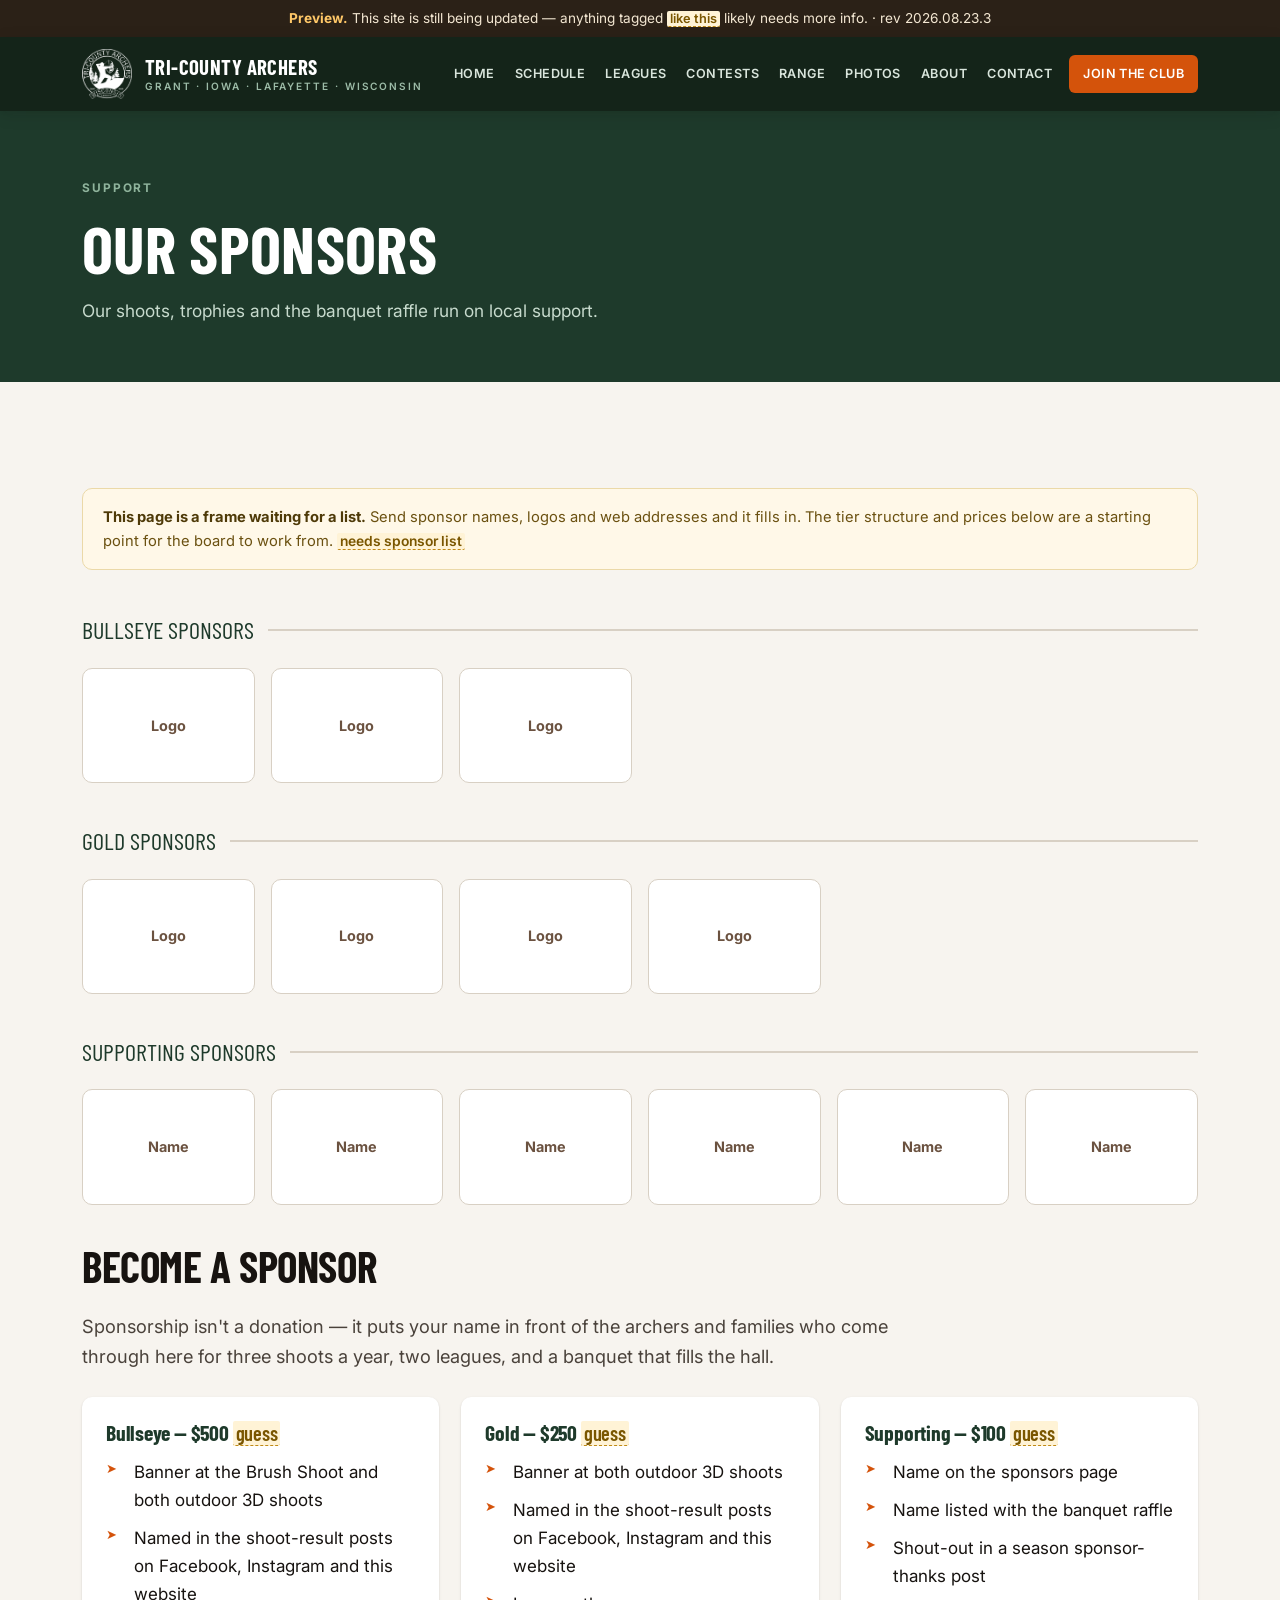
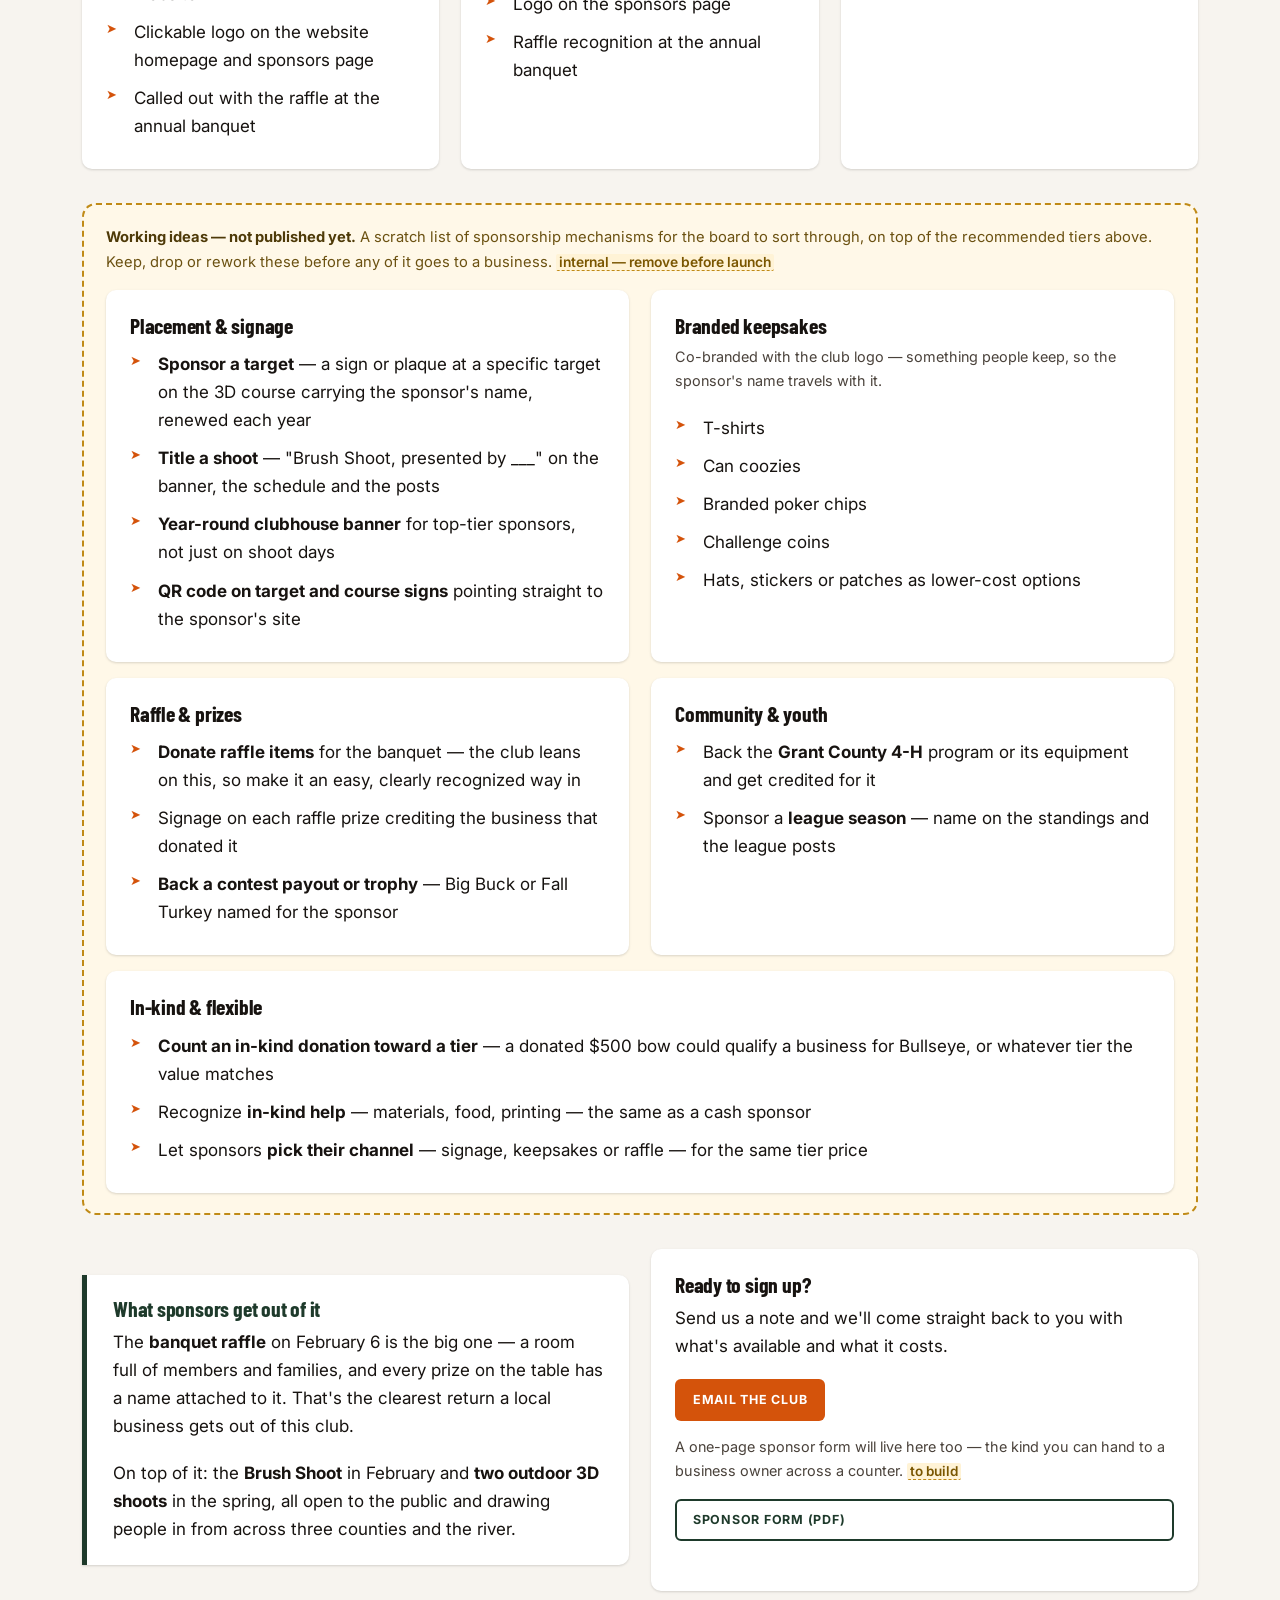
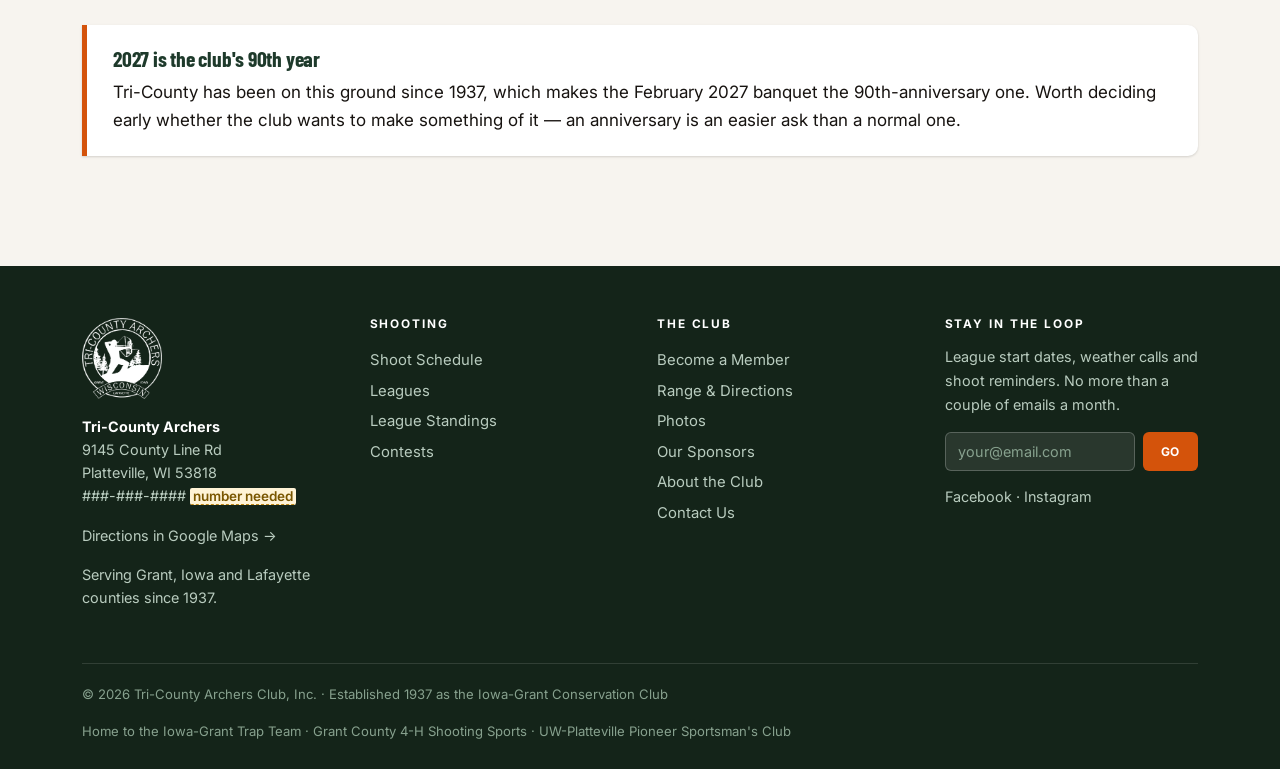
<file: sponsors.html>
<!DOCTYPE html>
<html lang="en">
<head>
<meta charset="utf-8">
<meta name="viewport" content="width=device-width, initial-scale=1">
<title>Sponsors · Tri-County Archers · Platteville, Wisconsin</title>
<meta name="description" content="The businesses that support Tri-County Archers shoots and the annual banquet raffle, and how to become a club sponsor.">
<link rel="icon" href="favicon.png">
<link rel="preconnect" href="https://fonts.googleapis.com">
<link rel="preconnect" href="https://fonts.gstatic.com" crossorigin>
<link href="https://fonts.googleapis.com/css2?family=Barlow+Condensed:wght@600;700&family=Inter:wght@400;600;700&display=swap" rel="stylesheet">
<link rel="stylesheet" href="assets/css/site.css?v=2026.08.23.3">
</head>
<body>
<div class="draftbar"><div class="wrap"><strong>Preview.</strong> This site is still being updated — anything tagged <span class="tbd">like this</span> likely needs more info. · rev 2026.08.23.3</div></div>
<header class="hdr">
  <div class="hdr-in">
    <a class="brand" href="index.html">
      <img src="assets/img/logo-white.png" alt="Tri-County Archers logo">
      <span class="brand-txt">
        <span class="brand-name">Tri-County Archers</span>
        <span class="brand-sub">Grant · Iowa · Lafayette · Wisconsin</span>
      </span>
    </a>
    <button class="burger" aria-label="Menu">☰</button>
    <nav class="nav">
      <a href="index.html" class="">Home</a><a href="schedule.html" class="">Schedule</a><a href="leagues.html" class="">Leagues</a><a href="contests.html" class="">Contests</a><a href="range.html" class="">Range</a><a href="photos.html" class="">Photos</a><a href="about.html" class="">About</a><a href="contact.html" class="">Contact</a>
      <a href="membership.html" class="cta">Join the Club</a>
    </nav>
  </div>
</header>
<section class="phead"><div class="wrap">
  <div class="crumb">Support</div><h1>Our Sponsors</h1><p>Our shoots, trophies and the banquet raffle run on local support.</p>
</div></section>
<section class="sec">
  <div class="wrap">
    <div class="note">
      <strong>This page is a frame waiting for a list.</strong> Send sponsor names, logos and web
      addresses and it fills in. The tier structure and prices below are a starting point for the
      board to work from. <span class="tbd">needs sponsor list</span>
    </div>

    <div class="tier" style="margin-top:40px">
      <div class="tier-name">Bullseye Sponsors</div>
      <div class="spons">
        <div class="spon">Logo</div><div class="spon">Logo</div><div class="spon">Logo</div>
      </div>
    </div>
    <div class="tier">
      <div class="tier-name">Gold Sponsors</div>
      <div class="spons">
        <div class="spon">Logo</div><div class="spon">Logo</div><div class="spon">Logo</div><div class="spon">Logo</div>
      </div>
    </div>
    <div class="tier">
      <div class="tier-name">Supporting Sponsors</div>
      <div class="spons">
        <div class="spon">Name</div><div class="spon">Name</div><div class="spon">Name</div>
        <div class="spon">Name</div><div class="spon">Name</div><div class="spon">Name</div>
      </div>
    </div>

    <h2 id="become" style="margin-top:20px">Become a sponsor</h2>
    <p class="lead" style="max-width:46em">Sponsorship isn't a donation — it puts your name in front of
      the archers and families who come through here for three shoots a year, two leagues, and a
      banquet that fills the hall.</p>
    <div class="grid g3" id="tiers" style="margin:26px 0 34px"></div>

    <!-- IDEAS (temporary working block — remove before launch) -->
    <div style="margin:6px 0 34px; padding:20px 22px; background:#FFF8E8; border:2px dashed #C08A16; border-radius:14px">
      <p style="margin:0 0 16px; color:#6B5111; font-size:.92rem">
        <strong style="color:#4E3A08">Working ideas — not published yet.</strong> A scratch list of
        sponsorship mechanisms for the board to sort through, on top of the recommended tiers above.
        Keep, drop or rework these before any of it goes to a business.
        <span class="tbd">internal — remove before launch</span></p>

      <div class="grid g2">
        <div class="card card-pad">
          <h3>Placement &amp; signage</h3>
          <ul class="tick" style="margin-bottom:0">
            <li><strong>Sponsor a target</strong> — a sign or plaque at a specific target on the 3D
              course carrying the sponsor's name, renewed each year</li>
            <li><strong>Title a shoot</strong> — "Brush Shoot, presented by ___" on the banner, the
              schedule and the posts</li>
            <li><strong>Year-round clubhouse banner</strong> for top-tier sponsors, not just on shoot days</li>
            <li><strong>QR code on target and course signs</strong> pointing straight to the sponsor's site</li>
          </ul>
        </div>
        <div class="card card-pad">
          <h3>Branded keepsakes</h3>
          <p class="small muted" style="margin-top:0">Co-branded with the club logo — something people
            keep, so the sponsor's name travels with it.</p>
          <ul class="tick" style="margin-bottom:0">
            <li>T-shirts</li>
            <li>Can coozies</li>
            <li>Branded poker chips</li>
            <li>Challenge coins</li>
            <li>Hats, stickers or patches as lower-cost options</li>
          </ul>
        </div>
      </div>

      <div class="grid g2" style="margin-top:16px">
        <div class="card card-pad">
          <h3>Raffle &amp; prizes</h3>
          <ul class="tick" style="margin-bottom:0">
            <li><strong>Donate raffle items</strong> for the banquet — the club leans on this, so make
              it an easy, clearly recognized way in</li>
            <li>Signage on each raffle prize crediting the business that donated it</li>
            <li><strong>Back a contest payout or trophy</strong> — Big Buck or Fall Turkey named for the
              sponsor</li>
          </ul>
        </div>
        <div class="card card-pad">
          <h3>Community &amp; youth</h3>
          <ul class="tick" style="margin-bottom:0">
            <li>Back the <strong>Grant County 4-H</strong> program or its equipment and get credited for it</li>
            <li>Sponsor a <strong>league season</strong> — name on the standings and the league posts</li>
          </ul>
        </div>
      </div>

      <div class="grid g2" style="margin-top:16px">
        <div class="card card-pad">
          <h3>In-kind &amp; flexible</h3>
          <ul class="tick" style="margin-bottom:0">
            <li><strong>Count an in-kind donation toward a tier</strong> — a donated $500 bow could
              qualify a business for Bullseye, or whatever tier the value matches</li>
            <li>Recognize <strong>in-kind help</strong> — materials, food, printing — the same as a cash sponsor</li>
            <li>Let sponsors <strong>pick their channel</strong> — signage, keepsakes or raffle — for the
              same tier price</li>
          </ul>
        </div>
      </div>
    </div>

    <div class="grid g2">
      <div class="call call-forest">
        <h3>What sponsors get out of it</h3>
        <p>The <strong>banquet raffle</strong> on
          <span data-event-date="Annual Banquet" data-event-format="monthday">February 6</span> is the
          big one — a room full of members and
          families, and every prize on the table has a name attached to it. That's the clearest return
          a local business gets out of this club.</p>
        <p style="margin-bottom:0">On top of it: the <strong>Brush Shoot</strong> in February and
          <strong>two outdoor 3D shoots</strong> in the spring, all open to the public and drawing
          people in from across three counties and the river.</p>
      </div>
      <div class="card card-pad">
        <h3>Ready to sign up?</h3>
        <p>Send us a note and we'll come straight back to you with what's available and what it costs.</p>
        <p style="margin-bottom:14px"><a href="contact.html" class="btn btn-blaze btn-sm">Email the club</a></p>
        <p class="small muted">A one-page sponsor form will live here too — the kind you can hand
          to a business owner across a counter. <span class="tbd">to build</span></p>
        <a href="#" class="btn btn-out btn-sm">Sponsor form (PDF)</a>
      </div>
    </div>

    <div class="call" style="margin-top:34px">
      <h3>2027 is the club's 90th year</h3>
      <p style="margin-bottom:0">Tri-County has been on this ground since 1937, which makes the
        February 2027 banquet the 90th-anniversary one. Worth deciding early whether the club wants to
        make something of it — an anniversary is an easier ask than a normal one.</p>
    </div>

  </div>
</section>

<footer class="ftr">
  <div class="wrap">
    <div class="ftr-grid">
      <div class="ftr-brand">
        <img src="assets/img/logo-white.png" alt="">
        <p><strong style="color:#fff">Tri-County Archers</strong><br>
        9145 County Line Rd<br>Platteville, WI 53818<br>
        <span data-club="phone">###-###-####</span> <span class="tbd">number needed</span></p>
        <p class="small"><a href="https://www.google.com/maps/dir/?api=1&destination=9145+County+Line+Rd%2C+Platteville%2C+WI+53818" style="display:inline" target="_blank" rel="noopener noreferrer">Directions in Google Maps &rarr;</a></p>
        <p class="small">Serving Grant, Iowa and Lafayette counties since
          <span data-club="founded">1937</span>.</p>
      </div>
      <div>
        <h4>Shooting</h4>
        <a href="schedule.html">Shoot Schedule</a>
        <a href="leagues.html">Leagues</a>
        <a href="leagues.html#standings">League Standings</a>
        <a href="contests.html">Contests</a>
      </div>
      <div>
        <h4>The Club</h4>
        <a href="membership.html">Become a Member</a>
        <a href="range.html">Range &amp; Directions</a>
        <a href="photos.html">Photos</a>
        <a href="sponsors.html">Our Sponsors</a>
        <a href="about.html">About the Club</a>
        <a href="contact.html">Contact Us</a>
      </div>
      <div>
        <h4>Stay in the loop</h4>
        <p class="small">League start dates, weather calls and shoot reminders. No more than a couple of emails a month.</p>
        <form class="news" onsubmit="event.preventDefault();this.innerHTML='<p class=\'small\' style=\'margin:0;color:#A8D5B8\'>Thanks — you\'re on the list.</p>'">
          <input type="email" placeholder="your@email.com" required aria-label="Email">
          <button class="btn btn-blaze btn-sm" type="submit">Go</button>
        </form>
        <p class="small" style="margin-top:14px">
          <a href="https://www.facebook.com/TriCountyArchers/" style="display:inline" target="_blank" rel="noopener noreferrer">Facebook</a> ·
          <a href="https://www.instagram.com/tricountyarchers/" style="display:inline" target="_blank" rel="noopener noreferrer">Instagram</a></p>
      </div>
    </div>
    <div class="ftr-bot">
      <span>&copy; <span data-year>2026</span> Tri-County Archers Club, Inc. · Established 1937 as the Iowa-Grant Conservation Club</span>
      <span>Home to the Iowa-Grant Trap Team · Grant County 4-H Shooting Sports · UW-Platteville Pioneer Sportsman's Club</span>
    </div>
  </div>
</footer>
<script src="assets/js/data.js?v=2026.08.23.3"></script>
<script src="assets/js/site.js?v=2026.08.23.3"></script>
</body>
</html>
</file>
<file: assets/css/site.css>
/* ============================================================
   Tri-County Archers — site styles
   First pass, Aug 2026
   ============================================================ */

:root{
  --forest:#1E3A2B;
  --forest-deep:#142419;
  --forest-mid:#2C5240;
  --brown:#4A3728;
  --brown-light:#6B5240;
  --blaze:#D4530B;
  --blaze-bright:#F26B1D;
  --cream:#F7F4EF;
  --cream-warm:#EFE9DF;
  --ink:#171310;
  --ink-soft:#4A423B;
  --line:#D8D0C4;
  --white:#fff;
  --shadow-sm:0 1px 3px rgba(23,19,16,.10), 0 1px 2px rgba(23,19,16,.06);
  --shadow-md:0 4px 16px rgba(23,19,16,.10), 0 2px 6px rgba(23,19,16,.06);
  --shadow-lg:0 12px 40px rgba(23,19,16,.16);
  --wrap:1160px;
  --r:10px;
  --head:'Barlow Condensed', 'Oswald', 'Arial Narrow', system-ui, sans-serif;
  --body:'Inter', -apple-system, BlinkMacSystemFont, 'Segoe UI', Roboto, sans-serif;
}

*,*::before,*::after{box-sizing:border-box}
html{-webkit-text-size-adjust:100%; scroll-behavior:smooth; scroll-padding-top:90px}
body{
  margin:0; background:var(--cream); color:var(--ink);
  font-family:var(--body); font-size:17px; line-height:1.65;
  -webkit-font-smoothing:antialiased;
}
img{max-width:100%; height:auto; display:block}
a{color:var(--forest-mid); text-decoration:none}
a:hover{color:var(--blaze); text-decoration:underline}
h1,h2,h3,h4{font-family:var(--head); font-weight:700; line-height:1.08; margin:0 0 .5em; letter-spacing:-.01em}
h1{font-size:clamp(2.4rem,5.5vw,4.1rem); text-transform:uppercase; letter-spacing:.005em}
h2{font-size:clamp(1.85rem,3.6vw,2.7rem); text-transform:uppercase}
h3{font-size:1.35rem}
h4{font-size:1.08rem; font-family:var(--body); font-weight:700; text-transform:uppercase; letter-spacing:.06em; font-size:.86rem; color:var(--brown-light)}
p{margin:0 0 1.1em}
.wrap{max-width:var(--wrap); margin:0 auto; padding:0 22px}
.narrow{max-width:800px}
.center{text-align:center}
.muted{color:var(--ink-soft)}
.small{font-size:.9rem}

/* ---------- draft flag ---------- */
.tbd{
  background:#FFF3D6; border-bottom:1.5px dashed #C08A16; color:#7A5600;
  padding:0 3px; border-radius:2px; font-weight:600; font-size:.94em;
  white-space:nowrap;
}
.draftbar{
  background:#2B2117; color:#F3E7D2; font-size:.85rem; text-align:center;
  padding:9px 22px; line-height:1.4;
}
.draftbar strong{color:#FFC868}

/* ---------- header ---------- */
.hdr{
  background:var(--forest-deep); color:var(--white);
  position:sticky; top:0; z-index:60; box-shadow:var(--shadow-md);
}
.hdr-in{
  max-width:var(--wrap); margin:0 auto; padding:0 22px;
  display:flex; align-items:center; gap:16px; min-height:74px;
}
.brand{display:flex; align-items:center; gap:13px; color:#fff; flex:0 0 auto}
.brand:hover{text-decoration:none}
.brand img{width:50px; height:50px; flex:0 0 auto}
.brand-txt{display:flex; flex-direction:column; line-height:1}
.brand-name{
  font-family:var(--head); font-size:1.42rem; font-weight:700;
  text-transform:uppercase; letter-spacing:.02em;
}
.brand-sub{
  font-size:.63rem; letter-spacing:.19em; text-transform:uppercase;
  color:#9DBCA8; margin-top:4px; font-weight:600;
}
.nav{margin-left:auto; display:flex; align-items:center; gap:2px; flex-wrap:wrap}
.nav a{
  color:#D9E5DC; font-size:.83rem; font-weight:600; letter-spacing:.045em;
  text-transform:uppercase; padding:9px 11px; border-radius:6px; white-space:nowrap;
}
.nav a:hover{background:rgba(255,255,255,.10); color:#fff; text-decoration:none}
.nav a.on{color:#fff; background:rgba(255,255,255,.13)}
.nav a.cta{background:var(--blaze); color:#fff; margin-left:8px; padding:9px 15px}
.nav a.cta:hover{background:var(--blaze-bright)}
.burger{
  margin-left:auto; background:none; border:1.5px solid rgba(255,255,255,.3);
  color:#fff; width:42px; height:38px; border-radius:6px; display:none;
  cursor:pointer; font-size:1.2rem; line-height:1;
}
@media(max-width:980px){
  .nav{
    display:none; position:absolute; top:100%; left:0; right:0;
    background:var(--forest-deep); flex-direction:column; align-items:stretch;
    padding:10px 14px 18px; gap:0; box-shadow:var(--shadow-lg);
  }
  .nav.open{display:flex}
  .nav a{padding:13px 10px; font-size:.95rem; border-bottom:1px solid rgba(255,255,255,.07)}
  .nav a.cta{margin:12px 0 0; text-align:center; border:none}
  .burger{display:block}
}

/* ---------- alert strip ---------- */
.alert{
  background:var(--blaze); color:#fff; text-align:center;
  padding:11px 22px; font-weight:600; font-size:.94rem;
}
.alert a{color:#fff; text-decoration:underline}
.alert-ok{background:var(--forest-mid)}

/* ---------- hero ---------- */
.hero{position:relative; background:var(--forest-deep); overflow:hidden}
.hero-bg{
  position:absolute; inset:0;
  background-size:cover; background-position:center 38%;
  opacity:.52;
}
.hero::after{
  content:''; position:absolute; inset:0;
  background:linear-gradient(180deg, rgba(20,36,25,.55) 0%, rgba(20,36,25,.72) 55%, rgba(20,36,25,.94) 100%);
}
.hero-in{
  position:relative; z-index:2; max-width:var(--wrap); margin:0 auto;
  padding:clamp(64px,11vw,140px) 22px clamp(54px,8vw,96px); color:#fff;
}
.hero h1{color:#fff; max-width:16em; text-shadow:0 2px 18px rgba(0,0,0,.4)}
.hero-eyebrow{
  font-size:.76rem; letter-spacing:.24em; text-transform:uppercase;
  color:#A8C9B4; font-weight:700; margin-bottom:18px;
}
.hero-lede{
  font-size:clamp(1.05rem,2vw,1.28rem); max-width:34em; color:#E6EDE7;
  margin-bottom:32px;
}
.hero-btns{display:flex; gap:13px; flex-wrap:wrap}

/* ---------- buttons ---------- */
.btn{
  display:inline-block; font-family:var(--body); font-weight:700;
  font-size:.87rem; letter-spacing:.06em; text-transform:uppercase;
  padding:14px 26px; border-radius:6px; border:2px solid transparent;
  cursor:pointer; transition:transform .12s ease, background .15s ease;
}
.btn:hover{text-decoration:none; transform:translateY(-1px)}
.btn-blaze{background:var(--blaze); color:#fff}
.btn-blaze:hover{background:var(--blaze-bright); color:#fff}
.btn-ghost{border-color:rgba(255,255,255,.55); color:#fff}
.btn-ghost:hover{background:rgba(255,255,255,.13); color:#fff}
.btn-forest{background:var(--forest); color:#fff}
.btn-forest:hover{background:var(--forest-mid); color:#fff}
.btn-out{border-color:var(--forest); color:var(--forest)}
.btn-out:hover{background:var(--forest); color:#fff}
.btn-sm{padding:9px 16px; font-size:.78rem}

/* ---------- sections ---------- */
.sec{padding:clamp(48px,7vw,84px) 0}
.sec-tight{padding:clamp(34px,4vw,52px) 0}
.sec-cream{background:var(--cream-warm)}
.sec-forest{background:var(--forest); color:#EAF1EC}
.sec-forest h2,.sec-forest h3{color:#fff}
.sec-forest a{color:#A8D5B8}
.sec-head{margin-bottom:34px}
.sec-head p{max-width:46em; color:var(--ink-soft); margin:0}
.sec-forest .sec-head p{color:#BFD4C6}
.eyebrow{
  font-size:.74rem; letter-spacing:.22em; text-transform:uppercase;
  font-weight:700; color:var(--blaze); margin-bottom:11px;
}
.sec-forest .eyebrow{color:#F2A365}
.rule{height:3px; width:56px; background:var(--blaze); margin:0 0 20px; border:0}

/* ---------- next-up cards ---------- */
.nextup{
  display:grid; gap:16px;
  /* 215px lets all four "What's Next" cards sit on one row from about
     960px up, instead of orphaning the fourth onto a line of its own. */
  grid-template-columns:repeat(auto-fit,minmax(min(100%,215px),1fr));
}
.nu{
  background:#fff; border-radius:var(--r); padding:20px 20px 22px;
  box-shadow:var(--shadow-sm); border-top:4px solid var(--forest);
  display:flex; flex-direction:column;
}
.nu-blaze{border-top-color:var(--blaze)}
.nu-brown{border-top-color:var(--brown)}
.nu-label{
  font-size:.68rem; letter-spacing:.17em; text-transform:uppercase;
  font-weight:700; color:var(--brown-light); margin-bottom:9px;
}
.nu-title{font-family:var(--head); font-size:1.42rem; line-height:1.12; margin-bottom:6px; text-transform:uppercase}
.nu-date{font-weight:700; color:var(--forest-mid); font-size:.98rem; margin-bottom:9px}
.nu-meta{font-size:.9rem; color:var(--ink-soft); margin:0 0 12px; line-height:1.5}
.nu-meta div{margin-bottom:3px}
.nu foot,.nu-foot{margin-top:auto; padding-top:6px;
  display:flex; align-items:center; justify-content:space-between; gap:8px; flex-wrap:wrap}
/* 'Add to Google Calendar' link on the What's Next cards */
.nu-cal{font-size:.72rem; font-weight:700; text-decoration:none; white-space:nowrap;
  color:var(--forest); border-bottom:1px solid currentColor; padding-bottom:1px}
.nu-cal:hover{color:var(--blaze)}
.nu-blaze .nu-cal,.nu-brown .nu-cal{color:inherit; opacity:.85}
.nu-blaze .nu-cal:hover,.nu-brown .nu-cal:hover{opacity:1}

/* ---------- week-by-week score disclosure ---------- */
details.wk{border:1px solid var(--line,#DDD6C8); border-radius:var(--r); background:#fff}
details.wk>summary{
  cursor:pointer; padding:12px 16px; font-weight:700; font-size:.9rem;
  color:var(--forest); list-style:none; display:flex; align-items:center; gap:8px}
details.wk>summary::-webkit-details-marker{display:none}
details.wk>summary::before{content:'▸'; font-size:.8em}
details.wk[open]>summary::before{content:'▾'}
details.wk>summary:hover{color:var(--blaze)}
details.wk>*:not(summary){padding:0 16px 14px}
details.wk table.t{box-shadow:none}
details.wk table.t th,details.wk table.t td{padding:6px 8px; font-size:.85rem}

/* ---------- badges ---------- */
.badge{
  display:inline-block; font-size:.68rem; font-weight:700;
  letter-spacing:.1em; text-transform:uppercase;
  padding:4px 9px; border-radius:4px; white-space:nowrap;
}
.b-public{background:#DCEEE1; color:#1B5730}
.b-members{background:#EBE3D8; color:#5A4331}
.b-league{background:#DDE6F0; color:#2A4666}
.b-3d{background:#E4EEDC; color:#3A5624}
.b-indoor{background:#EFE2EE; color:#5C3459}
.b-field{background:#E9E6D5; color:#54502A}
.b-social{background:#F6E3D3; color:#7A4415}

/* ---------- tables ---------- */
/* Desktop tables fit, so keep overflow visible or the calendar popup gets
   clipped by the scroll box; only allow horizontal scroll on small screens. */
.tbl-wrap{overflow:visible}
table.t{
  width:100%; border-collapse:separate; border-spacing:0; background:#fff;
  border-radius:var(--r); box-shadow:var(--shadow-sm);
  font-size:.95rem;
}
table.t th{
  background:var(--forest); color:#fff; text-align:left;
  font-size:.7rem; letter-spacing:.13em; text-transform:uppercase;
  padding:13px 14px; font-weight:700; white-space:nowrap;
}
table.t td{padding:13px 14px; border-top:1px solid var(--line); vertical-align:top}
table.t th.center, table.t td.center{text-align:center}
/* Round the outer corners on the cells since the table no longer clips. */
table.t thead th:first-child{border-top-left-radius:var(--r)}
table.t thead th:last-child{border-top-right-radius:var(--r)}
table.t tbody tr:last-child td:first-child{border-bottom-left-radius:var(--r)}
table.t tbody tr:last-child td:last-child{border-bottom-right-radius:var(--r)}
table.t tbody tr:hover{background:#FBF9F5}
table.t .ev-name{font-weight:700; color:var(--ink)}
table.t .num{text-align:right; font-variant-numeric:tabular-nums; white-space:nowrap}
table.t .tot{font-weight:700; background:#F4F1EA}
table.t tr.rank1 td:first-child::before{content:'🥇 '}
table.t tr.rank2 td:first-child::before{content:'🥈 '}
table.t tr.rank3 td:first-child::before{content:'🥉 '}

/* per-row calendar menu on schedule table */
.cal-menu{position:relative; display:inline-block}
.cal-menu summary{list-style:none}
.cal-menu summary::-webkit-details-marker{display:none}
.cal-menu summary.btn{padding-right:26px; position:relative}
.cal-menu summary.cal-icon-btn{
  width:56px; min-width:56px; padding:9px 22px 9px 11px;
  display:inline-flex; align-items:center; justify-content:center;
}
.cal-menu summary.cal-icon-btn svg{
  width:18px; height:18px; stroke:currentColor; fill:none;
  stroke-width:2; stroke-linecap:round; stroke-linejoin:round;
}
.cal-menu summary.btn::after{
  content:'▾'; position:absolute; right:10px; top:50%; transform:translateY(-48%);
  font-size:.72rem; line-height:1;
}
.cal-menu summary.cal-icon-btn::after{right:6px; font-size:.6rem}
.cal-menu[open] summary.btn::after{content:'▴'}
.cal-pop{
  position:absolute; left:0; top:calc(100% + 6px); min-width:210px;
  background:#fff; border:1px solid var(--line); border-radius:10px;
  box-shadow:var(--shadow-md); padding:6px; z-index:30;
}
.cal-cell-action{margin-top:8px; text-align:center}
.cal-pop a{
  display:block; padding:9px 10px; border-radius:7px;
  color:var(--ink); font-size:.86rem; font-weight:600;
}
.cal-pop a:hover{text-decoration:none; background:#F6F2EA; color:var(--forest-mid)}

/* mobile: tables become cards */
@media(max-width:720px){
  /* Wide non-stacked tables can scroll sideways on phones. */
  .tbl-wrap{overflow-x:auto; -webkit-overflow-scrolling:touch}
  table.t.stack thead{display:none}
  table.t.stack, table.t.stack tbody, table.t.stack tr, table.t.stack td{display:block; width:100%}
  table.t.stack{box-shadow:none; background:none}
  table.t.stack tr{
    background:#fff; border-radius:var(--r); box-shadow:var(--shadow-sm);
    margin-bottom:13px; padding:6px 0;
  }
  table.t.stack td{border:0; padding:6px 16px; text-align:left !important}
  table.t.stack td.center{text-align:center !important}
  table.t.stack td::before{
    content:attr(data-l); display:block; font-size:.64rem; font-weight:700;
    letter-spacing:.14em; text-transform:uppercase; color:var(--brown-light); margin-bottom:2px;
  }
  table.t.stack td:first-child{padding-top:12px}
  table.t.stack td:last-child{padding-bottom:12px}
  .cal-pop{position:static; margin-top:8px; box-shadow:var(--shadow-sm)}
}

/* ---------- cards / grids ---------- */
.grid{display:grid; gap:22px}
.g2{grid-template-columns:repeat(auto-fit,minmax(300px,1fr))}
.g3{grid-template-columns:repeat(auto-fit,minmax(280px,1fr))}
.g4{grid-template-columns:repeat(auto-fit,minmax(215px,1fr))}
.card{
  background:#fff; border-radius:var(--r); box-shadow:var(--shadow-sm);
  overflow:hidden; display:flex; flex-direction:column;
}
.card-pad{padding:24px}
.card h3{margin-bottom:8px}
.card p:last-child{margin-bottom:0}
.card-img{aspect-ratio:16/10; object-fit:cover; width:100%}
.card-link{transition:transform .14s ease, box-shadow .14s ease}
.card-link:hover{transform:translateY(-3px); box-shadow:var(--shadow-md); text-decoration:none}
.tile{
  display:block; background:#fff; border-radius:var(--r); overflow:hidden;
  box-shadow:var(--shadow-sm); color:var(--ink);
}
.tile:hover{text-decoration:none; color:var(--ink)}
.tile-body{padding:20px 22px 24px}
.tile-body h3{color:var(--forest); margin-bottom:6px}
.tile-body p{font-size:.94rem; color:var(--ink-soft); margin:0}
.tile-more{
  display:inline-block; margin-top:13px; font-size:.78rem; font-weight:700;
  letter-spacing:.09em; text-transform:uppercase; color:var(--blaze);
}

/* league card */
.lg{background:#fff; border-radius:var(--r); box-shadow:var(--shadow-sm); overflow:hidden}
.lg-top{background:var(--forest); color:#fff; padding:18px 22px}
.lg-top .night{
  font-size:.7rem; letter-spacing:.18em; text-transform:uppercase;
  color:#A8C9B4; font-weight:700; margin-bottom:5px;
}
.lg-top h3{color:#fff; margin:0; font-size:1.55rem; text-transform:uppercase}
.lg-body{padding:20px 22px 24px}
.dl{margin:0 0 16px; font-size:.94rem}
.dl div{display:flex; gap:12px; padding:7px 0; border-bottom:1px solid var(--cream-warm)}
.dl dt{flex:0 0 108px; font-weight:700; color:var(--brown-light); font-size:.76rem; letter-spacing:.07em; text-transform:uppercase; padding-top:2px}
.dl dd{margin:0; flex:1}

/* ---------- callouts ---------- */
.call{
  background:#fff; border-left:5px solid var(--blaze); border-radius:0 var(--r) var(--r) 0;
  padding:22px 26px; box-shadow:var(--shadow-sm); margin:26px 0;
}
.call h3{margin-bottom:8px; color:var(--forest)}
.call p:last-child{margin-bottom:0}
.call-forest{border-left-color:var(--forest)}
.note{
  background:#FFF8E8; border:1px solid #EBD9A8; border-radius:var(--r);
  padding:16px 20px; font-size:.92rem; color:#6B5111; margin:22px 0;
}
.note strong{color:#4E3A08}

/* ---------- steps ---------- */
.steps{counter-reset:s; list-style:none; padding:0; margin:0}
.steps li{
  counter-increment:s; position:relative; padding:0 0 24px 56px; margin:0;
  border-left:2px solid var(--line); margin-left:18px;
}
.steps li:last-child{border-left-color:transparent; padding-bottom:0}
.steps li::before{
  content:counter(s); position:absolute; left:-19px; top:-4px;
  width:36px; height:36px; border-radius:50%; background:var(--forest); color:#fff;
  display:grid; place-items:center; font-family:var(--head); font-weight:700; font-size:1.15rem;
}
.steps h3{font-size:1.15rem; margin-bottom:5px}
.steps p{margin-bottom:0; font-size:.96rem; color:var(--ink-soft)}

/* ---------- gallery ---------- */
.gal{display:grid; gap:14px; grid-template-columns:repeat(auto-fill,minmax(230px,1fr))}
.gal figure{margin:0; background:#fff; border-radius:var(--r); overflow:hidden; box-shadow:var(--shadow-sm)}
.gal img{aspect-ratio:4/3; object-fit:cover; width:100%; transition:transform .35s ease}
.gal figure:hover img{transform:scale(1.04)}
.gal figcaption{padding:11px 14px; font-size:.85rem; color:var(--ink-soft)}
.gal .tall img{aspect-ratio:3/4}

/* ---------- sponsors ---------- */
.spons{display:grid; gap:16px; grid-template-columns:repeat(auto-fill,minmax(160px,1fr))}
.spon{
  background:#fff; border:1px solid var(--line); border-radius:var(--r);
  aspect-ratio:3/2; display:grid; place-items:center; text-align:center;
  padding:14px; font-weight:700; color:var(--brown-light); font-size:.9rem;
}
.spon-strip{display:flex; gap:26px; flex-wrap:wrap; justify-content:center; align-items:center}
.tier{margin-bottom:38px}
.tier-name{
  display:flex; align-items:center; gap:14px; margin-bottom:18px;
  font-family:var(--head); font-size:1.5rem; text-transform:uppercase; color:var(--forest);
}
.tier-name::after{content:''; flex:1; height:2px; background:var(--line)}

/* ---------- filters ---------- */
.filters{display:flex; gap:8px; flex-wrap:wrap; margin-bottom:22px; align-items:center}
.chip{
  background:#fff; border:1.5px solid var(--line); color:var(--ink-soft);
  padding:7px 15px; border-radius:100px; font-size:.8rem; font-weight:600;
  cursor:pointer; letter-spacing:.03em; transition:all .12s ease;
}
.chip:hover{border-color:var(--forest-mid); color:var(--forest)}
.chip.on{background:var(--forest); border-color:var(--forest); color:#fff}
.filters-lbl{font-size:.72rem; letter-spacing:.14em; text-transform:uppercase; font-weight:700; color:var(--brown-light); margin-right:4px}

/* ---------- form ---------- */
.form{background:#fff; border-radius:var(--r); padding:28px; box-shadow:var(--shadow-sm)}
.fg{margin-bottom:18px}
.fg-2{display:grid; gap:18px; grid-template-columns:repeat(auto-fit,minmax(200px,1fr))}
label{display:block; font-size:.78rem; font-weight:700; letter-spacing:.07em; text-transform:uppercase; color:var(--brown-light); margin-bottom:6px}
input,select,textarea{
  width:100%; font-family:var(--body); font-size:1rem; color:var(--ink);
  padding:11px 13px; border:1.5px solid var(--line); border-radius:6px; background:#FDFCFA;
}
input:focus,select:focus,textarea:focus{outline:none; border-color:var(--forest-mid); background:#fff}
.hint{font-size:.83rem; color:var(--ink-soft); margin-top:5px}
.check{display:flex; gap:10px; align-items:flex-start; font-size:.94rem}
.check input{width:auto; flex:0 0 auto; margin-top:4px}
.check label{text-transform:none; letter-spacing:0; font-size:.94rem; font-weight:400; color:var(--ink); margin:0}

/* ---------- stat row ---------- */
.stats{display:grid; gap:18px; grid-template-columns:repeat(auto-fit,minmax(150px,1fr))}
.stat{text-align:center; padding:18px 12px; background:rgba(255,255,255,.07); border-radius:var(--r)}
.stat .n{font-family:var(--head); font-size:2.5rem; line-height:1; color:#fff; margin-bottom:6px}
.stat .l{font-size:.72rem; letter-spacing:.14em; text-transform:uppercase; color:#A8C9B4; font-weight:700}

/* ---------- page head ---------- */
.phead{background:var(--forest); color:#fff; padding:clamp(38px,6vw,68px) 0 clamp(34px,5vw,56px)}
.phead h1{color:#fff; margin-bottom:14px}
.phead p{max-width:44em; color:#C7DACD; font-size:1.08rem; margin:0}
.crumb{font-size:.74rem; letter-spacing:.16em; text-transform:uppercase; color:#8FB39C; font-weight:700; margin-bottom:14px}

/* ---------- split ---------- */
.split{display:grid; gap:36px; grid-template-columns:repeat(auto-fit,minmax(320px,1fr)); align-items:center}
.split-img{border-radius:var(--r); overflow:hidden; box-shadow:var(--shadow-md)}
.split-img img{width:100%; aspect-ratio:4/3; object-fit:cover}

/* ---------- footer ---------- */
.ftr{background:var(--forest-deep); color:#B9CCBF; padding:52px 0 26px; font-size:.93rem}
.ftr-grid{display:grid; gap:34px; grid-template-columns:repeat(auto-fit,minmax(215px,1fr)); margin-bottom:38px}
.ftr h4{color:#fff; font-size:.74rem; letter-spacing:.16em; margin-bottom:14px}
.ftr a{color:#B9CCBF; display:block; padding:3px 0}
.ftr a:hover{color:#fff}
.ftr-brand img{width:80px; margin-bottom:16px}
.ftr-brand p{font-size:.9rem; line-height:1.6}
.ftr-bot{
  border-top:1px solid rgba(255,255,255,.12); padding-top:20px;
  display:flex; gap:16px; flex-wrap:wrap; justify-content:space-between;
  font-size:.82rem; color:#87A18E;
}
.news{display:flex; gap:8px; margin-top:12px}
.news input{background:rgba(255,255,255,.09); border-color:rgba(255,255,255,.22); color:#fff; padding:10px 12px; font-size:.9rem}
.news input::placeholder{color:#87A18E}
.news button{flex:0 0 auto; padding:10px 16px; font-size:.75rem}

/* ---------- misc ---------- */
.kv{display:grid; gap:14px; grid-template-columns:repeat(auto-fit,minmax(190px,1fr))}
.kv div{background:#fff; border-radius:var(--r); padding:16px 18px; box-shadow:var(--shadow-sm)}
.kv dt{font-size:.68rem; letter-spacing:.15em; text-transform:uppercase; color:var(--brown-light); font-weight:700; margin-bottom:5px}
.kv dd{margin:0; font-weight:700; font-size:1.05rem; color:var(--forest)}
.lead{font-size:1.14rem; color:var(--ink-soft)}
ul.tick{list-style:none; padding:0; margin:0 0 1.1em}
ul.tick li{padding:5px 0 5px 28px; position:relative}
ul.tick li::before{
  content:'➤'; position:absolute; left:0; top:5px; color:var(--blaze); font-size:.82rem;
}
.anchor-nav{display:flex; gap:6px; flex-wrap:wrap; margin-bottom:26px}
.anchor-nav a{
  font-size:.8rem; font-weight:600; padding:7px 14px; border-radius:100px;
  background:#fff; border:1.5px solid var(--line); color:var(--ink-soft);
}
.anchor-nav a:hover{background:var(--forest); color:#fff; border-color:var(--forest); text-decoration:none}
.hide{display:none !important}

/* ---------- fixes, first-pass review ---------- */
.nav a{padding:9px 9px; font-size:.79rem; letter-spacing:.035em}
.nav a.cta{padding:9px 14px; margin-left:6px}
@media(max-width:1080px){
  .nav{
    display:none; position:absolute; top:100%; left:0; right:0;
    background:var(--forest-deep); flex-direction:column; align-items:stretch;
    padding:10px 14px 18px; gap:0; box-shadow:var(--shadow-lg);
  }
  .nav.open{display:flex}
  .nav a{padding:13px 10px; font-size:.95rem; border-bottom:1px solid rgba(255,255,255,.07)}
  .nav a.cta{margin:12px 0 0; text-align:center; border:none}
  .burger{display:block}
}
@media(max-width:560px){
  .hdr-in{gap:10px; min-height:66px; padding:0 16px}
  .brand img{width:40px; height:40px}
  .brand-name{font-size:1.06rem}
  .brand-sub{font-size:.53rem; letter-spacing:.1em; margin-top:3px}
  .burger{width:38px; height:34px}
  .wrap{padding:0 16px}
}
/* schedule date column */
#sched-body td:first-child{white-space:nowrap}
.t-sched thead th:first-child{width:112px}
.t-sched thead th:first-child{text-align:center}
#sched-body td:first-child{text-align:center}
@media(max-width:720px){
  #sched-body td:first-child{white-space:normal}
  table.t.stack td[data-l="Date"]{text-align:center !important}
  table.t.stack td[data-l="Event"] .small{margin-top:6px}
}
/* stat labels */
.stat .l{line-height:1.35}

/* keep the header on one line no matter what font actually loads */
.hdr-in{flex-wrap:nowrap}
.brand-name{font-size:1.3rem}
.nav{flex-wrap:nowrap}
@media(max-width:1240px){
  .nav{
    display:none; position:absolute; top:100%; left:0; right:0;
    background:var(--forest-deep); flex-direction:column; align-items:stretch;
    padding:10px 14px 18px; gap:0; box-shadow:var(--shadow-lg); flex-wrap:wrap;
  }
  .nav.open{display:flex}
  .nav a{padding:13px 10px; font-size:.95rem; border-bottom:1px solid rgba(255,255,255,.07)}
  .nav a.cta{margin:12px 0 0; text-align:center; border:none}
  .burger{display:block}
}

/* results tables: keep names on one line */
#results table.t td:first-child{white-space:nowrap}
#results table.t th:first-child{min-width:190px}
@media(max-width:720px){ #results table.t td:first-child{white-space:normal} }
</file>
